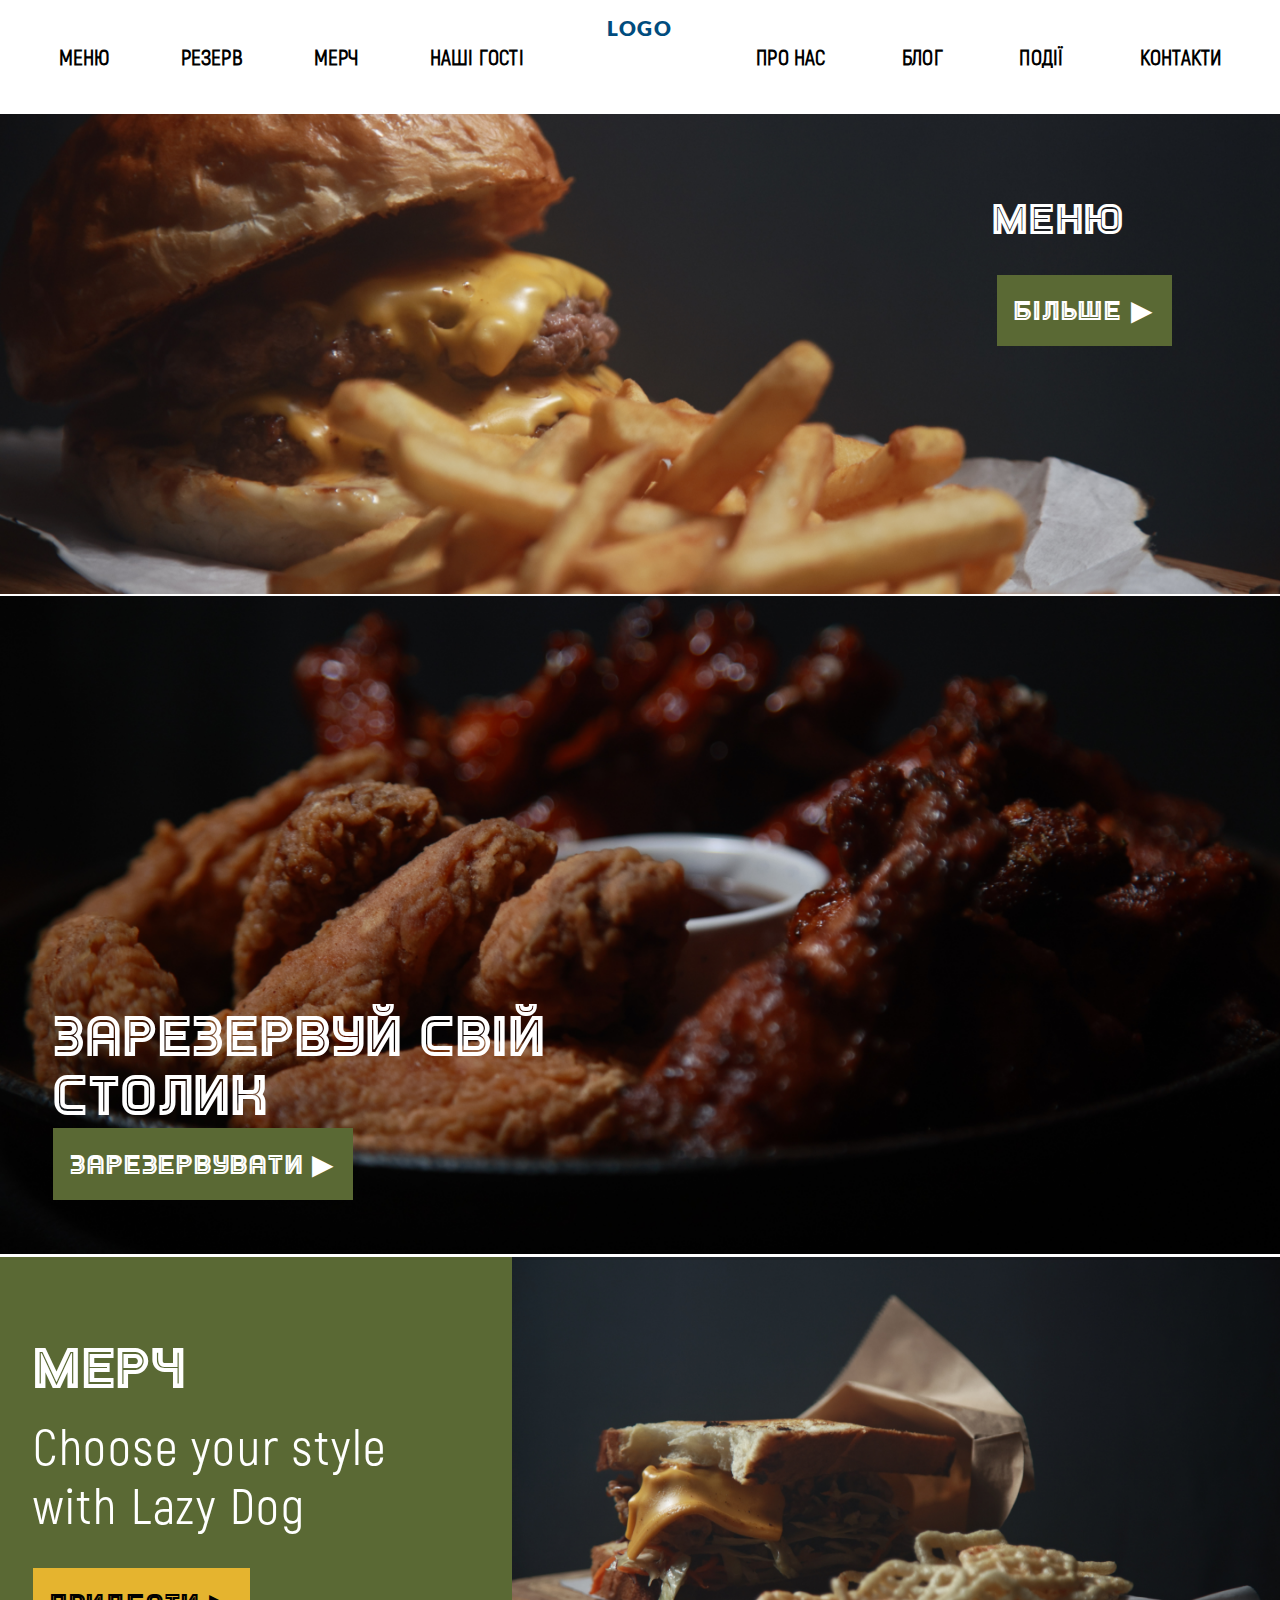
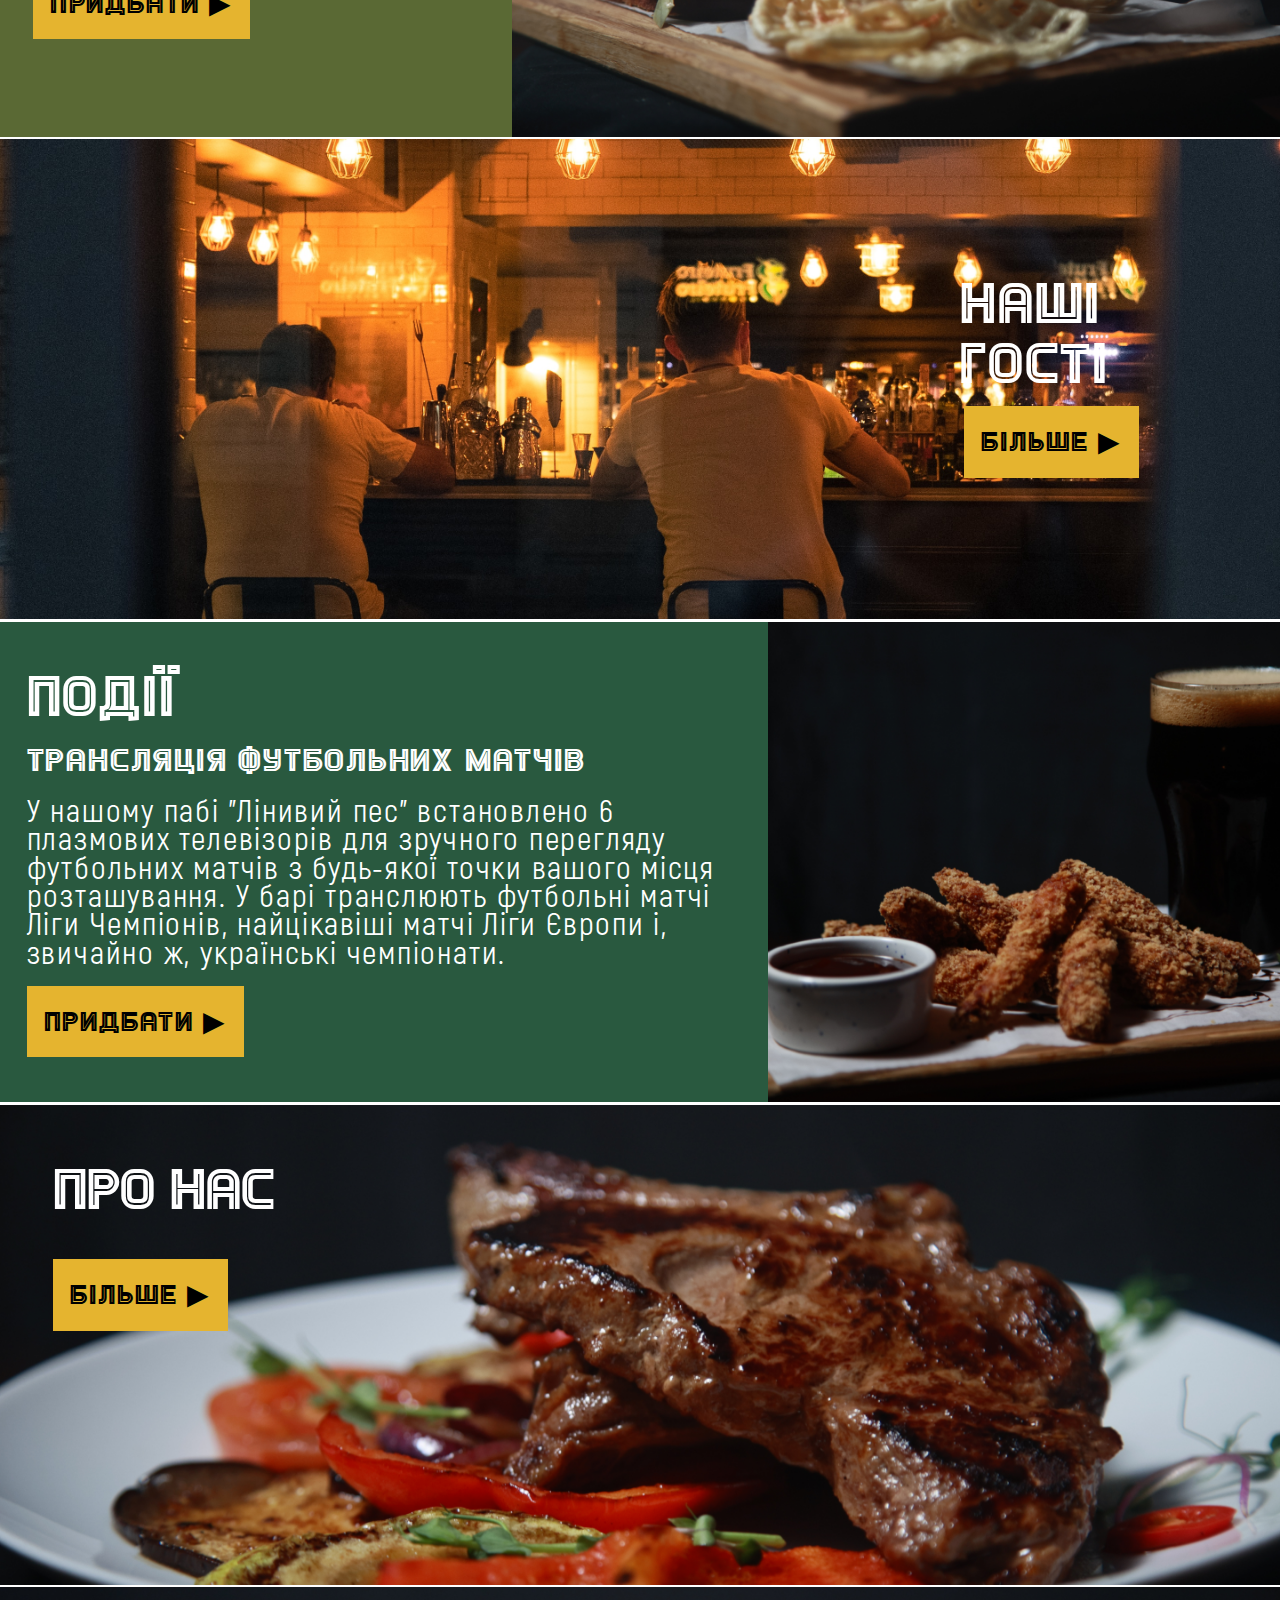
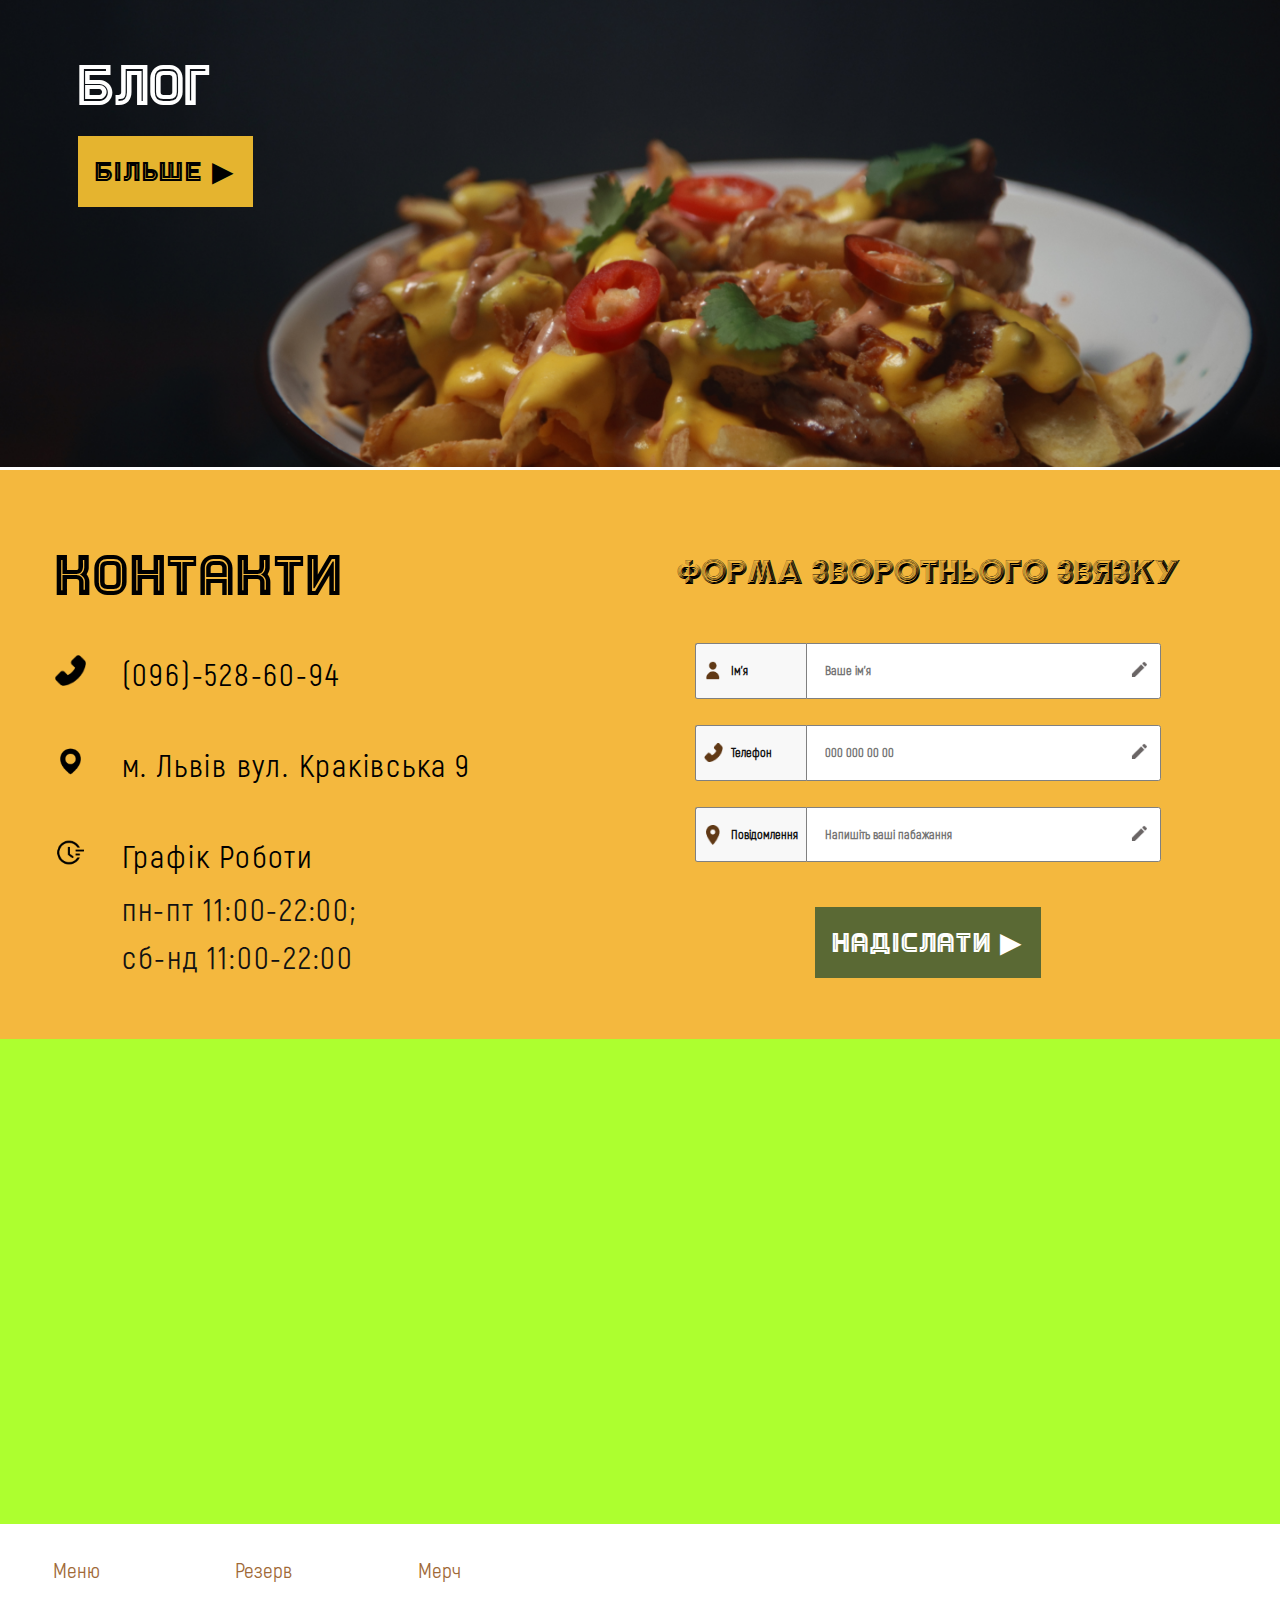
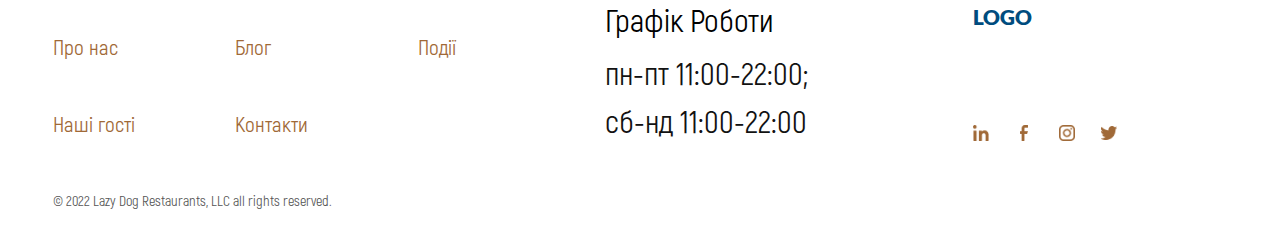
<file: index.html>
<!DOCTYPE html>
<html lang="en">

<head>
    <meta charset="UTF-8">
    <meta http-equiv="X-UA-Compatible" content="IE=edge">
    <meta name="viewport" content="width=device-width, initial-scale=1.0">
    <link rel="stylesheet" href="./css/global-styles.css">
    <link rel="stylesheet" href="./css/home-page.css">
    <title>LazyDog</title>
</head>

<body>

    <div class="container">
        <header class="header">
            <div class="logo-wrapp">
                <div class="logo">
                    <a href="./index.html">
                        LOGO
                    </a>
                </div>
                <button class="burger" id="burger">
                    <img src="./images/icons/burger-open.png" alt="#">
                </button>
            </div>
            <nav class="header-nav">
                <div class="left-part">
                    <ul>
                        <a href="./pages/chose-menu.html">
                            <li>меню</li>
                        </a>
                        <a href="./pages/reserv.html">
                            <li>резерв</li>
                        </a>
                        <a href="./pages/merch.html">
                            <li>мерч</li>
                        </a>
                        <a href="./pages/guests.html">
                            <li>наші гості</li>
                        </a>
                    </ul>
                </div>
                <div class="right-part">
                    <ul>
                        <a href="./pages/about.html">
                            <li>про нас</li>
                        </a>
                        <a href="./pages/blog.html">
                            <li>блог</li>
                        </a>
                        <a href="./pages/events.html">
                            <li>події</li>
                        </a>
                        <a href="./pages/contacts.html">
                            <li>контакти</li>
                        </a>
                    </ul>
                </div>
            </nav>
            <nav class="header-nav_mobile" id="mobileNav">
                <button class="burger__close" id="burger__close">
                    <img src="./images/icons/burger-close.png" alt="#">
                </button>
                <ul>
                    <a href="./pages/chose-menu.html">
                        <li>меню</li>
                    </a>
                    <a href="./pages/reserv.html">
                        <li>резерв</li>
                    </a>
                    <a href="./pages/merch.html">
                        <li>мерч</li>
                    </a>
                    <a href="./pages/guests.html">
                        <li>наші гості</li>
                    </a>
                    <a href="./pages/about.html">
                        <li>про нас</li>
                    </a>
                    <a href="./pages/blog.html">
                        <li>блог</li>
                    </a>
                    <a href="./pages/events.html">
                        <li>події</li>
                    </a>
                    <a href="./pages/contacts.html">
                        <li>контакти</li>
                    </a>
                </ul>
            </nav>
        </header>
        <main>
            <section class="menu-more">
                <img class="menu-more__bg" src="./images/main-1.png" alt="#">
                <div class="menu-more__title">Меню</div>
                <a href="./pages/chose-menu.html">
                    <button class="btn btn_green menu-more__btn">Більше ▶</button>
                </a>
            </section>

            <section class="reserve">
                <img class="reserve__bg" src="./images/main-2.png" alt="#">
                <div class="reserve__title">Зарезервуй свій <br> столик</div>
                <a href="./pages/reserv.html">
                    <button class="btn btn_green reserve__btn">Зарезервувати ▶</button>
                </a>
            </section>

            <section class="merch">
                <div class="merch__text-cont">
                    <div>
                        <div class="merch__title">МЕРЧ</div>
                        <div class="merch__text">Choose your style with Lazy Dog</div>
                        <a href="./pages/merch.html">
                            <button class="btn btn_yellow merch__btn">Придбати ▶</button>
                        </a>
                    </div>
                </div>
                <img class="merch__img" src="./images/main-3.png" alt="#">
            </section>

            <section class="guests">
                <img class="guests__img" src="./images/main-4.png" alt="#">
                <div class="guests__title">Наші Гості</div>
                <a href="./pages/guests.html">
                    <button class="btn btn_yellow guests__btn">Більше ▶</button>
                </a>
            </section>

            <section class="events">
                <div class="events__text-wrap">
                    <div class="events__title">Події</div>
                    <div class="events__subtitle">Трансляція футбольних матчів</div>
                    <div class="events__text">У нашому пабі "Лінивий пес" встановлено 6 плазмових телевізорів для
                        зручного перегляду футбольних матчів з будь-якої точки вашого місця розташування. У барі
                        транслюють футбольні матчі Ліги Чемпіонів, найцікавіші матчі Ліги Європи і, звичайно ж,
                        українські чемпіонати.
                    </div>
                    <a href="./pages/events.html">
                        <button class="btn btn_yellow events__btn">Придбати ▶</button>
                    </a>
                </div>
                <div class="events__img-wrapper"></div>
                <img class="events__img" src="./images/main-5.png" alt="#">
            </section>

            <section class="about">
                <img class="about__img" src="./images/main-6.png" alt="#">
                <div class="about__title">Про нас</div>
                <a href="./pages/about.html">
                    <button class="btn btn_yellow about__btn">Більше ▶</button>
                </a>
            </section>

            <section class="blog">
                <img class="blog__img" src="./images/main-7.png" alt="#">
                <div class="blog__title">Блог</div>
                <a href="./pages/blog.html">
                    <button class="btn btn_yellow blog__btn">Більше ▶</button>
                </a>
            </section>

            <section class="contacts">
                <div class="contacts__info">
                    <div class="contacts__title">Контакти</div>
                    <div class="info-item">
                        <a href="tel:(096)-528-60-94">
                            <img src="images/icons/phone.png" alt="#">
                            (096)-528-60-94
                        </a>
                    </div>
                    <div class="info-item">
                        <a target="_blank"
                            href="https://www.google.com/maps/place/%D0%9B%D1%96%D0%BD%D0%B8%D0%B2%D0%B8%D0%B9+%D0%BF%D0%B5%D1%81/@49.842903,24.030005,16z/data=!4m5!3m4!1s0x0:0xa79c42bbc922c41f!8m2!3d49.8429033!4d24.0300051?hl=uk">
                            <img src="images/icons/map_point.png" alt="#">
                            м. Львів вул. Краківська 9
                        </a>
                    </div>
                    <div class="info-item">
                        <a href="#">
                            <img src="images/icons/schedule.png" alt="#">
                            Графік Роботи <br>
                            <div class="grey_text">
                                пн-пт 11:00-22:00;
                                <br>
                                сб-нд 11:00-22:00
                            </div>
                        </a>
                    </div>
                </div>
                <div class="contacts__form">
                    <div class="contacts__form-title">ФОРМА ЗВОРОТНЬОГО ЗВЯЗКУ</div>
                    <label for="name">
                        <div class="form-item">
                            <div class="form-item__icon">
                                <img src="./images/icons/brown_user.png" alt="#">
                                <div>Ім'я</div>
                            </div>
                            <input type="text" id="name" placeholder="Ваше ім'я">
                            <img class="grey-pencil" src="./images/icons/grey_pencil.png" alt="#">
                        </div>
                    </label>
                    <label for="phone">
                        <div class="form-item">
                            <div class="form-item__icon">
                                <img src="./images/icons/brown_phone.png" alt="#">
                                <div>Телефон</div>
                            </div>
                            <input type="number" id="phone" placeholder="000 000 00 00">
                            <img class="grey-pencil" src="./images/icons/grey_pencil.png" alt="#">
                        </div>
                    </label>
                    <label for="massage">
                        <div class="form-item">
                            <div class="form-item__icon">
                                <img src="./images/icons/brown_map_point.png" alt="#">
                                <div>Повідомлення</div>
                            </div>
                            <input type="text" id="massage" placeholder="Напишіть ваші пабажання">
                            <img class="grey-pencil" src="./images/icons/grey_pencil.png" alt="#">
                        </div>
                    </label>
                    <input type="button" value="Надіслати ▶" class="btn btn_green contacts__form-btn">
                </div>
            </section>

            <section class="google-map">
                <iframe
                    src="https://www.google.com/maps/embed?pb=!1m18!1m12!1m3!1d2572.9760927512602!2d24.027430176186034!3d49.84290673092235!2m3!1f0!2f0!3f0!3m2!1i1024!2i768!4f13.1!3m3!1m2!1s0x473add6d79db8049%3A0xa79c42bbc922c41f!2z0JvRltC90LjQstC40Lkg0L_QtdGB!5e0!3m2!1suk!2sua!4v1670945607813!5m2!1suk!2sua"
                    width="100%" height="100%" style="border:0;" allowfullscreen="" loading="lazy"
                    referrerpolicy="no-referrer-when-downgrade"></iframe>
            </section>
        </main>
        <footer class="footer">
            <div class="footer__info">

                <div class="footer__nav">
                    <div class="footer__nav-item"><a href="./pages/chose-menu.html">Меню</a></div>
                    <div class="footer__nav-item"><a href="./pages/reserv.html">Резерв</a></div>
                    <div class="footer__nav-item"><a href="./pages/merch.html">Мерч</a></div>
                    <div class="footer__nav-item"><a href="./pages/about.html">Про нас</a></div>
                    <div class="footer__nav-item"><a href="./pages/blog.html">Блог</a></div>
                    <div class="footer__nav-item"><a href="./pages/events.html">Події</a></div>
                    <div class="footer__nav-item"><a href="./pages/guests.html">Наші гості</a></div>
                    <div class="footer__nav-item"><a href="./pages/contacts.html">Контакти</a></div>
                </div>

                <div class="footer__shedule">
                    <a href="#">
                        Графік Роботи <br>
                        <div class="grey_text">
                            пн-пт 11:00-22:00;
                            <br>
                            сб-нд 11:00-22:00
                        </div>
                    </a>
                </div>

                <div class="footer__logoSocials">
                    <div class="footer__logoCont">
                        <a href="./index.html">
                            LOGO
                        </a>
                    </div>
                    <div class="footer__socialsCont">
                        <a href="#"><img src="./images/icons/orange_linkedIn.png" alt="#"></a>
                        <a href="#"><img src="./images/icons/orange_facebook.png" alt="#"></a>
                        <a href="#"><img src="./images/icons/orange_instagram.png" alt="#"></a>
                        <a href="#"><img src="./images/icons/orange_twitter.png" alt="#"></a>
                    </div>
                </div>

            </div>
            <div class="footer__copyright">© 2022 Lazy Dog Restaurants, LLC all rights reserved.</div>
        </footer>
    </div>

    <script src="./js/main.js"></script>
</body>

</html>
</file>
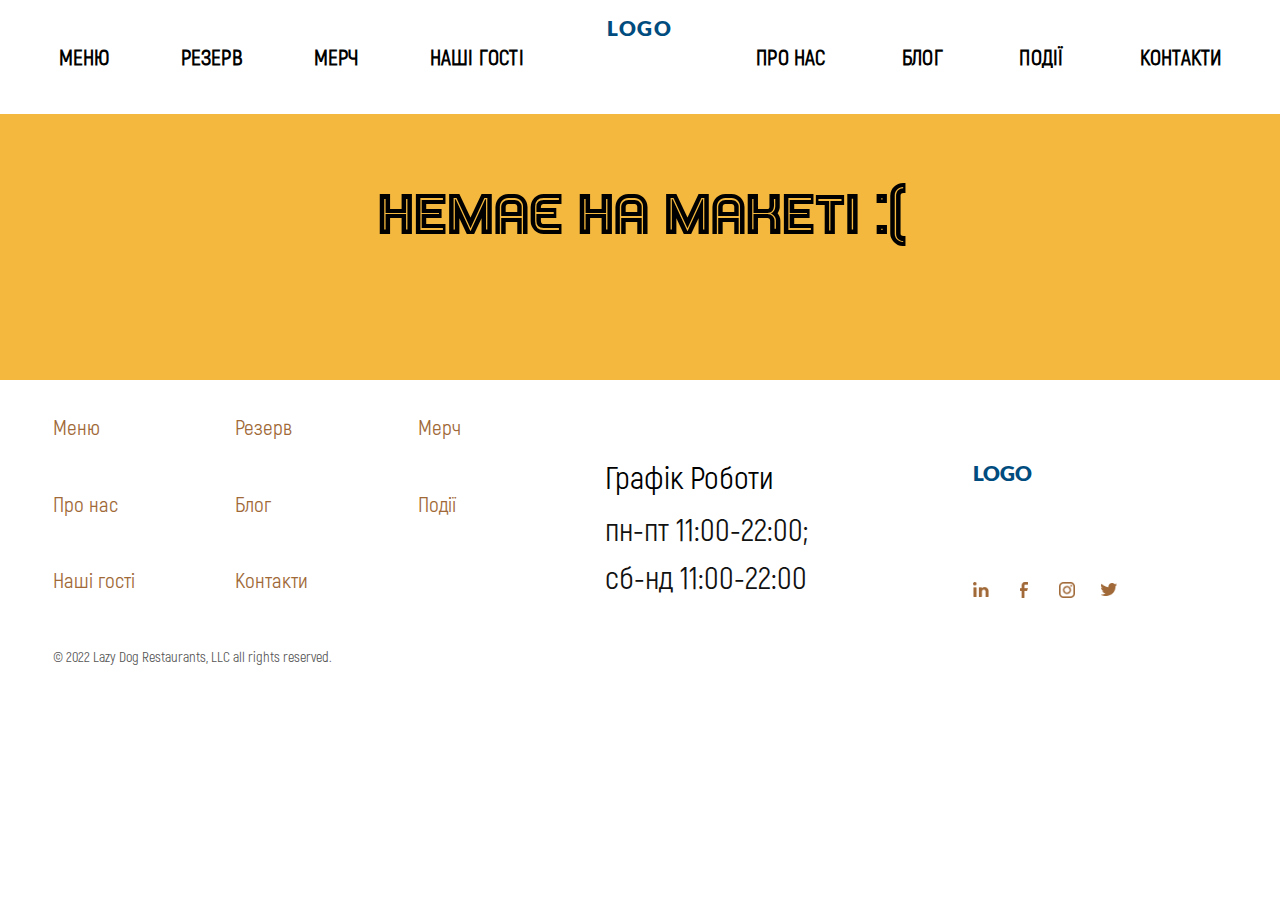
<file: pages/about.html>
<!DOCTYPE html>
<html lang="en">

<head>
    <meta charset="UTF-8">
    <meta http-equiv="X-UA-Compatible" content="IE=edge">
    <meta name="viewport" content="width=device-width, initial-scale=1.0">
    <link rel="stylesheet" href="../css/global-styles.css">
    <title>LazyDog | About</title>
</head>

<body>
    <header class="header">
        <div class="logo-wrapp">
            <div class="logo">
                <a href="../index.html">
                    LOGO
                </a>
            </div>
            <button class="burger" id="burger">
                <img src="../images/icons/burger-open.png" alt="#">
            </button>
        </div>
        <nav class="header-nav">
            <div class="left-part">
                <ul>
                    <a href="../pages/chose-menu.html">
                        <li>меню</li>
                    </a>
                    <a href="../pages/reserv.html">
                        <li>резерв</li>
                    </a>
                    <a href="../pages/merch.html">
                        <li>мерч</li>
                    </a>
                    <a href="../pages/guests.html">
                        <li>наші гості</li>
                    </a>
                </ul>
            </div>
            <div class="right-part">
                <ul>
                    <a href="../pages/about.html">
                        <li>про нас</li>
                    </a>
                    <a href="../pages/blog.html">
                        <li>блог</li>
                    </a>
                    <a href="../pages/events.html">
                        <li>події</li>
                    </a>
                    <a href="../pages/contacts.html">
                        <li>контакти</li>
                    </a>
                </ul>
            </div>
        </nav>
        <nav class="header-nav_mobile" id="mobileNav">
            <button class="burger__close" id="burger__close">
                <img src="../images/icons/burger-close.png" alt="#">
            </button>
            <ul>
                <a href="../pages/chose-menu.html">
                    <li>меню</li>
                </a>
                <a href="../pages/reserv.html">
                    <li>резерв</li>
                </a>
                <a href="../pages/merch.html">
                    <li>мерч</li>
                </a>
                <a href="../pages/guests.html">
                    <li>наші гості</li>
                </a>
                <a href="../pages/about.html">
                    <li>про нас</li>
                </a>
                <a href="../pages/blog.html">
                    <li>блог</li>
                </a>
                <a href="../pages/events.html">
                    <li>події</li>
                </a>
                <a href="../pages/contacts.html">
                    <li>контакти</li>
                </a>
            </ul>
        </nav>
    </header>
    <main>
        <div class="not_have_in_maket">
            Немає на макеті :(
        </div>
    </main>
    <footer class="footer">
        <div class="footer__info">

            <div class="footer__nav">
                <div class="footer__nav-item"><a href="../pages/chose-menu.html">Меню</a></div>
                <div class="footer__nav-item"><a href="../pages/reserv.html">Резерв</a></div>
                <div class="footer__nav-item"><a href="../pages/merch.html">Мерч</a></div>
                <div class="footer__nav-item"><a href="../pages/about.html">Про нас</a></div>
                <div class="footer__nav-item"><a href="../pages/blog.html">Блог</a></div>
                <div class="footer__nav-item"><a href="../pages/events.html">Події</a></div>
                <div class="footer__nav-item"><a href="../pages/guests.html">Наші гості</a></div>
                <div class="footer__nav-item"><a href="../pages/contacts.html">Контакти</a></div>
            </div>

            <div class="footer__shedule">
                <a href="#">
                    Графік Роботи <br>
                    <div class="grey_text">
                        пн-пт 11:00-22:00;
                        <br>
                        сб-нд 11:00-22:00
                    </div>
                </a>
            </div>

            <div class="footer__logoSocials">
                <div class="footer__logoCont">
                    <a href="../index.html">
                        LOGO
                    </a>
                </div>
                <div class="footer__socialsCont">
                    <a href="#"><img src="../images/icons/orange_linkedIn.png" alt="#"></a>
                    <a href="#"><img src="../images/icons/orange_facebook.png" alt="#"></a>
                    <a href="#"><img src="../images/icons/orange_instagram.png" alt="#"></a>
                    <a href="#"><img src="../images/icons/orange_twitter.png" alt="#"></a>
                </div>
            </div>

        </div>
        <div class="footer__copyright">© 2022 Lazy Dog Restaurants, LLC all rights reserved.</div>
    </footer>

    <script src="../js/main.js"></script>
</body>

</html>
</file>
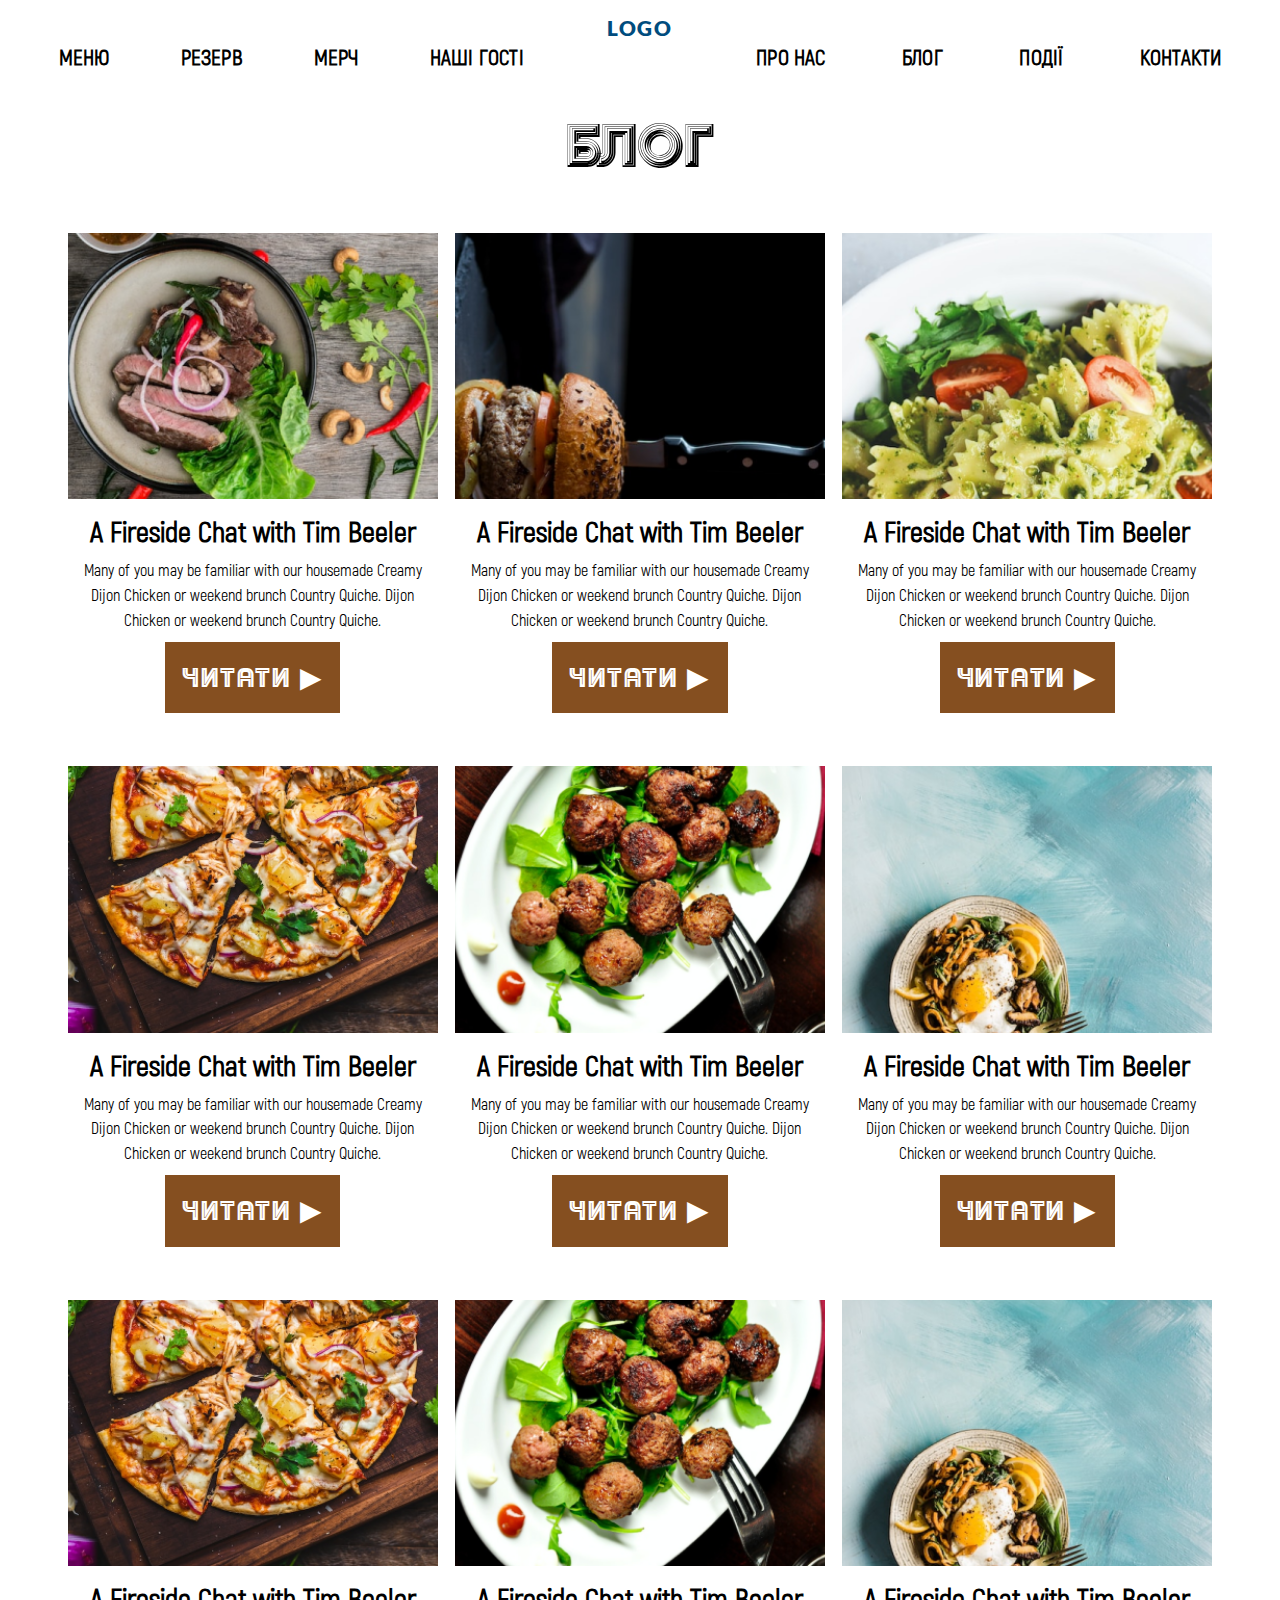
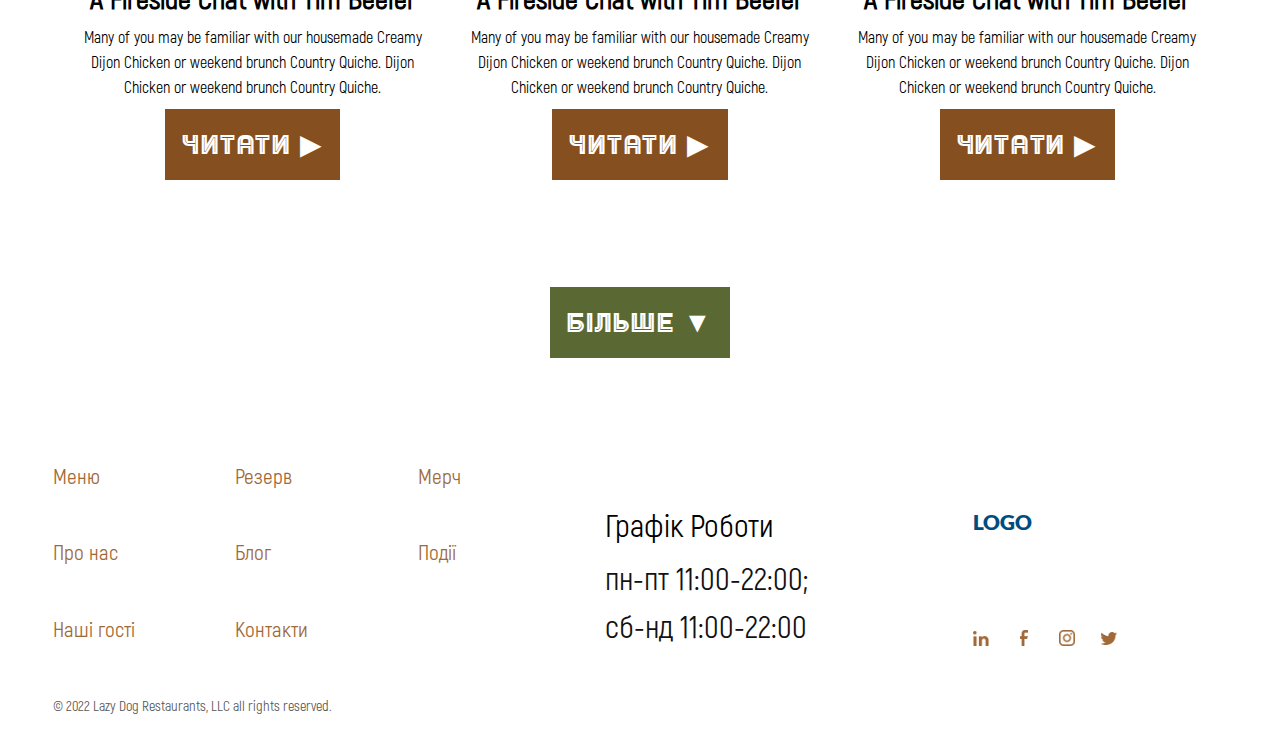
<file: pages/blog.html>
<!DOCTYPE html>
<html lang="en">
<head>
    <meta charset="UTF-8">
    <meta http-equiv="X-UA-Compatible" content="IE=edge">
    <meta name="viewport" content="width=device-width, initial-scale=1.0">
    <link rel="stylesheet" href="../css/global-styles.css">
    <link rel="stylesheet" href="../css/blog-page.css">
    <title>LazyDog | Blog</title>
</head>
<body>
    <header class="header">
        <div class="logo-wrapp">
            <div class="logo">
                <a href="../index.html">
                    LOGO
                </a>
            </div>
            <button class="burger" id="burger">
                <img src="../images/icons/burger-open.png" alt="#">
            </button>
        </div>
        <nav class="header-nav">
            <div class="left-part">
                <ul>
                    <a href="../pages/chose-menu.html">
                        <li>меню</li>
                    </a>
                    <a href="../pages/reserv.html">
                        <li>резерв</li>
                    </a>
                    <a href="../pages/merch.html">
                        <li>мерч</li>
                    </a>
                    <a href="../pages/guests.html">
                        <li>наші гості</li>
                    </a>
                </ul>
            </div>
            <div class="right-part">
                <ul>
                    <a href="../pages/about.html">
                        <li>про нас</li>
                    </a>
                    <a href="../pages/blog.html">
                        <li>блог</li>
                    </a>
                    <a href="../pages/events.html">
                        <li>події</li>
                    </a>
                    <a href="../pages/contacts.html">
                        <li>контакти</li>
                    </a>
                </ul>
            </div>
        </nav>
        <nav class="header-nav_mobile" id="mobileNav">
            <button class="burger__close" id="burger__close">
                <img src="../images/icons/burger-close.png" alt="#">
            </button>
            <ul>
                <a href="../pages/chose-menu.html">
                    <li>меню</li>
                </a>
                <a href="../pages/reserv.html">
                    <li>резерв</li>
                </a>
                <a href="../pages/merch.html">
                    <li>мерч</li>
                </a>
                <a href="../pages/guests.html">
                    <li>наші гості</li>
                </a>
                <a href="../pages/about.html">
                    <li>про нас</li>
                </a>
                <a href="../pages/blog.html">
                    <li>блог</li>
                </a>
                <a href="../pages/events.html">
                    <li>події</li>
                </a>
                <a href="../pages/contacts.html">
                    <li>контакти</li>
                </a>
            </ul>
        </nav>
    </header>
    <main>
        <section class="blog-page">
            <div class="blog-page__title">Блог</div>
            <div class="blog-page__content">
                <div class="blog-content__item">
                    <img src="../images/blog-1.png" alt="#">
                    <div class="text_wrap">
                        <div class="title">A Fireside Chat with Tim Beeler</div>
                        <div class="text">
                            Many of you may be familiar with our housemade Creamy Dijon Chicken or weekend brunch Country Quiche. Dijon Chicken or weekend brunch Country Quiche.
                        </div>
                        <div class="blog-content__btn-cont">
                            <a href="../pages/one-blog.html">
                                <button class="btn btn_brown">Читати ▶</button>
                            </a>
                        </div>
                    </div>
                </div>

                <div class="blog-content__item">
                    <img src="../images/blog-2.png" alt="#">
                    <div class="text_wrap">
                        <div class="title">A Fireside Chat with Tim Beeler</div>
                        <div class="text">
                            Many of you may be familiar with our housemade Creamy Dijon Chicken or weekend brunch Country Quiche. Dijon Chicken or weekend brunch Country Quiche.
                        </div>
                        <div class="blog-content__btn-cont">
                            <a href="../pages/one-blog.html">
                                <button class="btn btn_brown">Читати ▶</button>
                            </a>
                        </div>
                    </div>
                </div>

                <div class="blog-content__item">
                    <img src="../images/blog-3.png" alt="#">
                    <div class="text_wrap">
                        <div class="title">A Fireside Chat with Tim Beeler</div>
                        <div class="text">
                            Many of you may be familiar with our housemade Creamy Dijon Chicken or weekend brunch Country Quiche. Dijon Chicken or weekend brunch Country Quiche.
                        </div>
                        <div class="blog-content__btn-cont">
                            <a href="../pages/one-blog.html">
                                <button class="btn btn_brown">Читати ▶</button>
                            </a>
                        </div>
                    </div>
                </div>

                <div class="blog-content__item">
                    <img src="../images/blog-4.png" alt="#">
                    <div class="text_wrap">
                        <div class="title">A Fireside Chat with Tim Beeler</div>
                        <div class="text">
                            Many of you may be familiar with our housemade Creamy Dijon Chicken or weekend brunch Country Quiche. Dijon Chicken or weekend brunch Country Quiche.
                        </div>
                        <div class="blog-content__btn-cont">
                            <a href="../pages/one-blog.html">
                                <button class="btn btn_brown">Читати ▶</button>
                            </a>
                        </div>
                    </div>
                </div>

                <div class="blog-content__item">
                    <img src="../images/blog-5.png" alt="#">
                    <div class="text_wrap">
                        <div class="title">A Fireside Chat with Tim Beeler</div>
                        <div class="text">
                            Many of you may be familiar with our housemade Creamy Dijon Chicken or weekend brunch Country Quiche. Dijon Chicken or weekend brunch Country Quiche.
                        </div>
                        <div class="blog-content__btn-cont">
                            <a href="../pages/one-blog.html">
                                <button class="btn btn_brown">Читати ▶</button>
                            </a>
                        </div>
                    </div>
                </div>

                <div class="blog-content__item">
                    <img src="../images/blog-6.png" alt="#">
                    <div class="text_wrap">
                        <div class="title">A Fireside Chat with Tim Beeler</div>
                        <div class="text">
                            Many of you may be familiar with our housemade Creamy Dijon Chicken or weekend brunch Country Quiche. Dijon Chicken or weekend brunch Country Quiche.
                        </div>
                        <div class="blog-content__btn-cont">
                            <a href="../pages/one-blog.html">
                                <button class="btn btn_brown">Читати ▶</button>
                            </a>
                        </div>
                    </div>
                </div>

                <div class="blog-content__item">
                    <img src="../images/blog-4.png" alt="#">
                    <div class="text_wrap">
                        <div class="title">A Fireside Chat with Tim Beeler</div>
                        <div class="text">
                            Many of you may be familiar with our housemade Creamy Dijon Chicken or weekend brunch Country Quiche. Dijon Chicken or weekend brunch Country Quiche.
                        </div>
                        <div class="blog-content__btn-cont">
                            <a href="../pages/one-blog.html">
                                <button class="btn btn_brown">Читати ▶</button>
                            </a>
                        </div>
                    </div>
                </div>

                <div class="blog-content__item">
                    <img src="../images/blog-5.png" alt="#">
                    <div class="text_wrap">
                        <div class="title">A Fireside Chat with Tim Beeler</div>
                        <div class="text">
                            Many of you may be familiar with our housemade Creamy Dijon Chicken or weekend brunch Country Quiche. Dijon Chicken or weekend brunch Country Quiche.
                        </div>
                        <div class="blog-content__btn-cont">
                            <a href="../pages/one-blog.html">
                                <button class="btn btn_brown">Читати ▶</button>
                            </a>
                        </div>
                    </div>
                </div>

                <div class="blog-content__item">
                    <img src="../images/blog-6.png" alt="#">
                    <div class="text_wrap">
                        <div class="title">A Fireside Chat with Tim Beeler</div>
                        <div class="text">
                            Many of you may be familiar with our housemade Creamy Dijon Chicken or weekend brunch Country Quiche. Dijon Chicken or weekend brunch Country Quiche.
                        </div>
                        <div class="blog-content__btn-cont">
                            <a href="../pages/one-blog.html">
                                <button class="btn btn_brown">Читати ▶</button>
                            </a>
                        </div>
                    </div>
                </div>
            </div>
            <div class="btn-cont">
                <button class="btn btn_green">Більше ▼</button>
            </div>
        </section>
    </main>
    <footer class="footer">
        <div class="footer__info">

            <div class="footer__nav">
                <div class="footer__nav-item"><a href="../pages/chose-menu.html">Меню</a></div>
                <div class="footer__nav-item"><a href="../pages/reserv.html">Резерв</a></div>
                <div class="footer__nav-item"><a href="../pages/merch.html">Мерч</a></div>
                <div class="footer__nav-item"><a href="../pages/about.html">Про нас</a></div>
                <div class="footer__nav-item"><a href="../pages/blog.html">Блог</a></div>
                <div class="footer__nav-item"><a href="../pages/events.html">Події</a></div>
                <div class="footer__nav-item"><a href="../pages/guests.html">Наші гості</a></div>
                <div class="footer__nav-item"><a href="../pages/contacts.html">Контакти</a></div>
            </div>

            <div class="footer__shedule">
                <a href="#">
                    Графік Роботи <br>
                    <div class="grey_text">
                        пн-пт 11:00-22:00;
                        <br>
                        сб-нд 11:00-22:00
                    </div>
                </a>
            </div>

            <div class="footer__logoSocials">
                <div class="footer__logoCont">
                    <a href="../index.html">
                        LOGO
                    </a>
                </div>
                <div class="footer__socialsCont">
                    <a href="#"><img src="../images/icons/orange_linkedIn.png" alt="#"></a>
                    <a href="#"><img src="../images/icons/orange_facebook.png" alt="#"></a>
                    <a href="#"><img src="../images/icons/orange_instagram.png" alt="#"></a>
                    <a href="#"><img src="../images/icons/orange_twitter.png" alt="#"></a>
                </div>
            </div>

        </div>
        <div class="footer__copyright">© 2022 Lazy Dog Restaurants, LLC all rights reserved.</div>
    </footer>

    <script src="../js/main.js"></script>
</body>
</html>
</file>
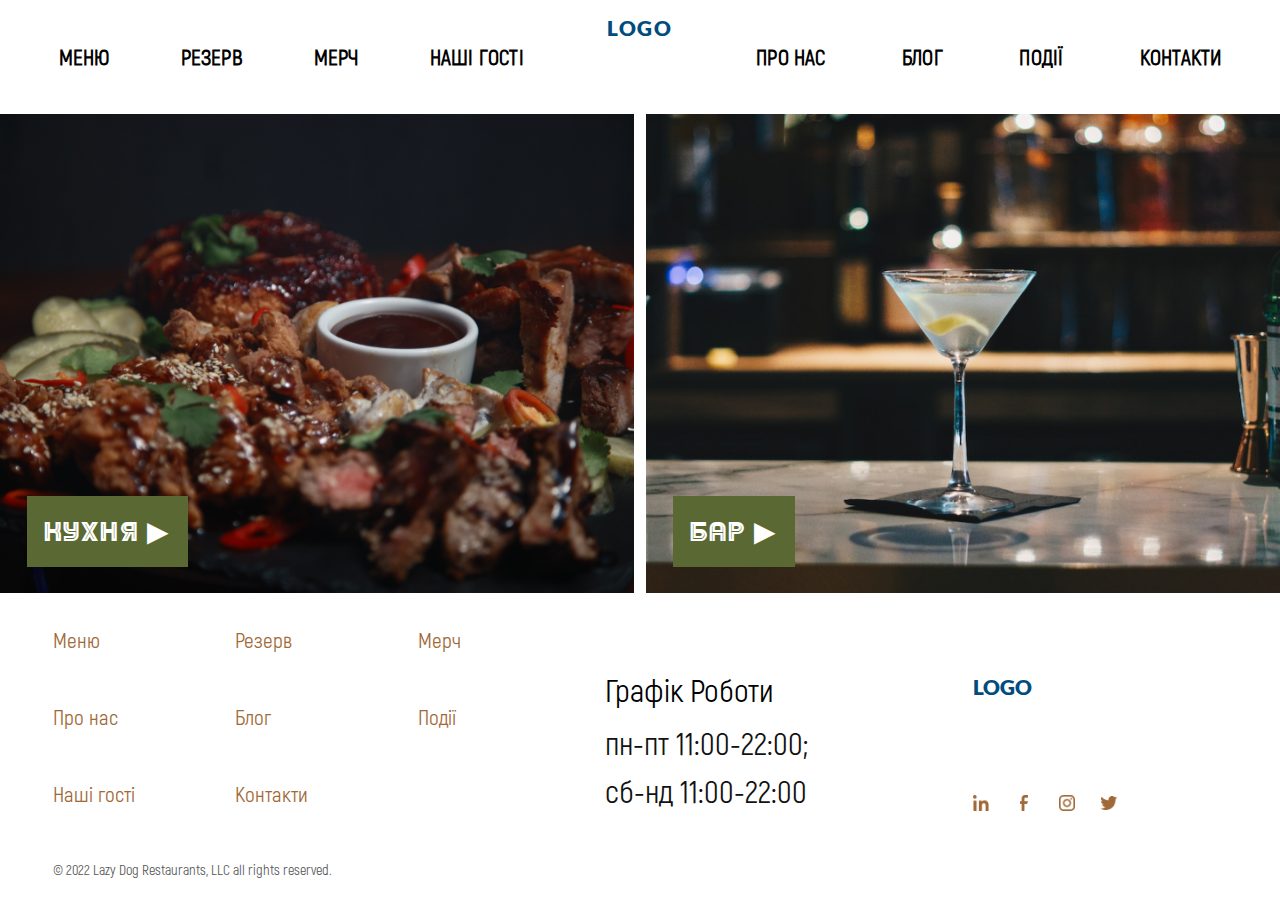
<file: pages/chose-menu.html>
<!DOCTYPE html>
<html lang="en">

<head>
    <meta charset="UTF-8">
    <meta http-equiv="X-UA-Compatible" content="IE=edge">
    <meta name="viewport" content="width=device-width, initial-scale=1.0">
    <link rel="stylesheet" href="../css/global-styles.css">
    <link rel="stylesheet" href="../css/chose-menu.css">
    <title>LazyDog | Choose menu</title>
</head>

<body>
    <header class="header">
        <div class="logo-wrapp">
            <div class="logo">
                <a href="../index.html">
                    LOGO
                </a>
            </div>
            <button class="burger" id="burger">
                <img src="../images/icons/burger-open.png" alt="#">
            </button>
        </div>
        <nav class="header-nav">
            <div class="left-part">
                <ul>
                    <a href="../pages/chose-menu.html">
                        <li>меню</li>
                    </a>
                    <a href="../pages/reserv.html">
                        <li>резерв</li>
                    </a>
                    <a href="../pages/merch.html">
                        <li>мерч</li>
                    </a>
                    <a href="../pages/guests.html">
                        <li>наші гості</li>
                    </a>
                </ul>
            </div>
            <div class="right-part">
                <ul>
                    <a href="../pages/about.html">
                        <li>про нас</li>
                    </a>
                    <a href="../pages/blog.html">
                        <li>блог</li>
                    </a>
                    <a href="../pages/events.html">
                        <li>події</li>
                    </a>
                    <a href="../pages/contacts.html">
                        <li>контакти</li>
                    </a>
                </ul>
            </div>
        </nav>
        <nav class="header-nav_mobile" id="mobileNav">
            <button class="burger__close" id="burger__close">
                <img src="../images/icons/burger-close.png" alt="#">
            </button>
            <ul>
                <a href="../pages/chose-menu.html">
                    <li>меню</li>
                </a>
                <a href="../pages/reserv.html">
                    <li>резерв</li>
                </a>
                <a href="../pages/merch.html">
                    <li>мерч</li>
                </a>
                <a href="../pages/guests.html">
                    <li>наші гості</li>
                </a>
                <a href="../pages/about.html">
                    <li>про нас</li>
                </a>
                <a href="../pages/blog.html">
                    <li>блог</li>
                </a>
                <a href="../pages/events.html">
                    <li>події</li>
                </a>
                <a href="../pages/contacts.html">
                    <li>контакти</li>
                </a>
            </ul>
        </nav>
    </header>
    <main>
        <section class="choose">
            <div class="kitchen">
                <img src="../images/menu_page-1.png" alt="#">
                <a href="../pages/menu-kitchen.html">
                    <button class="btn btn_green kitchen__btn">Кухня ▶</button>
                </a>
            </div>
            <div class="bar">
                <img src="../images/menu_page-2.png" alt="#">
                <a href="../pages/menu-bar.html">
                    <button class="btn btn_green bar__btn">Бар ▶</button>
                </a>
            </div>
        </section>
    </main>
    <footer class="footer">
        <div class="footer__info">

            <div class="footer__nav">
                <div class="footer__nav-item"><a href="../pages/chose-menu.html">Меню</a></div>
                <div class="footer__nav-item"><a href="../pages/reserv.html">Резерв</a></div>
                <div class="footer__nav-item"><a href="../pages/merch.html">Мерч</a></div>
                <div class="footer__nav-item"><a href="../pages/about.html">Про нас</a></div>
                <div class="footer__nav-item"><a href="../pages/blog.html">Блог</a></div>
                <div class="footer__nav-item"><a href="../pages/events.html">Події</a></div>
                <div class="footer__nav-item"><a href="../pages/guests.html">Наші гості</a></div>
                <div class="footer__nav-item"><a href="../pages/contacts.html">Контакти</a></div>
            </div>

            <div class="footer__shedule">
                <a href="#">
                    Графік Роботи <br>
                    <div class="grey_text">
                        пн-пт 11:00-22:00;
                        <br>
                        сб-нд 11:00-22:00
                    </div>
                </a>
            </div>

            <div class="footer__logoSocials">
                <div class="footer__logoCont">
                    <a href="../index.html">
                        LOGO
                    </a>
                </div>
                <div class="footer__socialsCont">
                    <a href="#"><img src="../images/icons/orange_linkedIn.png" alt="#"></a>
                    <a href="#"><img src="../images/icons/orange_facebook.png" alt="#"></a>
                    <a href="#"><img src="../images/icons/orange_instagram.png" alt="#"></a>
                    <a href="#"><img src="../images/icons/orange_twitter.png" alt="#"></a>
                </div>
            </div>

        </div>
        <div class="footer__copyright">© 2022 Lazy Dog Restaurants, LLC all rights reserved.</div>
    </footer>

    <script src="../js/main.js"></script>
</body>

</html>
</file>
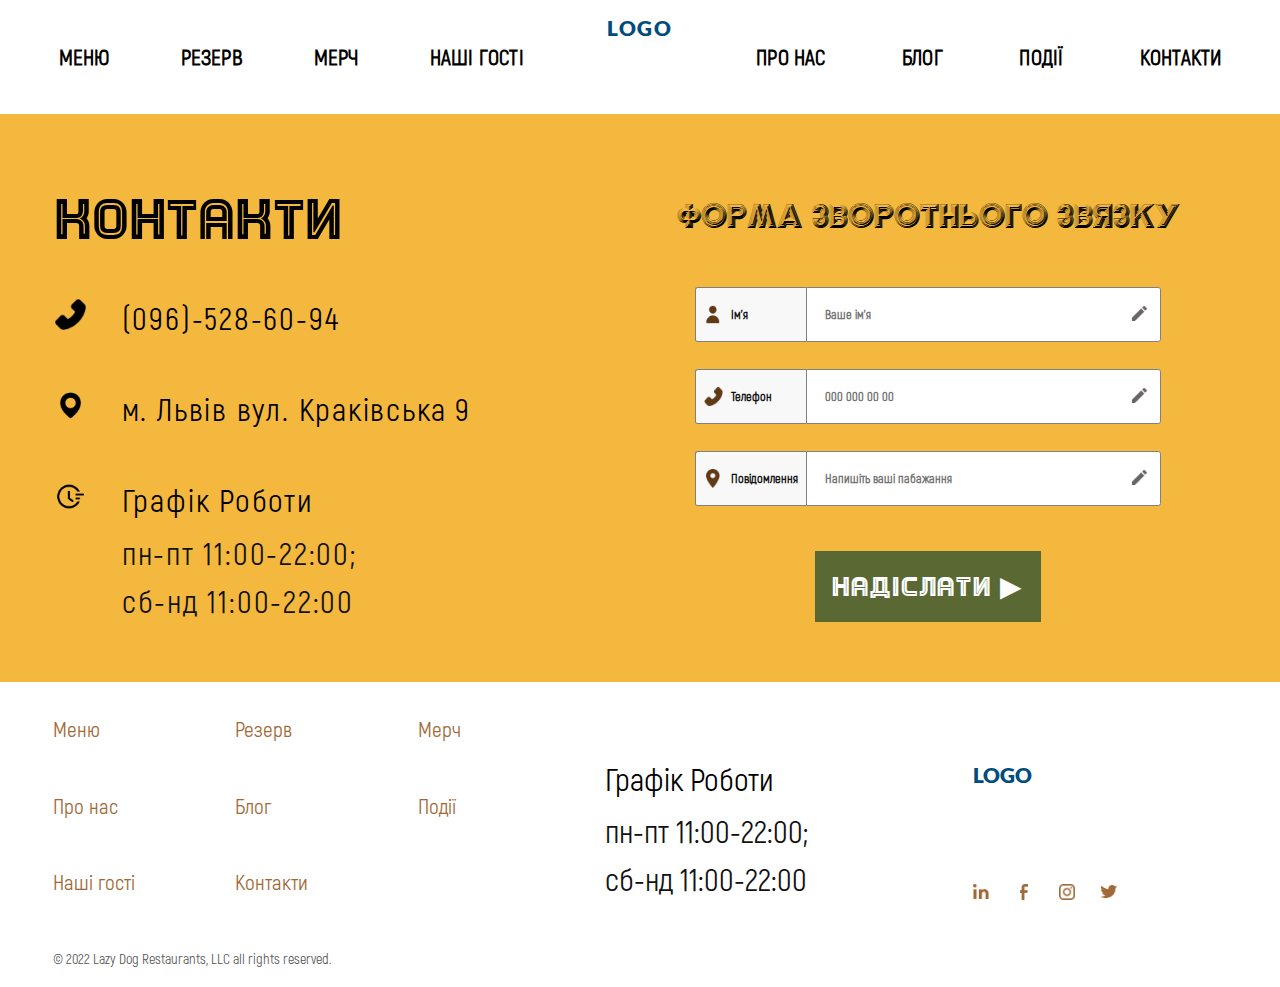
<file: pages/contacts.html>
<!DOCTYPE html>
<html lang="en">

<head>
    <meta charset="UTF-8">
    <meta http-equiv="X-UA-Compatible" content="IE=edge">
    <meta name="viewport" content="width=device-width, initial-scale=1.0">
    <link rel="stylesheet" href="../css/global-styles.css">
    <link rel="stylesheet" href="../css/contacts-page.css">
    <title>LazyDog | Contacts</title>
</head>

<body>
    <header class="header">
        <div class="logo-wrapp">
            <div class="logo">
                <a href="../index.html">
                    LOGO
                </a>
            </div>
            <button class="burger" id="burger">
                <img src="../images/icons/burger-open.png" alt="#">
            </button>
        </div>
        <nav class="header-nav">
            <div class="left-part">
                <ul>
                    <a href="../pages/chose-menu.html">
                        <li>меню</li>
                    </a>
                    <a href="../pages/reserv.html">
                        <li>резерв</li>
                    </a>
                    <a href="../pages/merch.html">
                        <li>мерч</li>
                    </a>
                    <a href="../pages/guests.html">
                        <li>наші гості</li>
                    </a>
                </ul>
            </div>
            <div class="right-part">
                <ul>
                    <a href="../pages/about.html">
                        <li>про нас</li>
                    </a>
                    <a href="../pages/blog.html">
                        <li>блог</li>
                    </a>
                    <a href="../pages/events.html">
                        <li>події</li>
                    </a>
                    <a href="../pages/contacts.html">
                        <li>контакти</li>
                    </a>
                </ul>
            </div>
        </nav>
        <nav class="header-nav_mobile" id="mobileNav">
            <button class="burger__close" id="burger__close">
                <img src="../images/icons/burger-close.png" alt="#">
            </button>
            <ul>
                <a href="../pages/chose-menu.html">
                    <li>меню</li>
                </a>
                <a href="../pages/reserv.html">
                    <li>резерв</li>
                </a>
                <a href="../pages/merch.html">
                    <li>мерч</li>
                </a>
                <a href="../pages/guests.html">
                    <li>наші гості</li>
                </a>
                <a href="../pages/about.html">
                    <li>про нас</li>
                </a>
                <a href="../pages/blog.html">
                    <li>блог</li>
                </a>
                <a href="../pages/events.html">
                    <li>події</li>
                </a>
                <a href="../pages/contacts.html">
                    <li>контакти</li>
                </a>
            </ul>
        </nav>
    </header>

    <main>
        <section class="contacts">
            <div class="contacts__info">
                <div class="contacts__title">Контакти</div>
                <div class="info-item">
                    <a href="tel:(096)-528-60-94">
                        <img src="../images/icons/phone.png" alt="#">
                        (096)-528-60-94
                    </a>
                </div>
                <div class="info-item">
                    <a href="#">
                        <img src="../images/icons/map_point.png" alt="#">
                        м. Львів вул. Краківська 9
                    </a>
                </div>
                <div class="info-item">
                    <a href="#">
                        <img src="../images/icons/schedule.png" alt="#">
                        Графік Роботи <br>
                        <div class="grey_text">
                            пн-пт 11:00-22:00;
                            <br>
                            сб-нд 11:00-22:00
                        </div>
                    </a>
                </div>
            </div>
            <div class="contacts__form">
                <div class="contacts__form-title">ФОРМА ЗВОРОТНЬОГО ЗВЯЗКУ</div>
                <label for="name">
                    <div class="form-item">
                        <div class="form-item__icon">
                            <img src="../images/icons/brown_user.png" alt="#">
                            <div>Ім'я</div>
                        </div>
                        <input type="text" id="name" placeholder="Ваше ім'я">
                        <img class="grey-pencil" src="../images/icons/grey_pencil.png" alt="#">
                    </div>
                </label>
                <label for="phone">
                    <div class="form-item">
                        <div class="form-item__icon">
                            <img src="../images/icons/brown_phone.png" alt="#">
                            <div>Телефон</div>
                        </div>
                        <input type="number" id="phone" placeholder="000 000 00 00">
                        <img class="grey-pencil" src="../images/icons/grey_pencil.png" alt="#">
                    </div>
                </label>
                <label for="massage">
                    <div class="form-item">
                        <div class="form-item__icon">
                            <img src="../images/icons/brown_map_point.png" alt="#">
                            <div>Повідомлення</div>
                        </div>
                        <input type="text" id="massage" placeholder="Напишіть ваші пабажання">
                        <img class="grey-pencil" src="../images/icons/grey_pencil.png" alt="#">
                    </div>
                </label>
                <input type="button" value="Надіслати ▶" class="btn btn_green contacts__form-btn">
            </div>
        </section>
    </main>
    <footer class="footer">
        <div class="footer__info">

            <div class="footer__nav">
                <div class="footer__nav-item"><a href="../pages/chose-menu.html">Меню</a></div>
                <div class="footer__nav-item"><a href="../pages/reserv.html">Резерв</a></div>
                <div class="footer__nav-item"><a href="../pages/merch.html">Мерч</a></div>
                <div class="footer__nav-item"><a href="../pages/about.html">Про нас</a></div>
                <div class="footer__nav-item"><a href="../pages/blog.html">Блог</a></div>
                <div class="footer__nav-item"><a href="../pages/events.html">Події</a></div>
                <div class="footer__nav-item"><a href="../pages/guests.html">Наші гості</a></div>
                <div class="footer__nav-item"><a href="../pages/contacts.html">Контакти</a></div>
            </div>

            <div class="footer__shedule">
                <a href="#">
                    Графік Роботи <br>
                    <div class="grey_text">
                        пн-пт 11:00-22:00;
                        <br>
                        сб-нд 11:00-22:00
                    </div>
                </a>
            </div>

            <div class="footer__logoSocials">
                <div class="footer__logoCont">
                    <a href="../index.html">
                        LOGO
                    </a>
                </div>
                <div class="footer__socialsCont">
                    <a href="#"><img src="../images/icons/orange_linkedIn.png" alt="#"></a>
                    <a href="#"><img src="../images/icons/orange_facebook.png" alt="#"></a>
                    <a href="#"><img src="../images/icons/orange_instagram.png" alt="#"></a>
                    <a href="#"><img src="../images/icons/orange_twitter.png" alt="#"></a>
                </div>
            </div>

        </div>
        <div class="footer__copyright">© 2022 Lazy Dog Restaurants, LLC all rights reserved.</div>
    </footer>

    <script src="../js/main.js"></script>
</body>

</html>
</file>
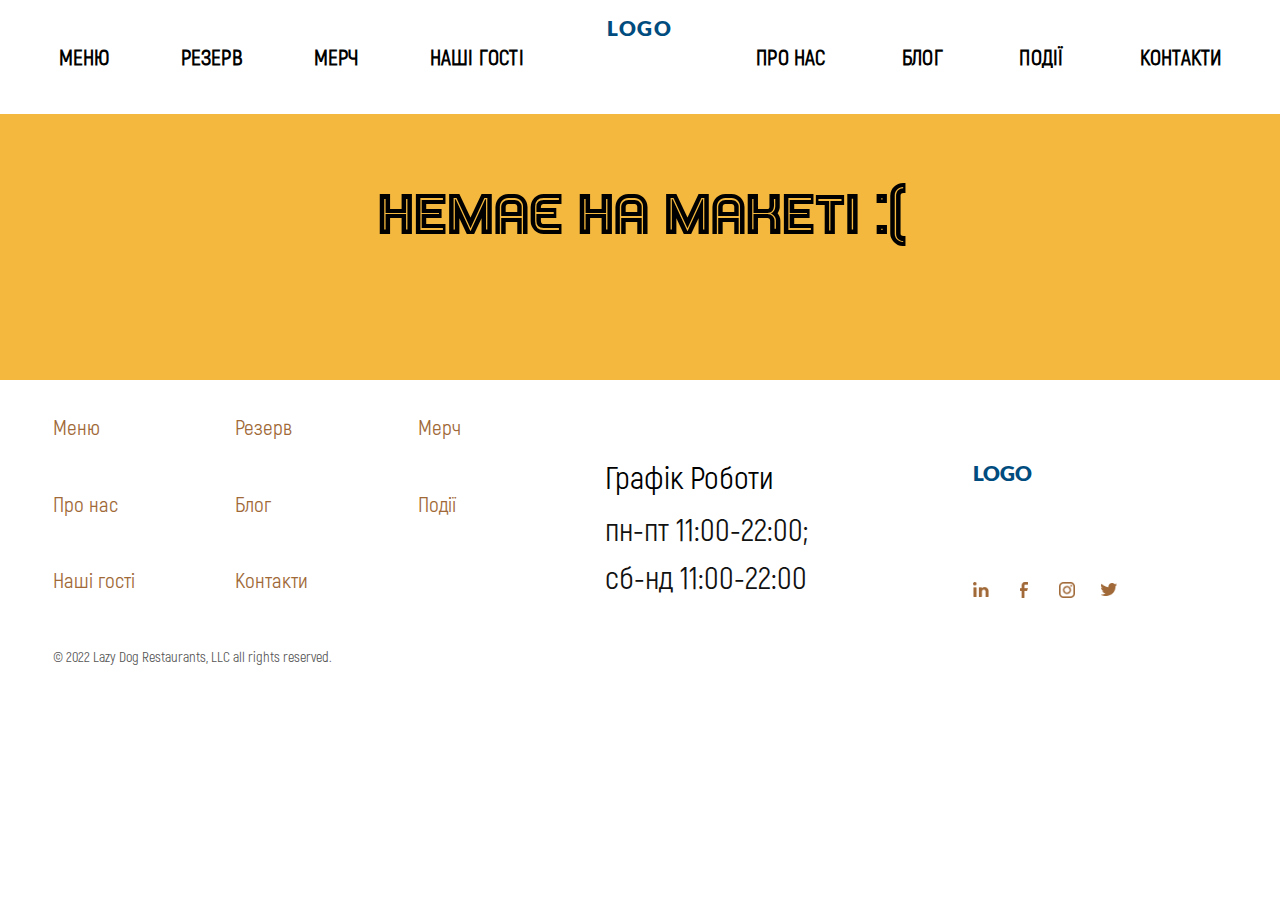
<file: pages/events.html>
<!DOCTYPE html>
<html lang="en">

<head>
    <meta charset="UTF-8">
    <meta http-equiv="X-UA-Compatible" content="IE=edge">
    <meta name="viewport" content="width=device-width, initial-scale=1.0">
    <link rel="stylesheet" href="../css/global-styles.css">
    <title>LazyDog | Events</title>
</head>

<body>
    <header class="header">
        <div class="logo-wrapp">
            <div class="logo">
                <a href="../index.html">
                    LOGO
                </a>
            </div>
            <button class="burger" id="burger">
                <img src="../images/icons/burger-open.png" alt="#">
            </button>
        </div>
        <nav class="header-nav">
            <div class="left-part">
                <ul>
                    <a href="../pages/chose-menu.html">
                        <li>меню</li>
                    </a>
                    <a href="../pages/reserv.html">
                        <li>резерв</li>
                    </a>
                    <a href="../pages/merch.html">
                        <li>мерч</li>
                    </a>
                    <a href="../pages/guests.html">
                        <li>наші гості</li>
                    </a>
                </ul>
            </div>
            <div class="right-part">
                <ul>
                    <a href="../pages/about.html">
                        <li>про нас</li>
                    </a>
                    <a href="../pages/blog.html">
                        <li>блог</li>
                    </a>
                    <a href="../pages/events.html">
                        <li>події</li>
                    </a>
                    <a href="../pages/contacts.html">
                        <li>контакти</li>
                    </a>
                </ul>
            </div>
        </nav>
        <nav class="header-nav_mobile" id="mobileNav">
            <button class="burger__close" id="burger__close">
                <img src="../images/icons/burger-close.png" alt="#">
            </button>
            <ul>
                <a href="../pages/chose-menu.html">
                    <li>меню</li>
                </a>
                <a href="../pages/reserv.html">
                    <li>резерв</li>
                </a>
                <a href="../pages/merch.html">
                    <li>мерч</li>
                </a>
                <a href="../pages/guests.html">
                    <li>наші гості</li>
                </a>
                <a href="../pages/about.html">
                    <li>про нас</li>
                </a>
                <a href="../pages/blog.html">
                    <li>блог</li>
                </a>
                <a href="../pages/events.html">
                    <li>події</li>
                </a>
                <a href="../pages/contacts.html">
                    <li>контакти</li>
                </a>
            </ul>
        </nav>
    </header>
    <main>
        <div class="not_have_in_maket">
            Немає на макеті :(
        </div>
    </main>
    <footer class="footer">
        <div class="footer__info">

            <div class="footer__nav">
                <div class="footer__nav-item"><a href="../pages/chose-menu.html">Меню</a></div>
                <div class="footer__nav-item"><a href="../pages/reserv.html">Резерв</a></div>
                <div class="footer__nav-item"><a href="../pages/merch.html">Мерч</a></div>
                <div class="footer__nav-item"><a href="../pages/about.html">Про нас</a></div>
                <div class="footer__nav-item"><a href="../pages/blog.html">Блог</a></div>
                <div class="footer__nav-item"><a href="../pages/events.html">Події</a></div>
                <div class="footer__nav-item"><a href="../pages/guests.html">Наші гості</a></div>
                <div class="footer__nav-item"><a href="../pages/contacts.html">Контакти</a></div>
            </div>

            <div class="footer__shedule">
                <a href="#">
                    Графік Роботи <br>
                    <div class="grey_text">
                        пн-пт 11:00-22:00;
                        <br>
                        сб-нд 11:00-22:00
                    </div>
                </a>
            </div>

            <div class="footer__logoSocials">
                <div class="footer__logoCont">
                    <a href="../index.html">
                        LOGO
                    </a>
                </div>
                <div class="footer__socialsCont">
                    <a href="#"><img src="../images/icons/orange_linkedIn.png" alt="#"></a>
                    <a href="#"><img src="../images/icons/orange_facebook.png" alt="#"></a>
                    <a href="#"><img src="../images/icons/orange_instagram.png" alt="#"></a>
                    <a href="#"><img src="../images/icons/orange_twitter.png" alt="#"></a>
                </div>
            </div>

        </div>
        <div class="footer__copyright">© 2022 Lazy Dog Restaurants, LLC all rights reserved.</div>
    </footer>

    <script src="../js/main.js"></script>
</body>

</html>
</file>
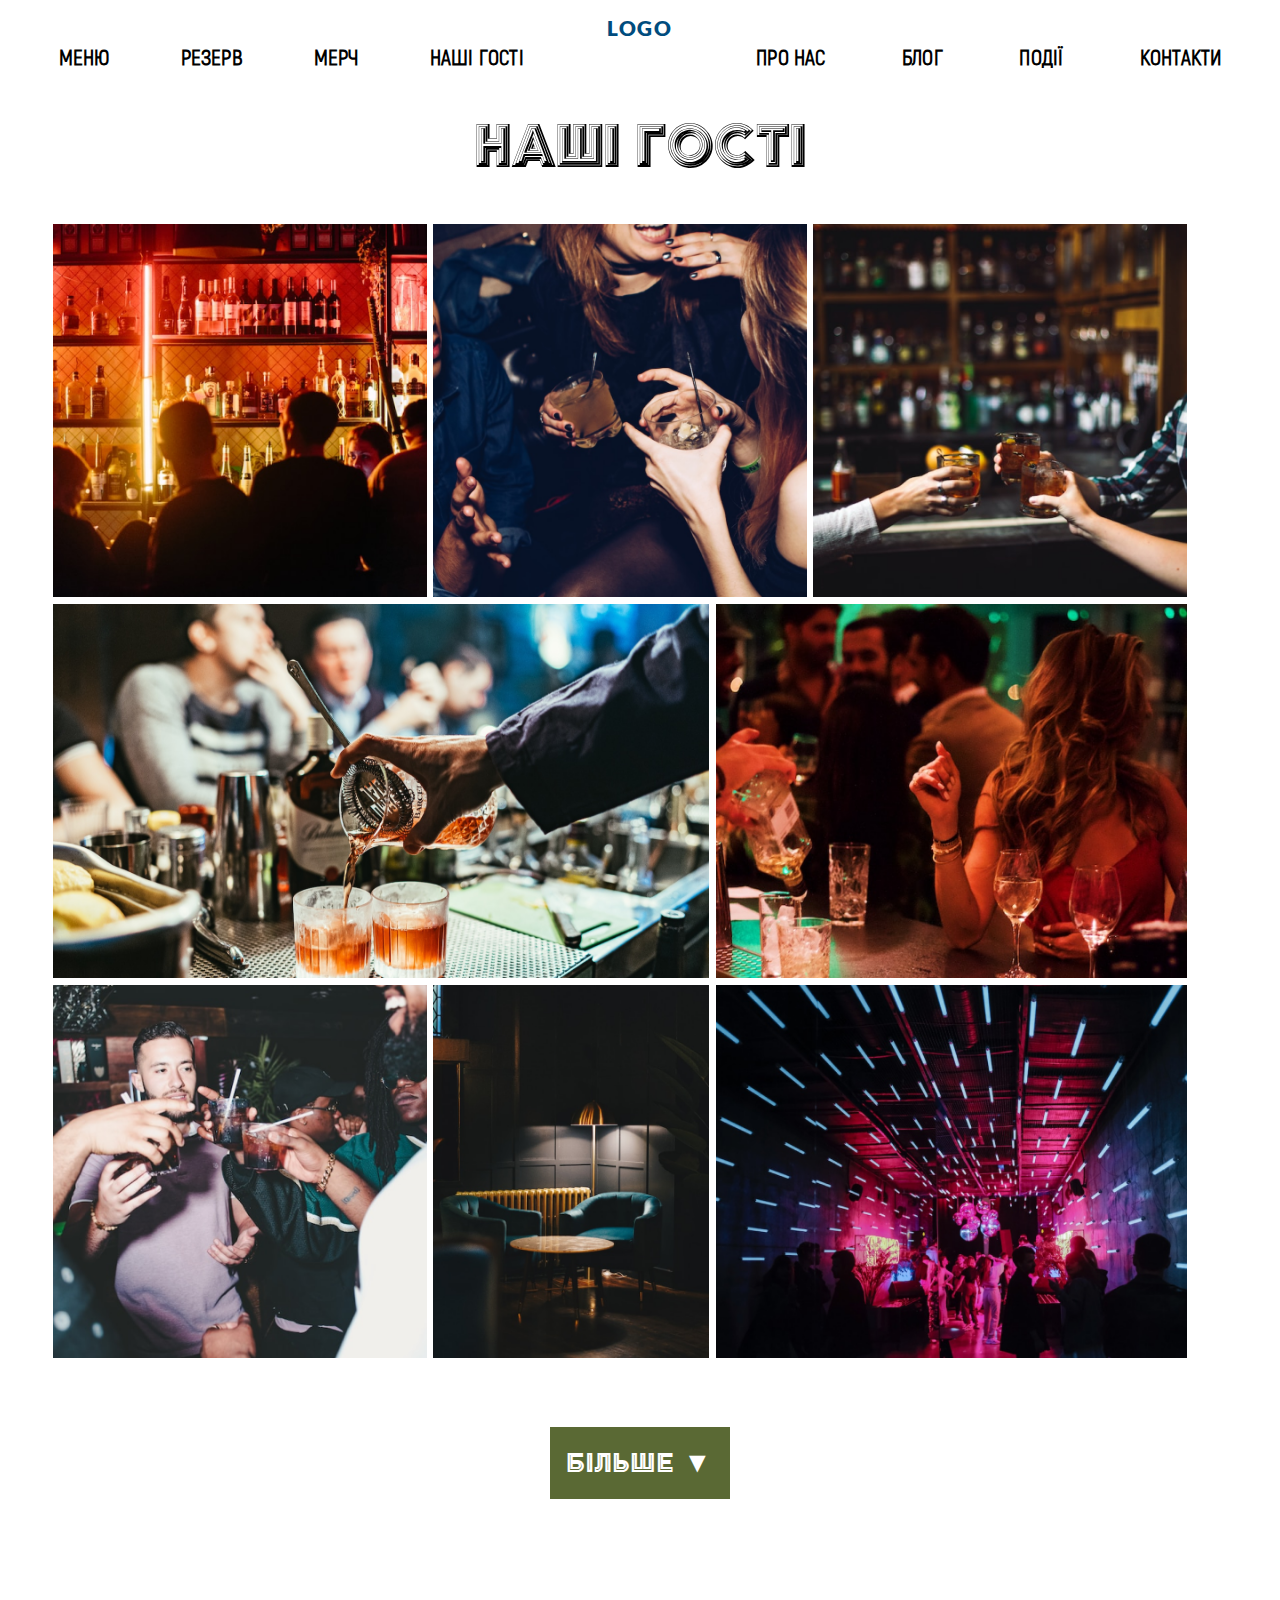
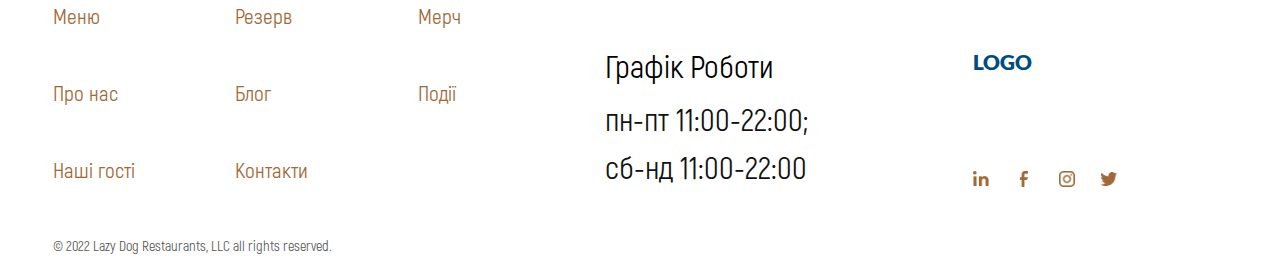
<file: pages/guests.html>
<!DOCTYPE html>
<html lang="en">

<head>
    <meta charset="UTF-8">
    <meta http-equiv="X-UA-Compatible" content="IE=edge">
    <meta name="viewport" content="width=device-width, initial-scale=1.0">
    <link rel="stylesheet" href="../css/global-styles.css">
    <link rel="stylesheet" href="../css/guest-page.css">
    <title>LazyDog | Guests</title>
</head>

<body>
    <header class="header">
        <div class="logo-wrapp">
            <div class="logo">
                <a href="../index.html">
                    LOGO
                </a>
            </div>
            <button class="burger" id="burger">
                <img src="../images/icons/burger-open.png" alt="#">
            </button>
        </div>
        <nav class="header-nav">
            <div class="left-part">
                <ul>
                    <a href="../pages/chose-menu.html">
                        <li>меню</li>
                    </a>
                    <a href="../pages/reserv.html">
                        <li>резерв</li>
                    </a>
                    <a href="../pages/merch.html">
                        <li>мерч</li>
                    </a>
                    <a href="../pages/guests.html">
                        <li>наші гості</li>
                    </a>
                </ul>
            </div>
            <div class="right-part">
                <ul>
                    <a href="../pages/about.html">
                        <li>про нас</li>
                    </a>
                    <a href="../pages/blog.html">
                        <li>блог</li>
                    </a>
                    <a href="../pages/events.html">
                        <li>події</li>
                    </a>
                    <a href="../pages/contacts.html">
                        <li>контакти</li>
                    </a>
                </ul>
            </div>
        </nav>
        <nav class="header-nav_mobile" id="mobileNav">
            <button class="burger__close" id="burger__close">
                <img src="../images/icons/burger-close.png" alt="#">
            </button>
            <ul>
                <a href="../pages/chose-menu.html">
                    <li>меню</li>
                </a>
                <a href="../pages/reserv.html">
                    <li>резерв</li>
                </a>
                <a href="../pages/merch.html">
                    <li>мерч</li>
                </a>
                <a href="../pages/guests.html">
                    <li>наші гості</li>
                </a>
                <a href="../pages/about.html">
                    <li>про нас</li>
                </a>
                <a href="../pages/blog.html">
                    <li>блог</li>
                </a>
                <a href="../pages/events.html">
                    <li>події</li>
                </a>
                <a href="../pages/contacts.html">
                    <li>контакти</li>
                </a>
            </ul>
        </nav>
    </header>
    <main>
        <section class="guests-page">
            <div class="guests-page__title">Наші гості</div>
            <div class="images">
                <img class="guest-image" src="../images/guests-1.png" alt="#">
                <img class="guest-image" src="../images/guests-2.png" alt="#">
                <img class="guest-image" src="../images/guests-3.png" alt="#">
                <img class="guest-image" src="../images/guests-4.png" alt="#">
                <img class="guest-image" src="../images/guests-5.png" alt="#">
                <img class="guest-image" src="../images/guests-6.png" alt="#">
                <img class="guest-image" src="../images/guests-7.png" alt="#">
                <img class="guest-image" src="../images/guests-8.png" alt="#">
            </div>
            <div class="btn-cont">
                <button class="btn btn_green">Більше ▼</button>
            </div>
        </section>
    </main>
    <footer class="footer">
        <div class="footer__info">

            <div class="footer__nav">
                <div class="footer__nav-item"><a href="../pages/chose-menu.html">Меню</a></div>
                <div class="footer__nav-item"><a href="../pages/reserv.html">Резерв</a></div>
                <div class="footer__nav-item"><a href="../pages/merch.html">Мерч</a></div>
                <div class="footer__nav-item"><a href="../pages/about.html">Про нас</a></div>
                <div class="footer__nav-item"><a href="../pages/blog.html">Блог</a></div>
                <div class="footer__nav-item"><a href="../pages/events.html">Події</a></div>
                <div class="footer__nav-item"><a href="../pages/guests.html">Наші гості</a></div>
                <div class="footer__nav-item"><a href="../pages/contacts.html">Контакти</a></div>
            </div>

            <div class="footer__shedule">
                <a href="#">
                    Графік Роботи <br>
                    <div class="grey_text">
                        пн-пт 11:00-22:00;
                        <br>
                        сб-нд 11:00-22:00
                    </div>
                </a>
            </div>

            <div class="footer__logoSocials">
                <div class="footer__logoCont">
                    <a href="../index.html">
                        LOGO
                    </a>
                </div>
                <div class="footer__socialsCont">
                    <a href="#"><img src="../images/icons/orange_linkedIn.png" alt="#"></a>
                    <a href="#"><img src="../images/icons/orange_facebook.png" alt="#"></a>
                    <a href="#"><img src="../images/icons/orange_instagram.png" alt="#"></a>
                    <a href="#"><img src="../images/icons/orange_twitter.png" alt="#"></a>
                </div>
            </div>

        </div>
        <div class="footer__copyright">© 2022 Lazy Dog Restaurants, LLC all rights reserved.</div>
    </footer>

    <script src="../js/main.js"></script>
</body>

</html>
</file>
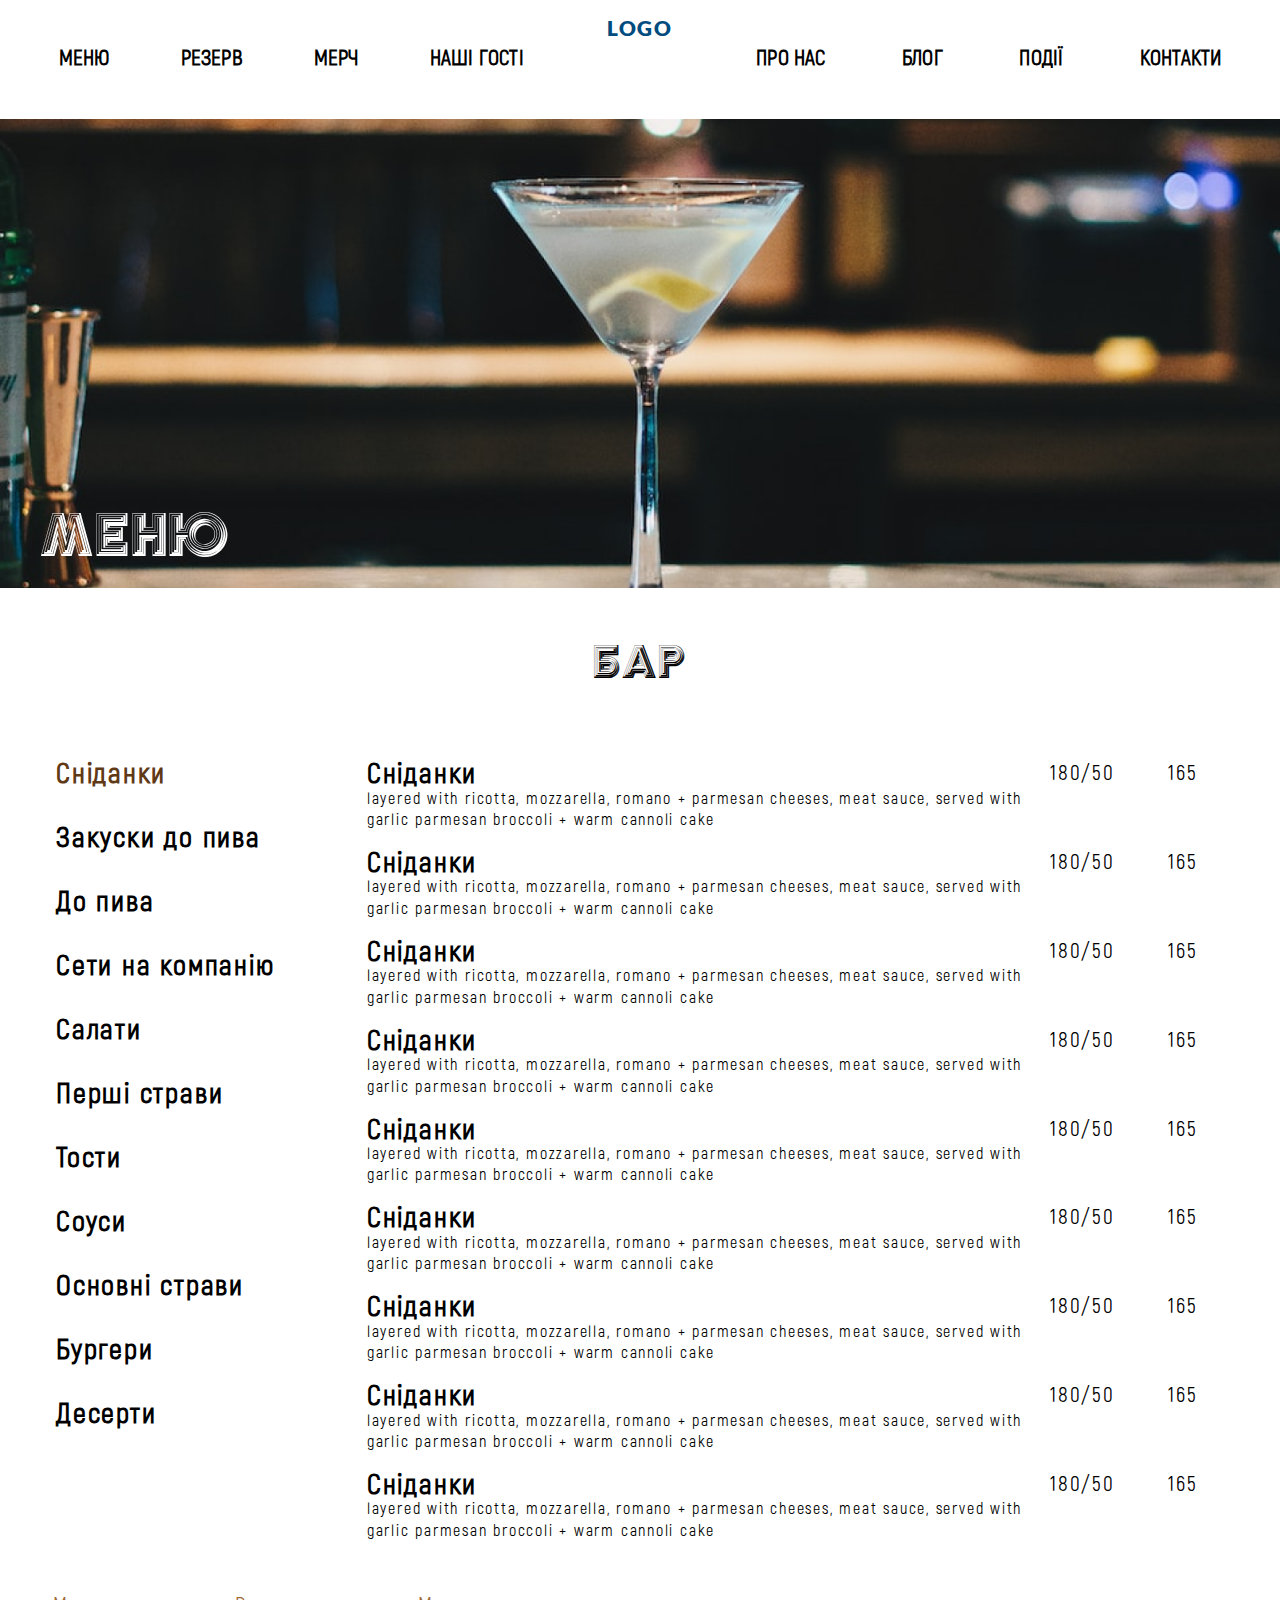
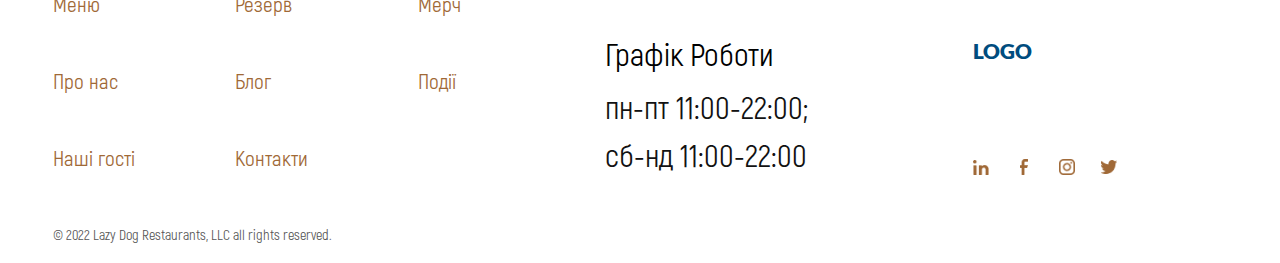
<file: pages/menu-bar.html>
<!DOCTYPE html>
<html lang="en">

<head>
    <meta charset="UTF-8">
    <meta http-equiv="X-UA-Compatible" content="IE=edge">
    <meta name="viewport" content="width=device-width, initial-scale=1.0">
    <link rel="stylesheet" href="../css/global-styles.css">
    <link rel="stylesheet" href="../css/bar-menu.css">
    <title>LazyDog | Bar menu</title>
</head>

<body>
    <header class="header">
        <div class="logo-wrapp">
            <div class="logo">
                <a href="../index.html">
                    LOGO
                </a>
            </div>
            <button class="burger" id="burger">
                <img src="../images/icons/burger-open.png" alt="#">
            </button>
        </div>
        <nav class="header-nav">
            <div class="left-part">
                <ul>
                    <a href="../pages/chose-menu.html">
                        <li>меню</li>
                    </a>
                    <a href="../pages/reserv.html">
                        <li>резерв</li>
                    </a>
                    <a href="../pages/merch.html">
                        <li>мерч</li>
                    </a>
                    <a href="../pages/guests.html">
                        <li>наші гості</li>
                    </a>
                </ul>
            </div>
            <div class="right-part">
                <ul>
                    <a href="../pages/about.html">
                        <li>про нас</li>
                    </a>
                    <a href="../pages/blog.html">
                        <li>блог</li>
                    </a>
                    <a href="../pages/events.html">
                        <li>події</li>
                    </a>
                    <a href="../pages/contacts.html">
                        <li>контакти</li>
                    </a>
                </ul>
            </div>
        </nav>
        <nav class="header-nav_mobile" id="mobileNav">
            <button class="burger__close" id="burger__close">
                <img src="../images/icons/burger-close.png" alt="#">
            </button>
            <ul>
                <a href="../pages/chose-menu.html">
                    <li>меню</li>
                </a>
                <a href="../pages/reserv.html">
                    <li>резерв</li>
                </a>
                <a href="../pages/merch.html">
                    <li>мерч</li>
                </a>
                <a href="../pages/guests.html">
                    <li>наші гості</li>
                </a>
                <a href="../pages/about.html">
                    <li>про нас</li>
                </a>
                <a href="../pages/blog.html">
                    <li>блог</li>
                </a>
                <a href="../pages/events.html">
                    <li>події</li>
                </a>
                <a href="../pages/contacts.html">
                    <li>контакти</li>
                </a>
            </ul>
        </nav>
    </header>
    <main>
        <section class="bar-menu">
            <div class="bar-menu__bg">
                <div class="bg-title">Меню</div>
                <img src="../images/menu_bar-1.png" alt="">
            </div>
            <div class="menu__title">Бар</div>
            <div class="menu__content">

                <div class="chose-category">
                    <div class="category-item category-item_active">Сніданки</div>
                    <div class="category-item">Закуски до пива</div>
                    <div class="category-item">До пива</div>
                    <div class="category-item">Сети на компанію</div>
                    <div class="category-item">Салати</div>
                    <div class="category-item">Перші страви</div>
                    <div class="category-item">Тости</div>
                    <div class="category-item">Соуси</div>
                    <div class="category-item">Основні страви</div>
                    <div class="category-item">Бургери</div>
                    <div class="category-item">Десерти</div>
                </div>
                <div class="current-dishes">
                    <div class="dish">
                        <div class="dish-text">
                            <div class="dish-title">Сніданки</div>
                            <div class="dish-description">
                                layered with ricotta, mozzarella, romano + parmesan cheeses, meat sauce, served with
                                garlic
                                parmesan broccoli + warm cannoli cake
                            </div>
                        </div>
                        <div class="dish-weight">180/50</div>
                        <div class="dish-price">165</div>
                    </div>
                    <div class="dish">
                        <div class="dish-text">
                            <div class="dish-title">Сніданки</div>
                            <div class="dish-description">
                                layered with ricotta, mozzarella, romano + parmesan cheeses, meat sauce, served with
                                garlic
                                parmesan broccoli + warm cannoli cake
                            </div>
                        </div>
                        <div class="dish-weight">180/50</div>
                        <div class="dish-price">165</div>
                    </div>
                    <div class="dish">
                        <div class="dish-text">
                            <div class="dish-title">Сніданки</div>
                            <div class="dish-description">
                                layered with ricotta, mozzarella, romano + parmesan cheeses, meat sauce, served with
                                garlic
                                parmesan broccoli + warm cannoli cake
                            </div>
                        </div>
                        <div class="dish-weight">180/50</div>
                        <div class="dish-price">165</div>
                    </div>
                    <div class="dish">
                        <div class="dish-text">
                            <div class="dish-title">Сніданки</div>
                            <div class="dish-description">
                                layered with ricotta, mozzarella, romano + parmesan cheeses, meat sauce, served with
                                garlic
                                parmesan broccoli + warm cannoli cake
                            </div>
                        </div>
                        <div class="dish-weight">180/50</div>
                        <div class="dish-price">165</div>
                    </div>
                    <div class="dish">
                        <div class="dish-text">
                            <div class="dish-title">Сніданки</div>
                            <div class="dish-description">
                                layered with ricotta, mozzarella, romano + parmesan cheeses, meat sauce, served with
                                garlic
                                parmesan broccoli + warm cannoli cake
                            </div>
                        </div>
                        <div class="dish-weight">180/50</div>
                        <div class="dish-price">165</div>
                    </div>
                    <div class="dish">
                        <div class="dish-text">
                            <div class="dish-title">Сніданки</div>
                            <div class="dish-description">
                                layered with ricotta, mozzarella, romano + parmesan cheeses, meat sauce, served with
                                garlic
                                parmesan broccoli + warm cannoli cake
                            </div>
                        </div>
                        <div class="dish-weight">180/50</div>
                        <div class="dish-price">165</div>
                    </div>
                    <div class="dish">
                        <div class="dish-text">
                            <div class="dish-title">Сніданки</div>
                            <div class="dish-description">
                                layered with ricotta, mozzarella, romano + parmesan cheeses, meat sauce, served with
                                garlic
                                parmesan broccoli + warm cannoli cake
                            </div>
                        </div>
                        <div class="dish-weight">180/50</div>
                        <div class="dish-price">165</div>
                    </div>
                    <div class="dish">
                        <div class="dish-text">
                            <div class="dish-title">Сніданки</div>
                            <div class="dish-description">
                                layered with ricotta, mozzarella, romano + parmesan cheeses, meat sauce, served with
                                garlic
                                parmesan broccoli + warm cannoli cake
                            </div>
                        </div>
                        <div class="dish-weight">180/50</div>
                        <div class="dish-price">165</div>
                    </div>
                    <div class="dish">
                        <div class="dish-text">
                            <div class="dish-title">Сніданки</div>
                            <div class="dish-description">
                                layered with ricotta, mozzarella, romano + parmesan cheeses, meat sauce, served with
                                garlic
                                parmesan broccoli + warm cannoli cake
                            </div>
                        </div>
                        <div class="dish-weight">180/50</div>
                        <div class="dish-price">165</div>
                    </div>
                </div>
            </div>
        </section>
    </main>
    <footer class="footer">
        <div class="footer__info">

            <div class="footer__nav">
                <div class="footer__nav-item"><a href="../pages/chose-menu.html">Меню</a></div>
                <div class="footer__nav-item"><a href="../pages/reserv.html">Резерв</a></div>
                <div class="footer__nav-item"><a href="../pages/merch.html">Мерч</a></div>
                <div class="footer__nav-item"><a href="../pages/about.html">Про нас</a></div>
                <div class="footer__nav-item"><a href="../pages/blog.html">Блог</a></div>
                <div class="footer__nav-item"><a href="../pages/events.html">Події</a></div>
                <div class="footer__nav-item"><a href="../pages/guests.html">Наші гості</a></div>
                <div class="footer__nav-item"><a href="../pages/contacts.html">Контакти</a></div>
            </div>

            <div class="footer__shedule">
                <a href="#">
                    Графік Роботи <br>
                    <div class="grey_text">
                        пн-пт 11:00-22:00;
                        <br>
                        сб-нд 11:00-22:00
                    </div>
                </a>
            </div>

            <div class="footer__logoSocials">
                <div class="footer__logoCont">
                    <a href="../index.html">
                        LOGO
                    </a>
                </div>
                <div class="footer__socialsCont">
                    <a href="#"><img src="../images/icons/orange_linkedIn.png" alt="#"></a>
                    <a href="#"><img src="../images/icons/orange_facebook.png" alt="#"></a>
                    <a href="#"><img src="../images/icons/orange_instagram.png" alt="#"></a>
                    <a href="#"><img src="../images/icons/orange_twitter.png" alt="#"></a>
                </div>
            </div>

        </div>
        <div class="footer__copyright">© 2022 Lazy Dog Restaurants, LLC all rights reserved.</div>
    </footer>

    <script src="../js/main.js"></script>
</body>

</html>
</file>
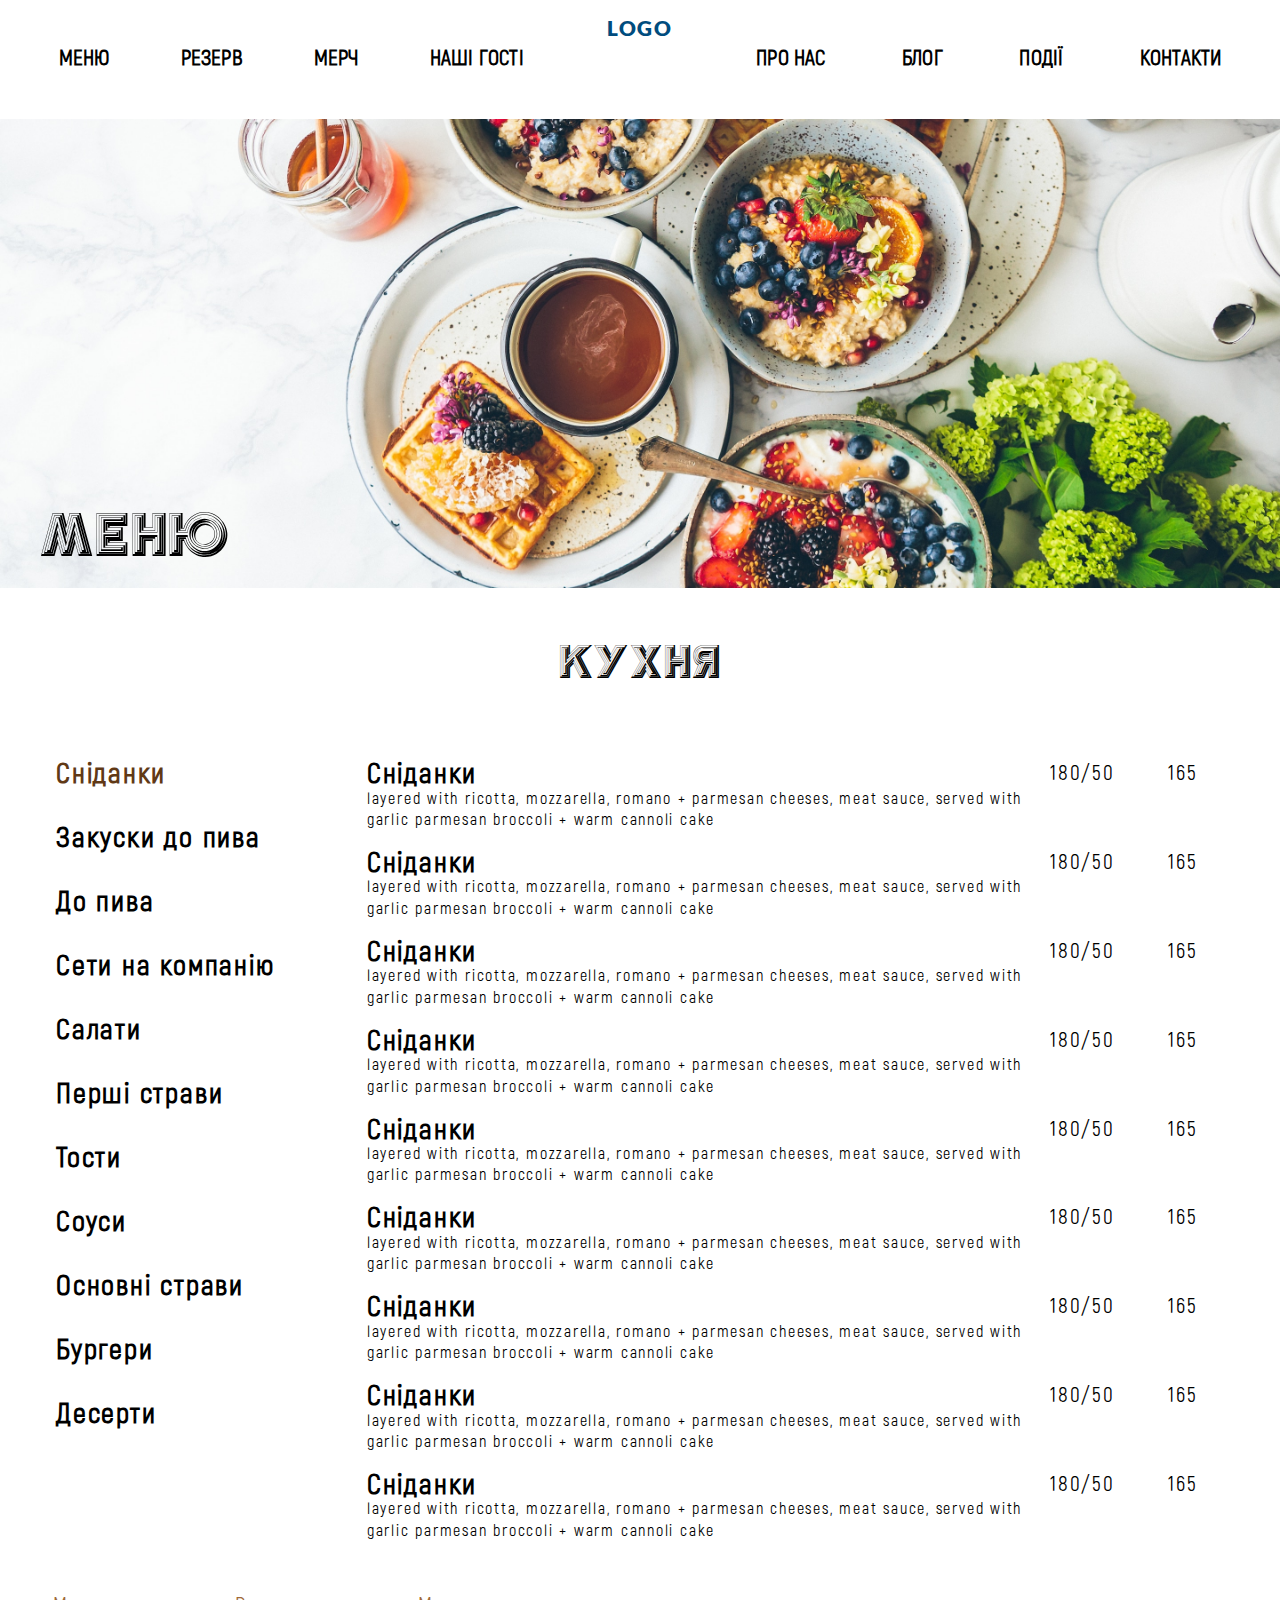
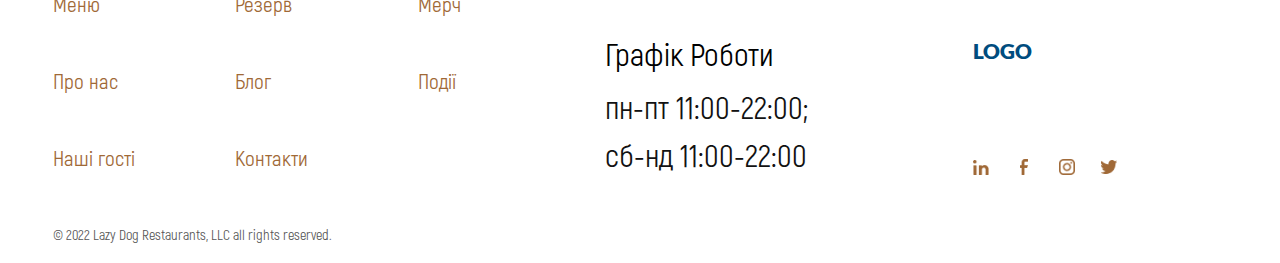
<file: pages/menu-kitchen.html>
<!DOCTYPE html>
<html lang="en">
<head>
    <meta charset="UTF-8">
    <meta http-equiv="X-UA-Compatible" content="IE=edge">
    <meta name="viewport" content="width=device-width, initial-scale=1.0">
    <link rel="stylesheet" href="../css/global-styles.css">
    <link rel="stylesheet" href="../css/kitchen-menu.css">
    <title>LazyDog | Kitchen menu</title>
</head>
<body>
    <header class="header">
        <div class="logo-wrapp">
            <div class="logo">
                <a href="../index.html">
                    LOGO
                </a>
            </div>
            <button class="burger" id="burger">
                <img src="../images/icons/burger-open.png" alt="#">
            </button>
        </div>
        <nav class="header-nav">
            <div class="left-part">
                <ul>
                    <a href="../pages/chose-menu.html">
                        <li>меню</li>
                    </a>
                    <a href="../pages/reserv.html">
                        <li>резерв</li>
                    </a>
                    <a href="../pages/merch.html">
                        <li>мерч</li>
                    </a>
                    <a href="../pages/guests.html">
                        <li>наші гості</li>
                    </a>
                </ul>
            </div>
            <div class="right-part">
                <ul>
                    <a href="../pages/about.html">
                        <li>про нас</li>
                    </a>
                    <a href="../pages/blog.html">
                        <li>блог</li>
                    </a>
                    <a href="../pages/events.html">
                        <li>події</li>
                    </a>
                    <a href="../pages/contacts.html">
                        <li>контакти</li>
                    </a>
                </ul>
            </div>
        </nav>
        <nav class="header-nav_mobile" id="mobileNav">
            <button class="burger__close" id="burger__close">
                <img src="../images/icons/burger-close.png" alt="#">
            </button>
            <ul>
                <a href="../pages/chose-menu.html">
                    <li>меню</li>
                </a>
                <a href="../pages/reserv.html">
                    <li>резерв</li>
                </a>
                <a href="../pages/merch.html">
                    <li>мерч</li>
                </a>
                <a href="../pages/guests.html">
                    <li>наші гості</li>
                </a>
                <a href="../pages/about.html">
                    <li>про нас</li>
                </a>
                <a href="../pages/blog.html">
                    <li>блог</li>
                </a>
                <a href="../pages/events.html">
                    <li>події</li>
                </a>
                <a href="../pages/contacts.html">
                    <li>контакти</li>
                </a>
            </ul>
        </nav>
    </header>
    <main>
        <section class="kitchen-menu">
            <div class="kitchen-menu__bg">
                <div class="bg-title">Меню</div>
                <img src="../images/menu_kitchen-1.png" alt="">
            </div>
            <div class="menu__title">Кухня</div>
            <div class="menu__content">

                <div class="chose-category">
                    <div class="category-item category-item_active">Сніданки</div>
                    <div class="category-item">Закуски до пива</div>
                    <div class="category-item">До пива</div>
                    <div class="category-item">Сети на компанію</div>
                    <div class="category-item">Салати</div>
                    <div class="category-item">Перші страви</div>
                    <div class="category-item">Тости</div>
                    <div class="category-item">Соуси</div>
                    <div class="category-item">Основні страви</div>
                    <div class="category-item">Бургери</div>
                    <div class="category-item">Десерти</div>
                </div>
                <div class="current-dishes">
                    <div class="dish">
                        <div class="dish-text">
                            <div class="dish-title">Сніданки</div>
                            <div class="dish-description">
                                layered with ricotta, mozzarella, romano + parmesan cheeses, meat sauce, served with
                                garlic
                                parmesan broccoli + warm cannoli cake
                            </div>
                        </div>
                        <div class="dish-weight">180/50</div>
                        <div class="dish-price">165</div>
                    </div>
                    <div class="dish">
                        <div class="dish-text">
                            <div class="dish-title">Сніданки</div>
                            <div class="dish-description">
                                layered with ricotta, mozzarella, romano + parmesan cheeses, meat sauce, served with
                                garlic
                                parmesan broccoli + warm cannoli cake
                            </div>
                        </div>
                        <div class="dish-weight">180/50</div>
                        <div class="dish-price">165</div>
                    </div>
                    <div class="dish">
                        <div class="dish-text">
                            <div class="dish-title">Сніданки</div>
                            <div class="dish-description">
                                layered with ricotta, mozzarella, romano + parmesan cheeses, meat sauce, served with
                                garlic
                                parmesan broccoli + warm cannoli cake
                            </div>
                        </div>
                        <div class="dish-weight">180/50</div>
                        <div class="dish-price">165</div>
                    </div>
                    <div class="dish">
                        <div class="dish-text">
                            <div class="dish-title">Сніданки</div>
                            <div class="dish-description">
                                layered with ricotta, mozzarella, romano + parmesan cheeses, meat sauce, served with
                                garlic
                                parmesan broccoli + warm cannoli cake
                            </div>
                        </div>
                        <div class="dish-weight">180/50</div>
                        <div class="dish-price">165</div>
                    </div>
                    <div class="dish">
                        <div class="dish-text">
                            <div class="dish-title">Сніданки</div>
                            <div class="dish-description">
                                layered with ricotta, mozzarella, romano + parmesan cheeses, meat sauce, served with
                                garlic
                                parmesan broccoli + warm cannoli cake
                            </div>
                        </div>
                        <div class="dish-weight">180/50</div>
                        <div class="dish-price">165</div>
                    </div>
                    <div class="dish">
                        <div class="dish-text">
                            <div class="dish-title">Сніданки</div>
                            <div class="dish-description">
                                layered with ricotta, mozzarella, romano + parmesan cheeses, meat sauce, served with
                                garlic
                                parmesan broccoli + warm cannoli cake
                            </div>
                        </div>
                        <div class="dish-weight">180/50</div>
                        <div class="dish-price">165</div>
                    </div>
                    <div class="dish">
                        <div class="dish-text">
                            <div class="dish-title">Сніданки</div>
                            <div class="dish-description">
                                layered with ricotta, mozzarella, romano + parmesan cheeses, meat sauce, served with
                                garlic
                                parmesan broccoli + warm cannoli cake
                            </div>
                        </div>
                        <div class="dish-weight">180/50</div>
                        <div class="dish-price">165</div>
                    </div>
                    <div class="dish">
                        <div class="dish-text">
                            <div class="dish-title">Сніданки</div>
                            <div class="dish-description">
                                layered with ricotta, mozzarella, romano + parmesan cheeses, meat sauce, served with
                                garlic
                                parmesan broccoli + warm cannoli cake
                            </div>
                        </div>
                        <div class="dish-weight">180/50</div>
                        <div class="dish-price">165</div>
                    </div>
                    <div class="dish">
                        <div class="dish-text">
                            <div class="dish-title">Сніданки</div>
                            <div class="dish-description">
                                layered with ricotta, mozzarella, romano + parmesan cheeses, meat sauce, served with
                                garlic
                                parmesan broccoli + warm cannoli cake
                            </div>
                        </div>
                        <div class="dish-weight">180/50</div>
                        <div class="dish-price">165</div>
                    </div>
                </div>
            </div>
        </section>
    </main>
    <footer class="footer">
        <div class="footer__info">

            <div class="footer__nav">
                <div class="footer__nav-item"><a href="../pages/chose-menu.html">Меню</a></div>
                <div class="footer__nav-item"><a href="../pages/reserv.html">Резерв</a></div>
                <div class="footer__nav-item"><a href="../pages/merch.html">Мерч</a></div>
                <div class="footer__nav-item"><a href="../pages/about.html">Про нас</a></div>
                <div class="footer__nav-item"><a href="../pages/blog.html">Блог</a></div>
                <div class="footer__nav-item"><a href="../pages/events.html">Події</a></div>
                <div class="footer__nav-item"><a href="../pages/guests.html">Наші гості</a></div>
                <div class="footer__nav-item"><a href="../pages/contacts.html">Контакти</a></div>
            </div>

            <div class="footer__shedule">
                <a href="#">
                    Графік Роботи <br>
                    <div class="grey_text">
                        пн-пт 11:00-22:00;
                        <br>
                        сб-нд 11:00-22:00
                    </div>
                </a>
            </div>

            <div class="footer__logoSocials">
                <div class="footer__logoCont">
                    <a href="../index.html">
                        LOGO
                    </a>
                </div>
                <div class="footer__socialsCont">
                    <a href="#"><img src="../images/icons/orange_linkedIn.png" alt="#"></a>
                    <a href="#"><img src="../images/icons/orange_facebook.png" alt="#"></a>
                    <a href="#"><img src="../images/icons/orange_instagram.png" alt="#"></a>
                    <a href="#"><img src="../images/icons/orange_twitter.png" alt="#"></a>
                </div>
            </div>

        </div>
        <div class="footer__copyright">© 2022 Lazy Dog Restaurants, LLC all rights reserved.</div>
    </footer>

    <script src="../js/main.js"></script>
</body>
</html>
</file>
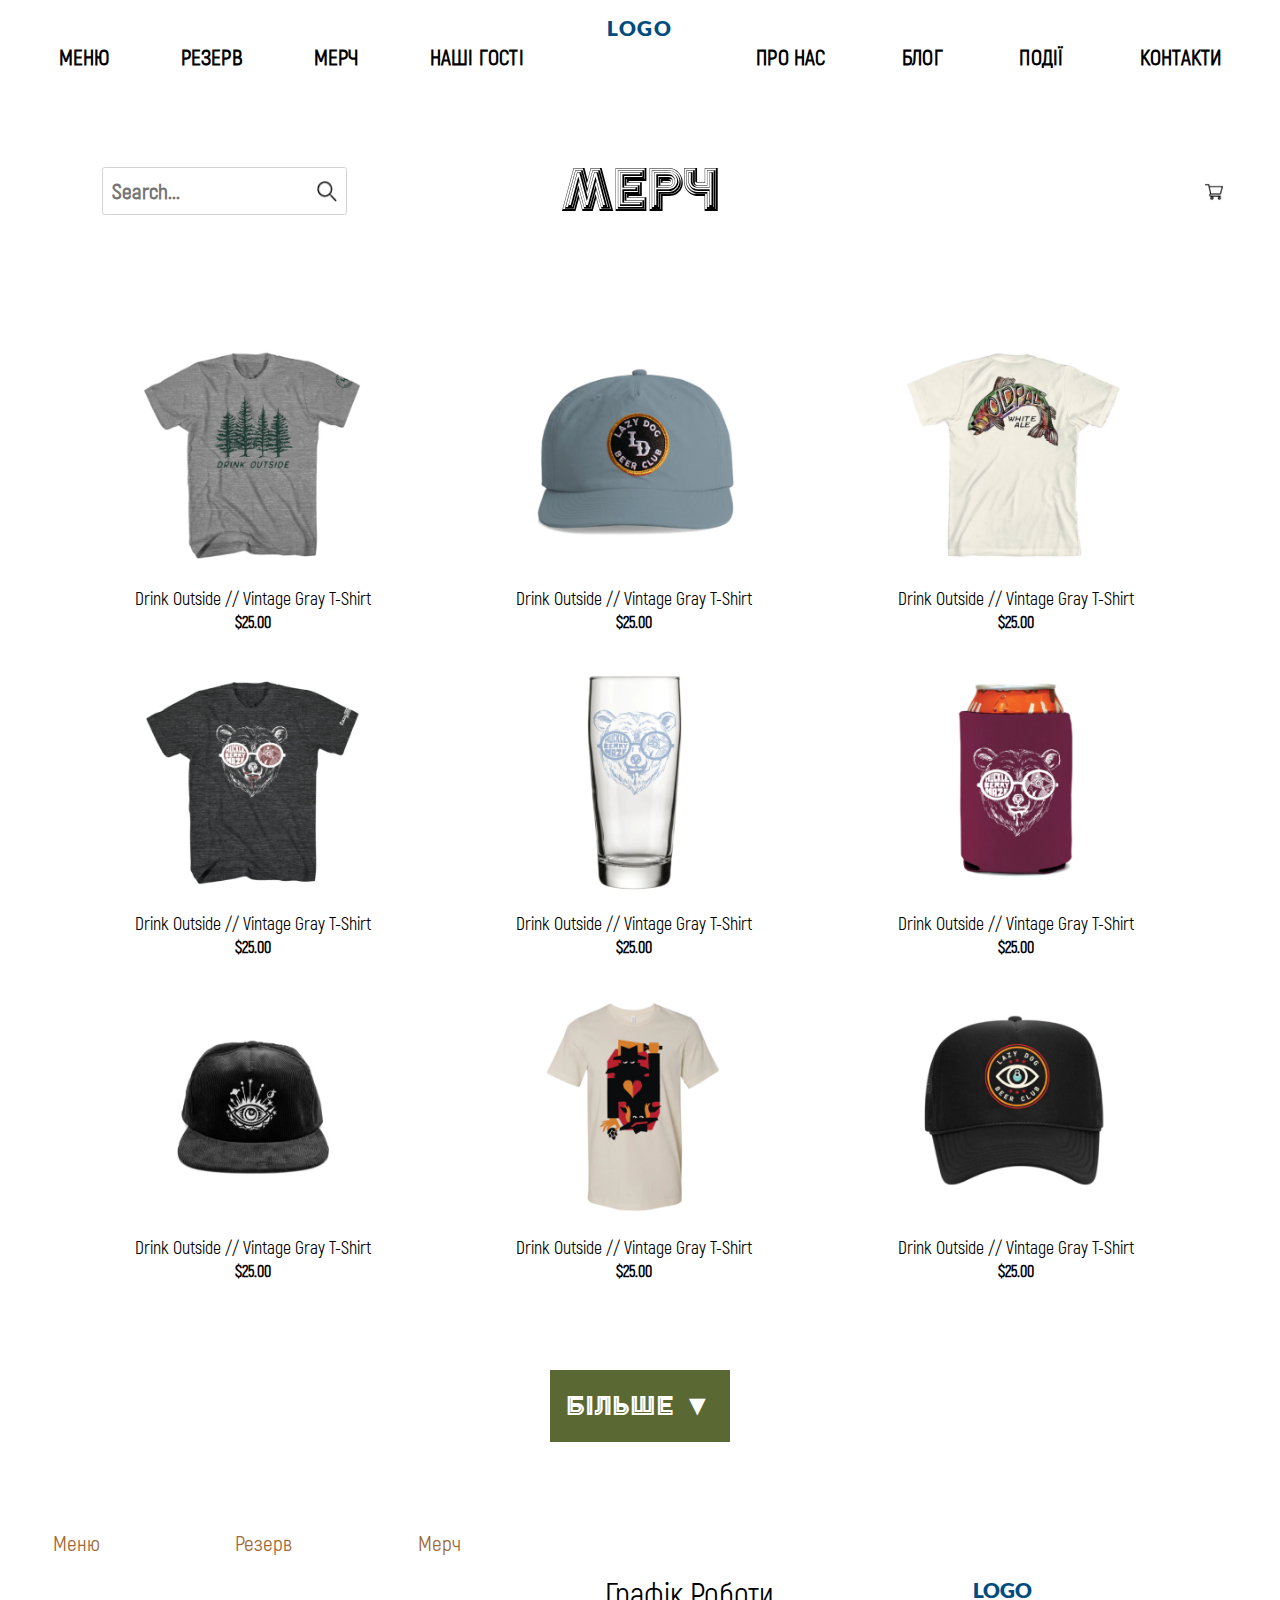
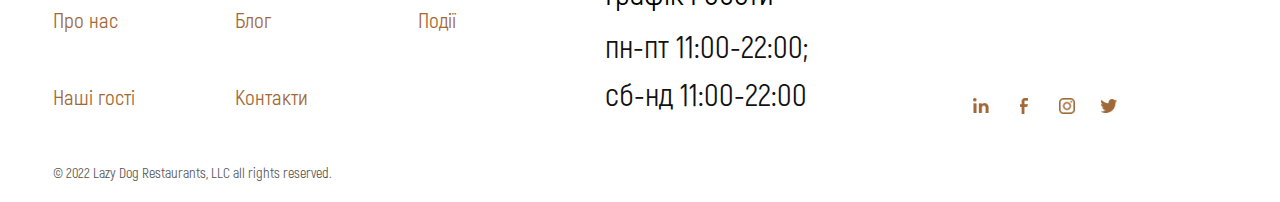
<file: pages/merch.html>
<!DOCTYPE html>
<html lang="en">

<head>
    <meta charset="UTF-8">
    <meta http-equiv="X-UA-Compatible" content="IE=edge">
    <meta name="viewport" content="width=device-width, initial-scale=1.0">
    <link rel="stylesheet" href="../css/global-styles.css">
    <link rel="stylesheet" href="../css/merch.css">
    <title>LazyDog | Merch</title>
</head>

<body>
    <header class="header">
        <div class="logo-wrapp">
            <div class="logo">
                <a href="../index.html">
                    LOGO
                </a>
            </div>
            <button class="burger" id="burger">
                <img src="../images/icons/burger-open.png" alt="#">
            </button>
        </div>
        <nav class="header-nav">
            <div class="left-part">
                <ul>
                    <a href="../pages/chose-menu.html">
                        <li>меню</li>
                    </a>
                    <a href="../pages/reserv.html">
                        <li>резерв</li>
                    </a>
                    <a href="../pages/merch.html">
                        <li>мерч</li>
                    </a>
                    <a href="../pages/guests.html">
                        <li>наші гості</li>
                    </a>
                </ul>
            </div>
            <div class="right-part">
                <ul>
                    <a href="../pages/about.html">
                        <li>про нас</li>
                    </a>
                    <a href="../pages/blog.html">
                        <li>блог</li>
                    </a>
                    <a href="../pages/events.html">
                        <li>події</li>
                    </a>
                    <a href="../pages/contacts.html">
                        <li>контакти</li>
                    </a>
                </ul>
            </div>
        </nav>
        <nav class="header-nav_mobile" id="mobileNav">
            <button class="burger__close" id="burger__close">
                <img src="../images/icons/burger-close.png" alt="#">
            </button>
            <ul>
                <a href="../pages/chose-menu.html">
                    <li>меню</li>
                </a>
                <a href="../pages/reserv.html">
                    <li>резерв</li>
                </a>
                <a href="../pages/merch.html">
                    <li>мерч</li>
                </a>
                <a href="../pages/guests.html">
                    <li>наші гості</li>
                </a>
                <a href="../pages/about.html">
                    <li>про нас</li>
                </a>
                <a href="../pages/blog.html">
                    <li>блог</li>
                </a>
                <a href="../pages/events.html">
                    <li>події</li>
                </a>
                <a href="../pages/contacts.html">
                    <li>контакти</li>
                </a>
            </ul>
        </nav>
    </header>
    <main>
        <section class="merch-page">
            <div class="merch-page_title">
                <div class="search-input_cont">
                    <input class="search-input" id="searchInput" type="text" placeholder="Search...">
                    <label for="searchInput"><img class="search-icon" src="../images/icons/search.png" alt="#"></label>
                </div>
                <div class="title">Мерч</div>
                <a href="../pages/product-page.html">
                    <div class="cart">
                        <img src="../images/icons/cart.png" alt="#">
                    </div>
                </a>
            </div>
            </div>
            <div class="goods">
                <div class="product">
                    <a href="../pages/product-page.html">
                        <img src="../images/merch-1.png" alt="#">
                        <div class="title">Drink Outside // Vintage Gray T-Shirt</div>
                        <div class="price">$25.00</div>
                    </a>
                </div>
                <div class="product">
                    <a href="../pages/product-page.html">
                        <img src="../images/merch-2.png" alt="#">
                        <div class="title">Drink Outside // Vintage Gray T-Shirt</div>
                        <div class="price">$25.00</div>
                    </a>
                </div>
                <div class="product">
                    <a href="../pages/product-page.html">
                        <img src="../images/merch-3.png" alt="#">
                        <div class="title">Drink Outside // Vintage Gray T-Shirt</div>
                        <div class="price">$25.00</div>
                    </a>
                </div>
                <div class="product">
                    <a href="../pages/product-page.html">
                        <img src="../images/merch-4.png" alt="#">
                        <div class="title">Drink Outside // Vintage Gray T-Shirt</div>
                        <div class="price">$25.00</div>
                    </a>
                </div>
                <div class="product">
                    <a href="../pages/product-page.html">
                        <img src="../images/merch-5.png" alt="#">
                        <div class="title">Drink Outside // Vintage Gray T-Shirt</div>
                        <div class="price">$25.00</div>
                    </a>
                </div>
                <div class="product">
                    <a href="../pages/product-page.html">
                        <img src="../images/merch-6.png" alt="#">
                        <div class="title">Drink Outside // Vintage Gray T-Shirt</div>
                        <div class="price">$25.00</div>
                    </a>
                </div>
                <div class="product">
                    <a href="../pages/product-page.html">
                        <img src="../images/merch-7.png" alt="#">
                        <div class="title">Drink Outside // Vintage Gray T-Shirt</div>
                        <div class="price">$25.00</div>
                    </a>
                </div>
                <div class="product">
                    <a href="../pages/product-page.html">
                        <img src="../images/merch-8.png" alt="#">
                        <div class="title">Drink Outside // Vintage Gray T-Shirt</div>
                        <div class="price">$25.00</div>
                    </a>
                </div>
                <div class="product">
                    <a href="../pages/product-page.html">
                        <img src="../images/merch-9.png" alt="#">
                        <div class="title">Drink Outside // Vintage Gray T-Shirt</div>
                        <div class="price">$25.00</div>
                    </a>
                </div>
            </div>
            <div class="btn-cont">
                <button class="btn btn_green">Більше ▼</button>
            </div>

        </section>
    </main>
    <footer class="footer">
        <div class="footer__info">

            <div class="footer__nav">
                <div class="footer__nav-item"><a href="../pages/chose-menu.html">Меню</a></div>
                <div class="footer__nav-item"><a href="../pages/reserv.html">Резерв</a></div>
                <div class="footer__nav-item"><a href="../pages/merch.html">Мерч</a></div>
                <div class="footer__nav-item"><a href="../pages/about.html">Про нас</a></div>
                <div class="footer__nav-item"><a href="../pages/blog.html">Блог</a></div>
                <div class="footer__nav-item"><a href="../pages/events.html">Події</a></div>
                <div class="footer__nav-item"><a href="../pages/guests.html">Наші гості</a></div>
                <div class="footer__nav-item"><a href="../pages/contacts.html">Контакти</a></div>
            </div>

            <div class="footer__shedule">
                <a href="#">
                    Графік Роботи <br>
                    <div class="grey_text">
                        пн-пт 11:00-22:00;
                        <br>
                        сб-нд 11:00-22:00
                    </div>
                </a>
            </div>

            <div class="footer__logoSocials">
                <div class="footer__logoCont">
                    <a href="../index.html">
                        LOGO
                    </a>
                </div>
                <div class="footer__socialsCont">
                    <a href="#"><img src="../images/icons/orange_linkedIn.png" alt="#"></a>
                    <a href="#"><img src="../images/icons/orange_facebook.png" alt="#"></a>
                    <a href="#"><img src="../images/icons/orange_instagram.png" alt="#"></a>
                    <a href="#"><img src="../images/icons/orange_twitter.png" alt="#"></a>
                </div>
            </div>

        </div>
        <div class="footer__copyright">© 2022 Lazy Dog Restaurants, LLC all rights reserved.</div>
    </footer>

    <script src="../js/main.js"></script>
</body>

</html>
</file>
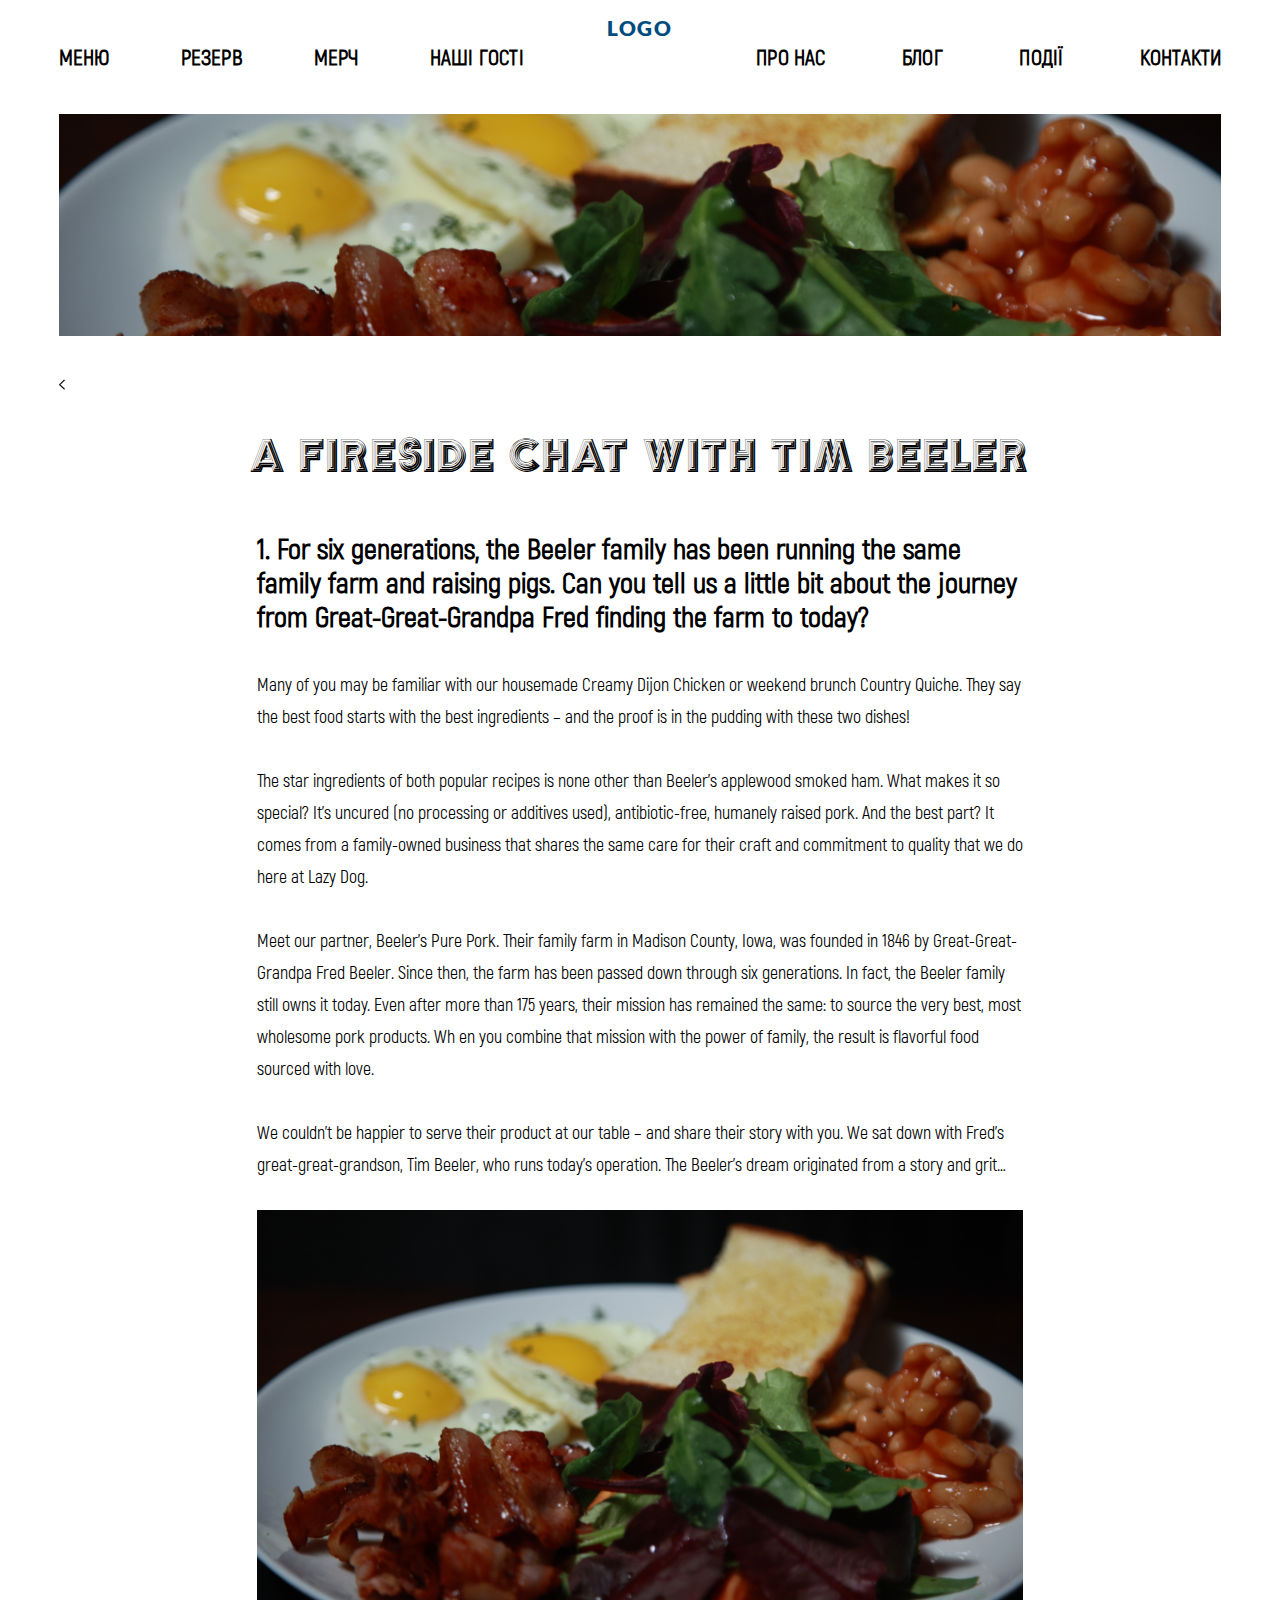
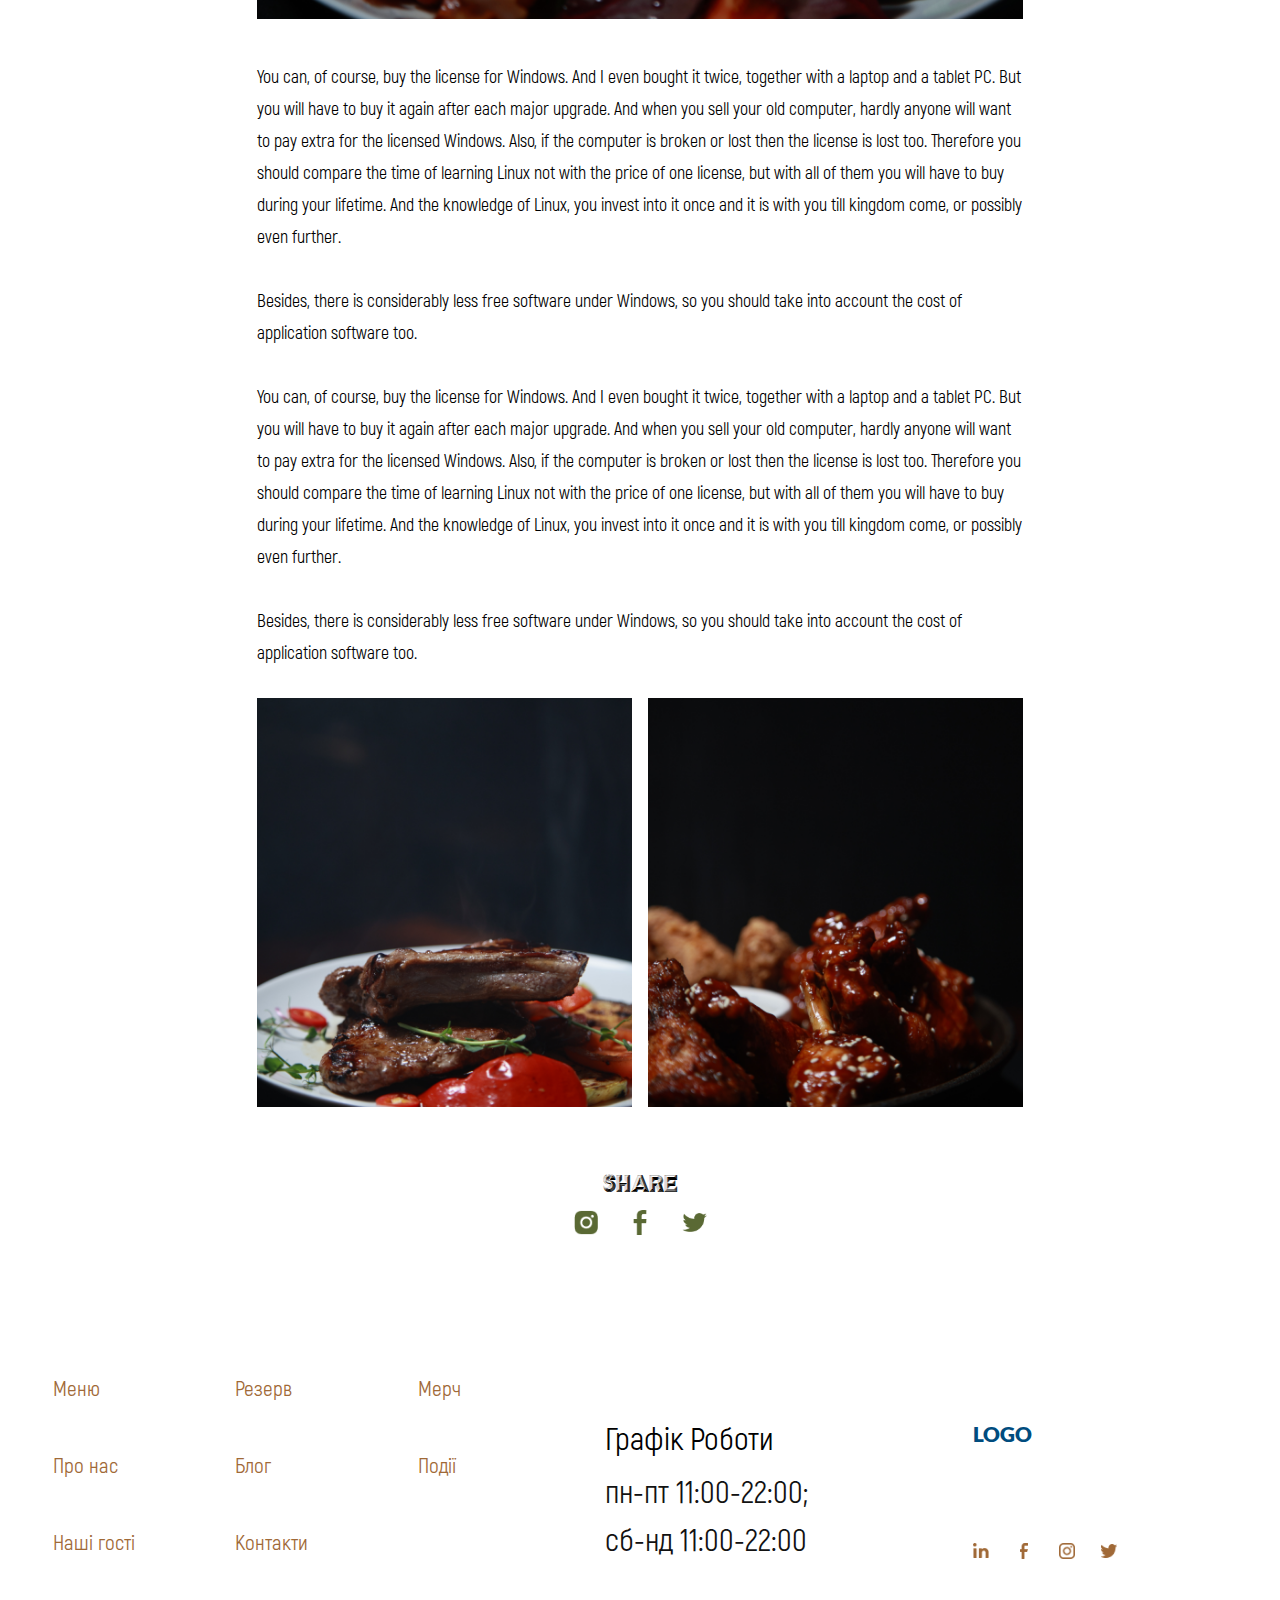
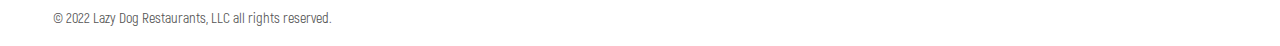
<file: pages/one-blog.html>
<!DOCTYPE html>
<html lang="en">

<head>
    <meta charset="UTF-8">
    <meta http-equiv="X-UA-Compatible" content="IE=edge">
    <meta name="viewport" content="width=device-width, initial-scale=1.0">
    <link rel="stylesheet" href="../css/global-styles.css">
    <link rel="stylesheet" href="../css/one-blog.css">
    <title>LazyDog | One blog</title>
</head>

<body>
    <header class="header">
        <div class="logo-wrapp">
            <div class="logo">
                <a href="../index.html">
                    LOGO
                </a>
            </div>
            <button class="burger" id="burger">
                <img src="../images/icons/burger-open.png" alt="#">
            </button>
        </div>
        <nav class="header-nav">
            <div class="left-part">
                <ul>
                    <a href="../pages/chose-menu.html">
                        <li>меню</li>
                    </a>
                    <a href="../pages/reserv.html">
                        <li>резерв</li>
                    </a>
                    <a href="../pages/merch.html">
                        <li>мерч</li>
                    </a>
                    <a href="../pages/guests.html">
                        <li>наші гості</li>
                    </a>
                </ul>
            </div>
            <div class="right-part">
                <ul>
                    <a href="../pages/about.html">
                        <li>про нас</li>
                    </a>
                    <a href="../pages/blog.html">
                        <li>блог</li>
                    </a>
                    <a href="../pages/events.html">
                        <li>події</li>
                    </a>
                    <a href="../pages/contacts.html">
                        <li>контакти</li>
                    </a>
                </ul>
            </div>
        </nav>
        <nav class="header-nav_mobile" id="mobileNav">
            <button class="burger__close" id="burger__close">
                <img src="../images/icons/burger-close.png" alt="#">
            </button>
            <ul>
                <a href="../pages/chose-menu.html">
                    <li>меню</li>
                </a>
                <a href="../pages/reserv.html">
                    <li>резерв</li>
                </a>
                <a href="../pages/merch.html">
                    <li>мерч</li>
                </a>
                <a href="../pages/guests.html">
                    <li>наші гості</li>
                </a>
                <a href="../pages/about.html">
                    <li>про нас</li>
                </a>
                <a href="../pages/blog.html">
                    <li>блог</li>
                </a>
                <a href="../pages/events.html">
                    <li>події</li>
                </a>
                <a href="../pages/contacts.html">
                    <li>контакти</li>
                </a>
            </ul>
        </nav>
    </header>
    <main>
        <section class="oneBlog-page">
            <img class="oneBlog-page__img" src="../images/blog_page-1.png" alt="#">
            <img class="back-img" src="../images/icons/back.png" alt="#">
            <div class="oneBlog-page__title">A Fireside Chat with Tim Beeler</div>

            <div class="oneBlog-page__content">
                <span class="firstParagraph">1. For six generations, the Beeler family has been running the same family
                    farm and raising pigs. Can you tell us a little bit about the journey from Great-Great-Grandpa Fred
                    finding the farm to today?</span>
                <br>
                <br>
                <span class="text">
                    Many of you may be familiar with our housemade Creamy Dijon Chicken or weekend brunch Country
                    Quiche. They say the best food starts with the best ingredients – and the proof is in the pudding
                    with these two dishes!
                    <br>
                    <br>
                    The star ingredients of both popular recipes is none other than Beeler’s applewood smoked ham. What
                    makes it so special? It’s uncured (no processing or additives used), antibiotic-free, humanely
                    raised pork. And the best part? It comes from a family-owned business that shares the same care for
                    their craft and commitment to quality that we do here at Lazy Dog.
                    <br>
                    <br>
                    Meet our partner, Beeler’s Pure Pork. Their family farm in Madison County, Iowa, was founded in 1846
                    by Great-Great-Grandpa Fred Beeler. Since then, the farm has been passed down through six
                    generations. In fact, the Beeler family still owns it today. Even after more than 175 years, their
                    mission has remained the same: to source the very best, most wholesome pork products. Wh en you
                    combine that mission with the power of family, the result is flavorful food sourced with love.
                    <br>
                    <br>
                    We couldn’t be happier to serve their product at our table – and share their story with you. We sat
                    down with Fred’s great-great-grandson, Tim Beeler, who runs today’s operation. The Beeler's dream
                    originated from a story and grit…
                    <br>
                    <br>
                    <img src="../images/blog_page-2.png" alt="">
                    <br>
                    <br>
                    You can, of course, buy the license for Windows. And I even bought it twice, together with a laptop
                    and a tablet PC. But you will have to buy it again after each major upgrade. And when you sell your
                    old computer, hardly anyone will want to pay extra for the licensed Windows. Also, if the computer
                    is broken or lost then the license is lost too. Therefore you should compare the time of learning
                    Linux not with the price of one license, but with all of them you will have to buy during your
                    lifetime. And the knowledge of Linux, you invest into it once and it is with you till kingdom come,
                    or possibly even further.
                    <br>
                    <br>
                    Besides, there is considerably less free software under Windows, so you should take into account the
                    cost of application software too.
                    <br>
                    <br>
                    You can, of course, buy the license for Windows. And I even bought it twice, together with a laptop
                    and a tablet PC. But you will have to buy it again after each major upgrade. And when you sell your
                    old computer, hardly anyone will want to pay extra for the licensed Windows. Also, if the computer
                    is broken or lost then the license is lost too. Therefore you should compare the time of learning
                    Linux not with the price of one license, but with all of them you will have to buy during your
                    lifetime. And the knowledge of Linux, you invest into it once and it is with you till kingdom come,
                    or possibly even further.
                    <br>
                    <br>
                    Besides, there is considerably less free software under Windows, so you should take into account the
                    cost of application software too.
                    <br>
                    <br>
                </span>
                <div class="two-img">
                    <img src="../images/blog_page-3.png" alt="#">
                    <img src="../images/blog_page-4.png" alt="#">
                </div>
                <div class="share-cont">
                    share
                    <div>
                        <img src="../images/icons/green_instagram.png" alt="#">
                        <img src="../images/icons/green_facebookpng.png" alt="#">
                        <img src="../images/icons/green_twitter.png" alt="#">
                    </div>
                </div>
            </div>

        </section>
    </main>
    <footer class="footer">
        <div class="footer__info">

            <div class="footer__nav">
                <div class="footer__nav-item"><a href="../pages/chose-menu.html">Меню</a></div>
                <div class="footer__nav-item"><a href="../pages/reserv.html">Резерв</a></div>
                <div class="footer__nav-item"><a href="../pages/merch.html">Мерч</a></div>
                <div class="footer__nav-item"><a href="../pages/about.html">Про нас</a></div>
                <div class="footer__nav-item"><a href="../pages/blog.html">Блог</a></div>
                <div class="footer__nav-item"><a href="../pages/events.html">Події</a></div>
                <div class="footer__nav-item"><a href="../pages/guests.html">Наші гості</a></div>
                <div class="footer__nav-item"><a href="../pages/contacts.html">Контакти</a></div>
            </div>

            <div class="footer__shedule">
                <a href="#">
                    Графік Роботи <br>
                    <div class="grey_text">
                        пн-пт 11:00-22:00;
                        <br>
                        сб-нд 11:00-22:00
                    </div>
                </a>
            </div>

            <div class="footer__logoSocials">
                <div class="footer__logoCont">
                    <a href="../index.html">
                        LOGO
                    </a>
                </div>
                <div class="footer__socialsCont">
                    <a href="#"><img src="../images/icons/orange_linkedIn.png" alt="#"></a>
                    <a href="#"><img src="../images/icons/orange_facebook.png" alt="#"></a>
                    <a href="#"><img src="../images/icons/orange_instagram.png" alt="#"></a>
                    <a href="#"><img src="../images/icons/orange_twitter.png" alt="#"></a>
                </div>
            </div>

        </div>
        <div class="footer__copyright">© 2022 Lazy Dog Restaurants, LLC all rights reserved.</div>
    </footer>

    <script src="../js/main.js"></script>
</body>

</html>
</file>
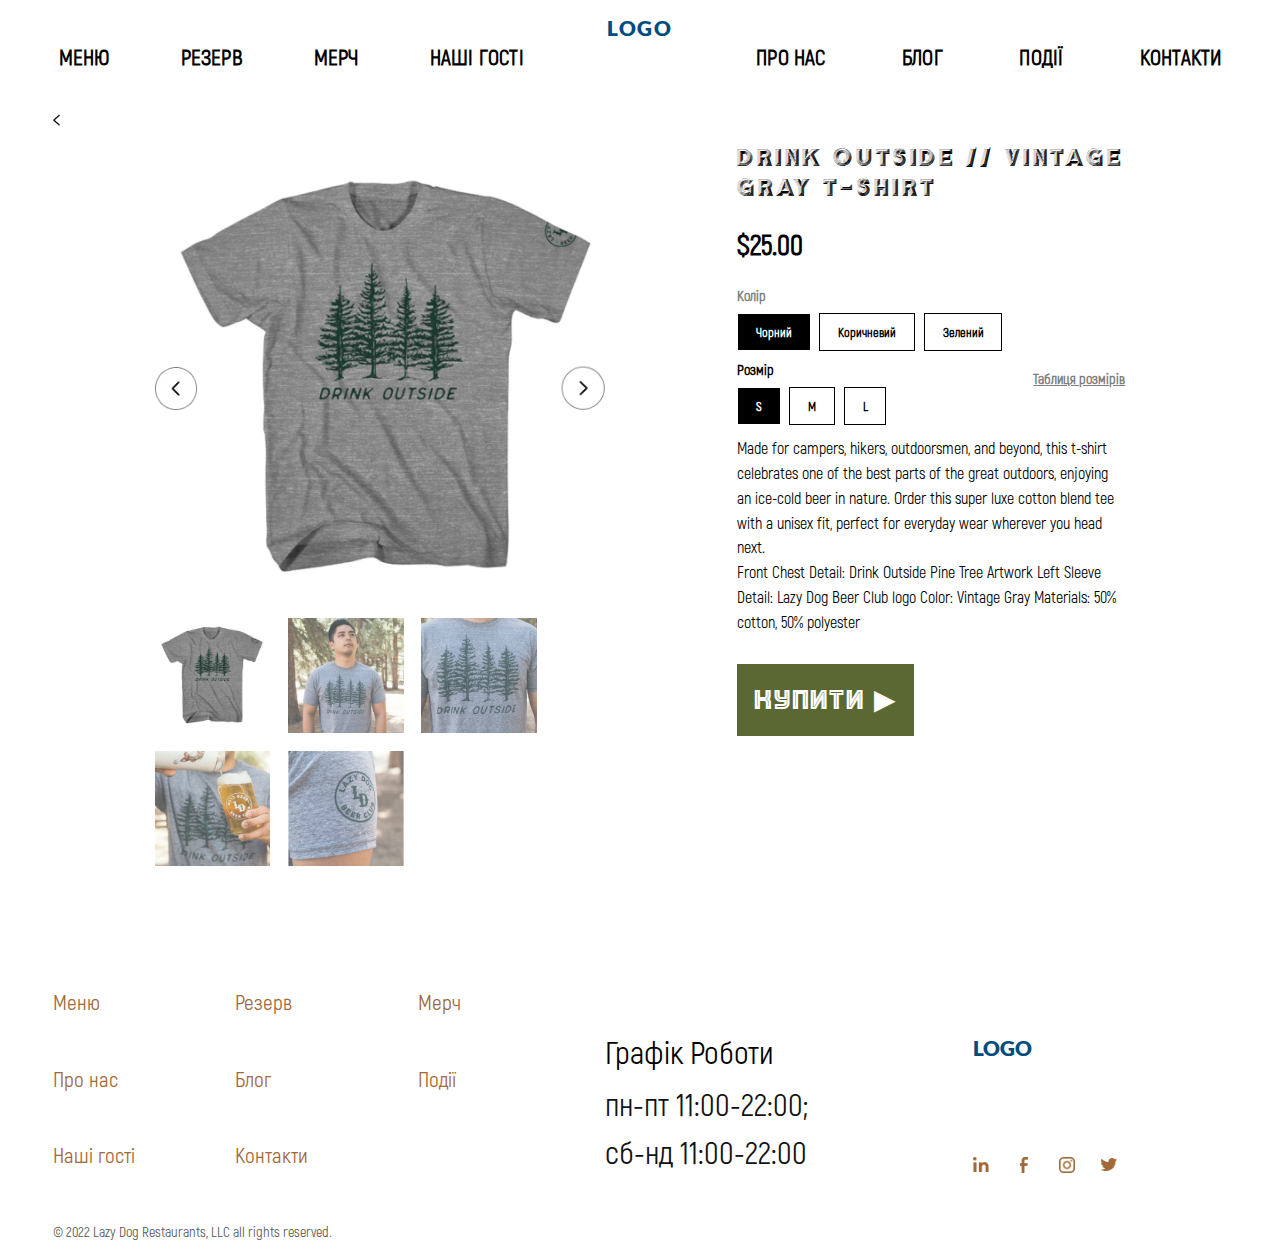
<file: pages/product-page.html>
<!DOCTYPE html>
<html lang="en">

<head>
    <meta charset="UTF-8">
    <meta http-equiv="X-UA-Compatible" content="IE=edge">
    <meta name="viewport" content="width=device-width, initial-scale=1.0">
    <link rel="stylesheet" href="../css/global-styles.css">
    <link rel="stylesheet" href="../css/product-page.css">
    <title>LazyDog | Product page</title>
</head>

<body>
    <header class="header">
        <div class="logo-wrapp">
            <div class="logo">
                <a href="../index.html">
                    LOGO
                </a>
            </div>
            <button class="burger" id="burger">
                <img src="../images/icons/burger-open.png" alt="#">
            </button>
        </div>
        <nav class="header-nav">
            <div class="left-part">
                <ul>
                    <a href="../pages/chose-menu.html">
                        <li>меню</li>
                    </a>
                    <a href="../pages/reserv.html">
                        <li>резерв</li>
                    </a>
                    <a href="../pages/merch.html">
                        <li>мерч</li>
                    </a>
                    <a href="../pages/guests.html">
                        <li>наші гості</li>
                    </a>
                </ul>
            </div>
            <div class="right-part">
                <ul>
                    <a href="../pages/about.html">
                        <li>про нас</li>
                    </a>
                    <a href="../pages/blog.html">
                        <li>блог</li>
                    </a>
                    <a href="../pages/events.html">
                        <li>події</li>
                    </a>
                    <a href="../pages/contacts.html">
                        <li>контакти</li>
                    </a>
                </ul>
            </div>
        </nav>
        <nav class="header-nav_mobile" id="mobileNav">
            <button class="burger__close" id="burger__close">
                <img src="../images/icons/burger-close.png" alt="#">
            </button>
            <ul>
                <a href="../pages/chose-menu.html">
                    <li>меню</li>
                </a>
                <a href="../pages/reserv.html">
                    <li>резерв</li>
                </a>
                <a href="../pages/merch.html">
                    <li>мерч</li>
                </a>
                <a href="../pages/guests.html">
                    <li>наші гості</li>
                </a>
                <a href="../pages/about.html">
                    <li>про нас</li>
                </a>
                <a href="../pages/blog.html">
                    <li>блог</li>
                </a>
                <a href="../pages/events.html">
                    <li>події</li>
                </a>
                <a href="../pages/contacts.html">
                    <li>контакти</li>
                </a>
            </ul>
        </nav>
    </header>
    <main>
        <section class="product-page">
            <div class="back-cont">
                <img src="../images/icons/back.png" alt="#">
            </div>
            <div class="product-content">

                <div class="product__images">
                    <div class="main-img_cont">
                        <img src="../images/merch_page-1.png" alt="#" class="main__img">
                        <img src="../images/icons/arrow_in_circle.png" alt="#" class="arrow arrow-back">
                        <img src="../images/icons/arrow_in_circle.png" alt="#" class="arrow arrow-forward">
                    </div>
                    <div class="more-img">
                        <img src="../images/merch_page-2.png" alt="#" class="item">
                        <img src="../images/merch_page-3.png" alt="#" class="item">
                        <img src="../images/merch_page-4.png" alt="#" class="item">
                        <img src="../images/merch_page-5.png" alt="#" class="item">
                        <img src="../images/merch_page-6.png" alt="#" class="item">
                    </div>
                </div>
                <div class="product__info">
                    <div class="product-title">
                        Drink Outside // Vintage Gray T-Shirt
                    </div>
                    <div class="product-price">
                        $25.00
                    </div>
                    <div class="product-chooses">
                        <div class="title-color">Колір</div>
                        <div class="buttons">
                            <div for="black" class="btn active-btn">Чорний</div>
                            <div for="brown" class="btn">Коричневий</div>
                            <div for="green" class="btn">Зелений</div>
                        </div>
                        <div class="title-size">Розмір <span>Таблиця розмірів</span></div>
                        <div class="buttons">
                            <div for="s" class="btn active-btn">S</div>
                            <div for="m" class="btn">M</div>
                            <div for="l" class="btn">L</div>
                        </div>
                    </div>
                    <div class="product-text">
                        Made for campers, hikers, outdoorsmen, and beyond, this t-shirt celebrates one of the best parts
                        of
                        the great outdoors, enjoying an ice-cold beer in nature. Order this super luxe cotton blend tee
                        with
                        a unisex fit, perfect for everyday wear wherever you head next.
                        <br>
                        Front Chest Detail: Drink Outside Pine Tree Artwork
                        Left Sleeve Detail: Lazy Dog Beer Club logo
                        Color: Vintage Gray
                        Materials: 50% cotton, 50% polyester
                    </div>
                    <div class="btn-cont">
                        <button class="btn btn_green">Купити ▶</button>
                    </div>
                </div>
            </div>

        </section>
    </main>
    <footer class="footer">
        <div class="footer__info">

            <div class="footer__nav">
                <div class="footer__nav-item"><a href="../pages/chose-menu.html">Меню</a></div>
                <div class="footer__nav-item"><a href="../pages/reserv.html">Резерв</a></div>
                <div class="footer__nav-item"><a href="../pages/merch.html">Мерч</a></div>
                <div class="footer__nav-item"><a href="../pages/about.html">Про нас</a></div>
                <div class="footer__nav-item"><a href="../pages/blog.html">Блог</a></div>
                <div class="footer__nav-item"><a href="../pages/events.html">Події</a></div>
                <div class="footer__nav-item"><a href="../pages/guests.html">Наші гості</a></div>
                <div class="footer__nav-item"><a href="../pages/contacts.html">Контакти</a></div>
            </div>

            <div class="footer__shedule">
                <a href="#">
                    Графік Роботи <br>
                    <div class="grey_text">
                        пн-пт 11:00-22:00;
                        <br>
                        сб-нд 11:00-22:00
                    </div>
                </a>
            </div>

            <div class="footer__logoSocials">
                <div class="footer__logoCont">
                    <a href="../index.html">
                        LOGO
                    </a>
                </div>
                <div class="footer__socialsCont">
                    <a href="#"><img src="../images/icons/orange_linkedIn.png" alt="#"></a>
                    <a href="#"><img src="../images/icons/orange_facebook.png" alt="#"></a>
                    <a href="#"><img src="../images/icons/orange_instagram.png" alt="#"></a>
                    <a href="#"><img src="../images/icons/orange_twitter.png" alt="#"></a>
                </div>
            </div>

        </div>
        <div class="footer__copyright">© 2022 Lazy Dog Restaurants, LLC all rights reserved.</div>
    </footer>

    <script src="../js/main.js"></script>
</body>

</html>
</file>
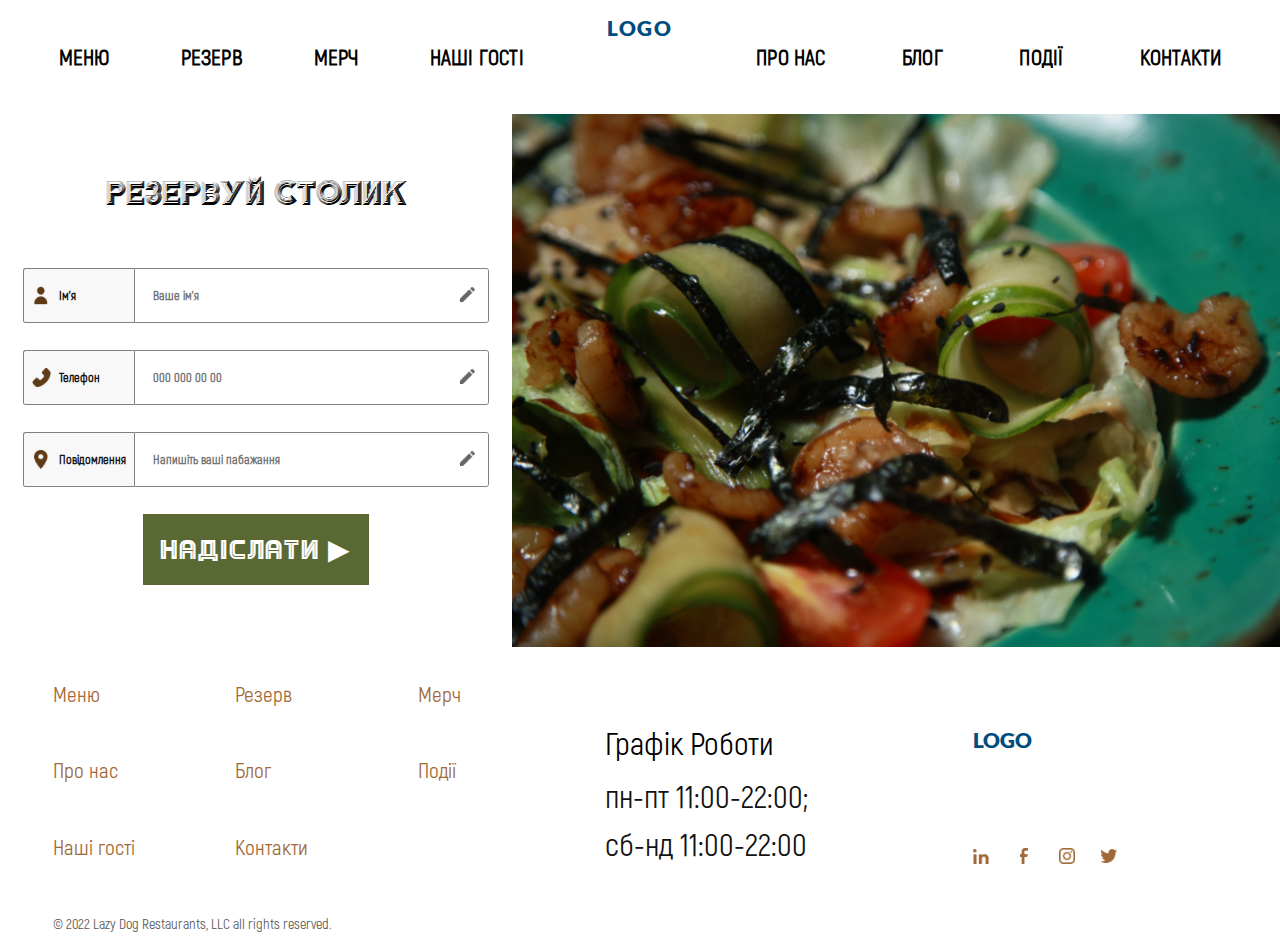
<file: pages/reserv.html>
<!DOCTYPE html>
<html lang="en">

<head>
    <meta charset="UTF-8">
    <meta http-equiv="X-UA-Compatible" content="IE=edge">
    <meta name="viewport" content="width=device-width, initial-scale=1.0">
    <link rel="stylesheet" href="../css/global-styles.css">
    <link rel="stylesheet" href="../css/reserv.css">
    <title>LazyDog | Reserv</title>
</head>

<body>
    <header class="header">
        <div class="logo-wrapp">
            <div class="logo">
                <a href="../index.html">
                    LOGO
                </a>
            </div>
            <button class="burger" id="burger">
                <img src="../images/icons/burger-open.png" alt="#">
            </button>
        </div>
        <nav class="header-nav">
            <div class="left-part">
                <ul>
                    <a href="../pages/chose-menu.html">
                        <li>меню</li>
                    </a>
                    <a href="../pages/reserv.html">
                        <li>резерв</li>
                    </a>
                    <a href="../pages/merch.html">
                        <li>мерч</li>
                    </a>
                    <a href="../pages/guests.html">
                        <li>наші гості</li>
                    </a>
                </ul>
            </div>
            <div class="right-part">
                <ul>
                    <a href="../pages/about.html">
                        <li>про нас</li>
                    </a>
                    <a href="../pages/blog.html">
                        <li>блог</li>
                    </a>
                    <a href="../pages/events.html">
                        <li>події</li>
                    </a>
                    <a href="../pages/contacts.html">
                        <li>контакти</li>
                    </a>
                </ul>
            </div>
        </nav>
        <nav class="header-nav_mobile" id="mobileNav">
            <button class="burger__close" id="burger__close">
                <img src="../images/icons/burger-close.png" alt="#">
            </button>
            <ul>
                <a href="../pages/chose-menu.html">
                    <li>меню</li>
                </a>
                <a href="../pages/reserv.html">
                    <li>резерв</li>
                </a>
                <a href="../pages/merch.html">
                    <li>мерч</li>
                </a>
                <a href="../pages/guests.html">
                    <li>наші гості</li>
                </a>
                <a href="../pages/about.html">
                    <li>про нас</li>
                </a>
                <a href="../pages/blog.html">
                    <li>блог</li>
                </a>
                <a href="../pages/events.html">
                    <li>події</li>
                </a>
                <a href="../pages/contacts.html">
                    <li>контакти</li>
                </a>
            </ul>
        </nav>
    </header>
    <main>
        <section class="page-reserv">
            <div class="reserv-form">
                <div class="reserv__form-title">Резервуй столик</div>
                <label for="name">
                    <div class="form-item">
                        <div class="form-item__icon">
                            <img src="../images/icons/brown_user.png" alt="#">
                            <div>Ім'я</div>
                        </div>
                        <input type="text" id="name" placeholder="Ваше ім'я">
                        <img class="grey-pencil" src="../images/icons/grey_pencil.png" alt="#">
                    </div>
                </label>
                <label for="phone">
                    <div class="form-item">
                        <div class="form-item__icon">
                            <img src="../images/icons/brown_phone.png" alt="#">
                            <div>Телефон</div>
                        </div>
                        <input type="number" id="phone" placeholder="000 000 00 00">
                        <img class="grey-pencil" src="../images/icons/grey_pencil.png" alt="#">
                    </div>
                </label>
                <label for="massage">
                    <div class="form-item">
                        <div class="form-item__icon">
                            <img src="../images/icons/brown_map_point.png" alt="#">
                            <div>Повідомлення</div>
                        </div>
                        <input type="text" id="massage" placeholder="Напишіть ваші пабажання">
                        <img class="grey-pencil" src="../images/icons/grey_pencil.png" alt="#">
                    </div>
                </label>
                <input type="button" value="Надіслати ▶" class="btn btn_green contacts__form-btn">
            </div>
            <div class="page-reserv_img">
                <img src="../images/reserv-1.png" alt="#">
            </div>
        </section>
    </main>
    <footer class="footer">
        <div class="footer__info">

            <div class="footer__nav">
                <div class="footer__nav-item"><a href="../pages/chose-menu.html">Меню</a></div>
                <div class="footer__nav-item"><a href="../pages/reserv.html">Резерв</a></div>
                <div class="footer__nav-item"><a href="../pages/merch.html">Мерч</a></div>
                <div class="footer__nav-item"><a href="../pages/about.html">Про нас</a></div>
                <div class="footer__nav-item"><a href="../pages/blog.html">Блог</a></div>
                <div class="footer__nav-item"><a href="../pages/events.html">Події</a></div>
                <div class="footer__nav-item"><a href="../pages/guests.html">Наші гості</a></div>
                <div class="footer__nav-item"><a href="../pages/contacts.html">Контакти</a></div>
            </div>

            <div class="footer__shedule">
                <a href="#">
                    Графік Роботи <br>
                    <div class="grey_text">
                        пн-пт 11:00-22:00;
                        <br>
                        сб-нд 11:00-22:00
                    </div>
                </a>
            </div>

            <div class="footer__logoSocials">
                <div class="footer__logoCont">
                    <a href="../index.html">
                        LOGO
                    </a>
                </div>
                <div class="footer__socialsCont">
                    <a href="#"><img src="../images/icons/orange_linkedIn.png" alt="#"></a>
                    <a href="#"><img src="../images/icons/orange_facebook.png" alt="#"></a>
                    <a href="#"><img src="../images/icons/orange_instagram.png" alt="#"></a>
                    <a href="#"><img src="../images/icons/orange_twitter.png" alt="#"></a>
                </div>
            </div>

        </div>
        <div class="footer__copyright">© 2022 Lazy Dog Restaurants, LLC all rights reserved.</div>
    </footer>

    <script src="../js/main.js"></script>
</body>

</html>
</file>
<file: css/global-styles.css>
@charset "UTF-8";
/* normalization of styles */
*,
*::before,
*::after {
  box-sizing: border-box;
}

body {
  font-style: normal;
  font-weight: normal;
  text-rendering: auto;
  line-height: 1.2;
  margin: 0;
  padding: 0;
  background-color: #FFFFFF;
}

input,
textarea {
  line-height: inherit;
  margin: 0;
  padding: 0;
}

a {
  color: unset;
}

a,
a:hover {
  text-decoration: none;
}

button,
input,
a,
textarea {
  outline: none;
  border: none;
  cursor: pointer;
  font: inherit;
}

button:focus,
input:focus,
a:focus,
textarea:focus {
  outline: none;
}

button:active,
input:active,
a:active,
textarea:active {
  outline: none;
}

h1,
h2,
h3,
h4,
h5,
h6 {
  font: inherit;
  margin: 0;
  padding: 0;
}

p {
  margin-top: 0;
  margin-bottom: 0;
}

img {
  width: 100%;
  height: 100%;
  object-fit: contain;
}

button {
  color: inherit;
  text-rendering: auto;
  background-color: inherit;
}

ul {
  padding: 0;
  margin: 0;
}

ul li {
  margin: 0;
  padding: 0;
  list-style: none;
}

@font-face {
  font-family: "Lato";
  font-style: normal;
  font-weight: 700;
  src: url("../fonts/Lato/Lato-Black.ttf");
}
@font-face {
  font-family: "Inter";
  font-style: normal;
  font-weight: 500;
  src: url("../fonts/Inter/Inter-VariableFont_slnt,wght.ttf");
}
@font-face {
  font-family: "Akrobat";
  font-style: normal;
  font-weight: 400, 500, 600, 700, 800;
  src: url("../fonts/Acrobat/Akrobat-Regular.otf");
}
@font-face {
  font-family: "GamesDaymariusv2";
  font-style: normal;
  font-weight: 400;
  src: url("../fonts/GamesDaymariusv2/gamesdaymariusv2-regular.ttf");
}
@font-face {
  font-family: "CAT Stack";
  font-style: normal;
  font-weight: 400;
  src: url("../fonts/CAT-Stack/catstack.ttf");
}
.btn {
  font-family: GamesDaymariusv2;
  font-size: 3.2rem;
  font-weight: 400;
  line-height: 4.2rem;
  padding: 0.6em;
}

@media (max-width: 375px) {
  .btn {
    font-family: GamesDaymariusv2;
    font-size: 8.4rem;
    font-weight: 400;
    line-height: 10rem;
    padding: 0.4em;
  }
}
.btn_green {
  background-color: #5A6934;
  color: white;
  letter-spacing: 0.2rem;
  transition: 0.3s;
}

.btn_green:hover {
  background-color: #6e872d;
  transition: 0.3s;
  border-radius: 0.5rem;
}

.btn_yellow {
  background-color: #E5B42F;
  color: black;
  letter-spacing: 0.2rem;
  transition: 0.3s;
}

.btn_yellow:hover {
  background-color: #f4c647;
  transition: 0.3s;
  border-radius: 0.5rem;
}

.btn_brown {
  background-color: #854f20;
  color: white;
  letter-spacing: 0.2rem;
  transition: 0.3s;
}

.btn_brown:hover {
  background-color: #975822;
  transition: 0.3s;
  border-radius: 0.5rem;
}

.not_have_in_maket {
  font-family: GamesDaymariusv2;
  font-size: 6.4rem;
  font-weight: 400;
  line-height: 6.8rem;
  padding-bottom: 7.3rem;
  height: 30rem;
  background-color: #f4b83e;
  display: flex;
  align-items: center;
  justify-content: center;
}

html {
  /* 10 / ( ширина макету 1440 / 100 ) = 0,69445  */
  font-size: 0.6944vw;
  font-style: normal;
  font-weight: 300;
  text-rendering: auto;
  line-height: 1.2;
  margin: 0;
  padding: 0;
}

body {
  font-size: 3rem;
}

.header {
  background-color: white;
  height: 12.8rem;
  width: 100%;
  z-index: 2;
  position: relative;
  letter-spacing: 0.2rem;
  padding: 0 6.6rem;
}
.header .logo-wrapp {
  width: 100%;
  display: flex;
  align-items: center;
  justify-content: center;
  padding-top: 1.6rem;
}
.header .burger,
.header .header-nav_mobile {
  display: none;
}
.header .logo {
  font-family: Lato;
  font-size: 2.4rem;
  font-weight: 700;
  letter-spacing: 0.2rem;
  line-height: 3.2rem;
  text-transform: uppercase;
  color: #004C7E;
}
.header .header-nav {
  display: flex;
  justify-content: space-between;
  padding-bottom: 3.2rem;
}
.header .header-nav .left-part,
.header .header-nav .right-part {
  width: 40%;
  display: flex;
}
.header .header-nav .left-part ul,
.header .header-nav .right-part ul {
  width: 100%;
  display: flex;
  justify-content: space-between;
  font-family: Akrobat;
  font-size: 2.4rem;
  font-weight: 700;
  line-height: 3.2rem;
  letter-spacing: 0.2px;
  text-transform: uppercase;
}
.header .header-nav .left-part ul li,
.header .header-nav .right-part ul li {
  transition: 0.5s;
}
.header .header-nav .left-part ul li:hover,
.header .header-nav .right-part ul li:hover {
  transition: 0.5s;
  border-bottom: 0.2rem solid black;
}

.footer {
  height: 25.9rem;
  padding: 4rem 0 0 6rem;
}
.footer .footer__info {
  display: flex;
}
.footer .footer__info .footer__nav {
  width: 45%;
  height: 25.9rem;
  display: flex;
  flex-wrap: wrap;
}
.footer .footer__info .footer__nav .footer__nav-item {
  width: 33%;
  font-family: Akrobat;
  font-size: 2.4rem;
  font-weight: 500;
  line-height: 2.4rem;
  color: #A06937;
  text-align: left;
}
.footer .footer__info .footer__shedule {
  width: 30%;
  font-family: Akrobat;
  font-size: 3.6rem;
  font-weight: 500;
  line-height: 3.2rem;
  display: flex;
  align-items: center;
}
.footer .footer__info .footer__shedule a .grey_text {
  font-family: Akrobat;
  font-size: 3.6rem;
  font-weight: 400;
  line-height: 5.4rem;
  color: #121212;
  padding-top: 1.6rem;
}
.footer .footer__logoSocials {
  width: 25%;
}
.footer .footer__logoSocials .footer__logoCont {
  height: 50%;
  display: flex;
  align-items: center;
  font-family: Lato;
  font-size: 2.4rem;
  font-weight: 700;
  line-height: 3.2rem;
  color: #004C7E;
}
.footer .footer__logoSocials .footer__socialsCont {
  height: 50%;
  display: flex;
  align-items: center;
}
.footer .footer__logoSocials .footer__socialsCont img {
  width: 1.8rem;
  height: 1.8rem;
  margin-right: 3rem;
}
.footer .footer__copyright {
  font-family: Akrobat;
  font-size: 1.6rem;
  font-weight: 400;
  line-height: 2.4rem;
  color: #555555;
  padding-bottom: 2rem;
}

@media (max-width: 375px) {
  .header {
    height: 15rem;
    width: 100%;
    display: flex;
    align-items: center;
  }
  .header .burger {
    display: block;
    position: absolute;
    right: 2rem;
    padding: 4rem;
  }
  .header .burger img {
    object-fit: cover;
    width: 5rem;
    height: 5rem;
  }
  .header .logo {
    font-family: Lato;
    font-size: 6.4rem;
    font-weight: 700;
    line-height: 6.4rem;
    text-transform: uppercase;
    color: #004C7E;
  }
  .header .header-nav {
    display: none;
  }
  .header .header-nav_mobile {
    display: block;
    transform: translateX(85rem);
    position: fixed;
    right: 0;
    top: 0;
    min-height: 180rem;
    width: 80rem;
    padding-top: 14rem;
    background-color: white;
    font-family: Akrobat;
    font-size: 8rem;
    font-weight: 700;
    line-height: 20rem;
    text-transform: uppercase;
  }
  .header .header-nav_mobile ul {
    width: 100%;
    display: flex;
    flex-direction: column;
    text-align: center;
  }
  .header .header-nav_mobile ul a:not(:last-child) {
    border-bottom: 0.1rem solid black;
  }
  .header .header-nav_mobile .burger__close {
    width: 14rem;
    height: 14rem;
    position: absolute;
    right: 2rem;
    top: 2rem;
    display: flex;
    align-items: center;
    justify-content: center;
  }
  .header .header-nav_mobile .burger__close img {
    object-fit: cover;
    width: 14rem;
    height: 14rem;
  }
  .footer {
    height: 96rem;
    padding-left: 0;
  }
  .footer .footer__info {
    display: flex;
    flex-direction: column-reverse;
    justify-content: center;
    align-items: center;
  }
  .footer .footer__info .footer__nav {
    width: 100%;
    height: 80rem;
    display: flex;
    flex-wrap: wrap;
    align-items: center;
    padding: 10rem 6.2rem;
  }
  .footer .footer__info .footer__nav .footer__nav-item {
    width: 33%;
    font-family: Akrobat;
    font-size: 8rem;
    font-weight: 500;
    line-height: 10rem;
    color: #A06937;
    text-align: center;
  }
  .footer .footer__info .footer__shedule {
    width: 100%;
    font-family: Akrobat;
    font-size: 11rem;
    font-weight: 500;
    line-height: 15rem;
    display: flex;
    align-items: center;
    justify-content: center;
    text-align: center;
    padding-top: 8rem;
  }
  .footer .footer__info .footer__shedule a .grey_text {
    font-family: Akrobat;
    font-size: 12rem;
    font-weight: 400;
    line-height: 15rem;
    color: #121212;
    padding-top: 1.6rem;
    text-align: center;
  }
  .footer .footer__logoSocials {
    width: 100%;
  }
  .footer .footer__logoSocials .footer__logoCont {
    height: auto;
    display: flex;
    align-items: center;
    justify-content: center;
    font-family: Lato;
    font-size: 8rem;
    font-weight: 700;
    line-height: 12rem;
    color: #004C7E;
    padding: 8rem 0;
  }
  .footer .footer__logoSocials .footer__socialsCont {
    height: auto;
    display: flex;
    align-items: center;
    justify-content: center;
    align-items: center;
  }
  .footer .footer__logoSocials .footer__socialsCont img {
    width: 7rem;
    height: 7rem;
    margin: 0 6rem;
  }
  .footer .footer__copyright {
    font-family: Akrobat;
    font-size: 5.6rem;
    font-weight: 400;
    line-height: 8rem;
    color: #555555;
    padding: 0 6.2rem 10rem 6.2rem;
  }
}
</file>
<file: css/home-page.css>
.menu-more {
  height: 54rem;
  width: 100%;
  position: relative;
  background-color: white;
  z-index: 1;
  margin-bottom: 0.3rem;
}
.menu-more .menu-more__bg {
  height: 100%;
  width: 100%;
  object-fit: cover;
  position: relative;
}
.menu-more .menu-more__title {
  position: absolute;
  top: 10.3rem;
  right: 17.2rem;
  color: white;
  font-family: GamesDaymariusv2;
  font-size: 4.8rem;
  font-weight: 400;
  line-height: 3.2rem;
  letter-spacing: 0.2rem;
}
.menu-more .menu-more__btn {
  position: absolute;
  top: 18.1rem;
  right: 12.2rem;
}

.reserve {
  height: 74rem;
  position: relative;
  background-color: white;
  margin-bottom: 0.3rem;
}
.reserve .reserve__bg {
  height: 100%;
  width: 100%;
  object-fit: cover;
}
.reserve .reserve__title {
  position: absolute;
  bottom: 14.6rem;
  left: 6rem;
  color: white;
  font-family: GamesDaymariusv2;
  font-size: 6.4rem;
  font-weight: 400;
  line-height: 6.6rem;
  letter-spacing: 0.2rem;
}
.reserve .reserve__btn {
  position: absolute;
  bottom: 6.1rem;
  left: 6rem;
}

.merch {
  display: flex;
  height: 54rem;
  margin-bottom: 0.3rem;
}
.merch .merch__text-cont {
  height: 100%;
  width: 40%;
  display: flex;
  align-items: center;
  justify-content: center;
  flex-direction: column;
  background-color: #5a6934;
  padding: 0 3.7rem;
}
.merch .merch__title {
  color: white;
  font-family: GamesDaymariusv2;
  font-size: 6.4rem;
  font-weight: 400;
  line-height: 3.2rem;
  letter-spacing: 0.2rem;
}
.merch .merch__text {
  color: white;
  font-family: Akrobat;
  font-size: 5.6rem;
  font-weight: 500;
  line-height: 6.7rem;
  letter-spacing: 0.2rem;
  padding: 3.7rem 0 3.7rem 0;
}
.merch .merch__img {
  width: 60%;
  height: 100%;
  object-fit: cover;
}

.guests {
  height: 54rem;
  position: relative;
  margin-bottom: 0.3rem;
}
.guests .guests__img {
  position: absolute;
  width: 100%;
  height: 100%;
  object-fit: cover;
  z-index: -1;
}
.guests .guests__title {
  color: white;
  font-family: GamesDaymariusv2;
  font-size: 6.4rem;
  font-weight: 400;
  line-height: 6.8rem;
  position: absolute;
  top: 15rem;
  right: 16rem;
  letter-spacing: 0.2rem;
  width: 20rem;
}
.guests .guests__btn {
  position: absolute;
  top: 30rem;
  right: 15.9rem;
}

.events {
  height: 54rem;
  position: relative;
  margin-bottom: 0.3rem;
  display: flex;
}
.events .events__text-wrap {
  width: 60%;
  height: 100%;
  background-color: #29593f;
  padding: 0 3rem;
  display: flex;
  align-items: flex-start;
  justify-content: center;
  flex-direction: column;
  letter-spacing: 0.2rem;
}
.events .events__title {
  color: white;
  font-family: GamesDaymariusv2;
  font-size: 6.4rem;
  font-weight: 400;
  line-height: 6.6rem;
}
.events .events__subtitle {
  color: white;
  font-family: GamesDaymariusv2;
  font-size: 3.6rem;
  font-weight: 400;
  line-height: 3.2rem;
  padding: 2.3rem 0;
}
.events .events__text {
  color: white;
  font-family: Akrobat;
  font-size: 3.6rem;
  font-weight: 500;
  line-height: 3.2rem;
}
.events .events__btn {
  margin-top: 2.3rem;
}
.events .events__img {
  width: 40%;
  height: 100%;
  object-fit: cover;
}

.about {
  height: 54rem;
  position: relative;
  margin-bottom: 0.3rem;
}
.about .about__img {
  position: absolute;
  width: 100%;
  height: 100%;
  object-fit: cover;
  z-index: -1;
}
.about .about__title {
  color: white;
  font-family: GamesDaymariusv2;
  font-size: 6.4rem;
  font-weight: 400;
  line-height: 3.2rem;
  position: absolute;
  top: 7.9rem;
  left: 6rem;
}
.about .about__btn {
  position: absolute;
  top: 17.4rem;
  left: 6rem;
}

.blog {
  height: 54rem;
  position: relative;
  margin-bottom: 0.3rem;
}
.blog .blog__img {
  position: absolute;
  width: 100%;
  height: 100%;
  object-fit: cover;
  z-index: -1;
}
.blog .blog__title {
  color: white;
  font-family: GamesDaymariusv2;
  font-size: 6.4rem;
  font-weight: 400;
  line-height: 3.2rem;
  position: absolute;
  top: 9.4rem;
  left: 8.8rem;
}
.blog .blog__btn {
  position: absolute;
  top: 16.7rem;
  left: 8.8rem;
}

.contacts {
  min-height: 60.6rem;
  background-color: #f4b83e;
  padding-top: 10.3rem;
  display: flex;
}
.contacts .contacts__info {
  width: 45%;
  height: 100%;
  padding-left: 6.2rem;
  letter-spacing: 0.2rem;
}
.contacts .contacts__title {
  font-family: GamesDaymariusv2;
  font-size: 6.4rem;
  font-weight: 400;
  line-height: 3.2rem;
  padding-bottom: 7.3rem;
}
.contacts .info-item {
  font-family: Akrobat;
  font-size: 3.6rem;
  font-weight: 500;
  line-height: 3.2rem;
}
.contacts .info-item a img {
  width: 3.5rem;
  height: 3.5rem;
  margin-right: 3rem;
}
.contacts .info-item a .grey_text {
  font-family: Akrobat;
  font-size: 3.6rem;
  font-weight: 400;
  color: #121212;
  line-height: 5.4rem;
  padding-top: 1.6rem;
  padding-left: 7.5rem;
}
.contacts .info-item {
  padding-bottom: 6.6rem;
}
.contacts .contacts__form {
  width: 55%;
  display: flex;
  align-items: center;
  flex-direction: column;
}
.contacts .contacts__form-title {
  font-family: CAT Stack;
  font-size: 3.6rem;
  font-weight: 400;
  line-height: 3.2rem;
  padding-bottom: 6rem;
}
.contacts label .form-item {
  display: flex;
  font-family: Akrobat;
  font-size: 1.4rem;
  font-weight: 700;
  color: #121212;
  line-height: 2rem;
  position: relative;
  cursor: pointer;
  padding-bottom: 3rem;
}
.contacts label .form-item .form-item__icon {
  border-top: 1px solid gray;
  border-left: 1px solid gray;
  border-bottom: 1px solid gray;
  border-radius: 0.3rem 0 0 0.3rem;
  background-color: #F8F8F8;
  width: 12.5rem;
  height: 5rem;
  padding: 3rem;
  display: flex;
  align-items: center;
  justify-content: center;
}
.contacts label .form-item .form-item__icon div {
  padding-left: 1rem;
  width: 100%;
}
.contacts label .form-item .form-item__icon img {
  height: 2.2rem;
  width: 2.2rem;
  position: absolute;
  left: 1rem;
}
.contacts label .form-item input {
  width: 40rem;
  padding: 2rem;
  border: 1px solid gray;
  border-radius: 0 0.3rem 0.3rem 0;
}
.contacts label .form-item .grey-pencil {
  width: 1.8rem;
  height: 1.8rem;
  position: absolute;
  top: 2rem;
  right: 1.6rem;
}
.contacts .contacts__form-btn {
  margin-top: 2rem;
}

.google-map {
  height: 54.6rem;
  background-color: greenyellow;
}

@media (max-width: 375px) {
  .menu-more {
    height: 80rem;
    width: 100%;
    margin-bottom: 0.6rem;
  }
  .menu-more .menu-more__title {
    position: absolute;
    top: 10.6rem;
    right: 4.4rem;
    font-family: GamesDaymariusv2;
    font-size: 9.6rem;
    font-weight: 400;
    line-height: 6.4rem;
  }
  .menu-more .menu-more__btn {
    position: absolute;
    top: auto;
    right: auto;
    bottom: 3.8rem;
    left: 3.4rem;
  }
  .reserve {
    height: 80rem;
    width: 100%;
    position: relative;
    background-color: white;
    margin-bottom: 0.6rem;
  }
  .reserve .reserve__title {
    bottom: auto;
    left: auto;
    top: 5.4rem;
    right: 2.8rem;
    font-family: GamesDaymariusv2;
    font-size: 12.8rem;
    font-weight: 400;
    line-height: 13.2rem;
    width: 80rem;
    text-align: right;
  }
  .reserve .reserve__btn {
    position: absolute;
    bottom: 6.1rem;
    left: 6rem;
  }
  .merch {
    height: 160rem;
    display: flex;
    flex-direction: column-reverse;
    margin-bottom: 0.6rem;
  }
  .merch .merch__text-cont {
    height: 86rem;
    width: 100%;
    display: flex;
    align-items: center;
    justify-content: center;
    flex-direction: column;
    background-color: #5a6934;
    padding: 7.2rem;
  }
  .merch .merch__title {
    color: white;
    font-family: GamesDaymariusv2;
    font-size: 12.8rem;
    font-weight: 400;
    line-height: 12.8rem;
    letter-spacing: 0.4rem;
  }
  .merch .merch__text {
    color: white;
    font-family: Akrobat;
    font-size: 13.2rem;
    font-weight: 500;
    line-height: 13.4rem;
    letter-spacing: 0.2rem;
    padding: 7.4rem 0 7.4rem 0;
  }
  .merch .merch__img {
    width: 100%;
    height: 75rem;
    object-fit: cover;
  }
  .guests {
    height: 80rem;
    margin-bottom: 0.6rem;
  }
  .guests .guests__title {
    color: white;
    font-family: GamesDaymariusv2;
    font-size: 9.6rem;
    font-weight: 400;
    line-height: 13.6rem;
    position: absolute;
    top: 11.4rem;
    right: 4.8rem;
    width: 60rem;
  }
  .guests .guests__btn {
    position: absolute;
    top: auto;
    right: auto;
    bottom: 3.8rem;
    left: 3.4rem;
  }
  .events {
    height: 265.6rem;
    margin-bottom: 0.6rem;
    display: flex;
    flex-direction: column-reverse;
  }
  .events .events__text-wrap {
    width: 100%;
    height: 176.6rem;
    background-color: #29593f;
    padding: 0 6rem;
  }
  .events .events__title {
    color: white;
    font-family: GamesDaymariusv2;
    font-size: 16.8rem;
    font-weight: 400;
    line-height: 17.2rem;
  }
  .events .events__subtitle {
    color: white;
    font-family: GamesDaymariusv2;
    font-size: 11.2rem;
    font-weight: 400;
    line-height: 10.4rem;
    padding: 4.6rem 0;
  }
  .events .events__text {
    color: white;
    font-family: Akrobat;
    font-size: 9.2rem;
    font-weight: 500;
    line-height: 10.4rem;
  }
  .events .events__btn {
    margin-top: 4.6rem;
  }
  .events .events__img {
    width: 100%;
    height: 88.8rem;
    object-fit: cover;
  }
  .about {
    height: 80rem;
    position: relative;
    margin-bottom: 0.6rem;
  }
  .about .about__title {
    color: white;
    font-family: GamesDaymariusv2;
    font-size: 12.8rem;
    font-weight: 400;
    line-height: 6.4rem;
    position: absolute;
    top: 15.8rem;
    left: auto;
    right: 4.6rem;
  }
  .about .about__btn {
    position: absolute;
    top: auto;
    left: 3.4rem;
    bottom: 3.8rem;
  }
  .blog {
    height: 80rem;
    margin-bottom: 0.6rem;
  }
  .blog .blog__title {
    color: white;
    font-family: GamesDaymariusv2;
    font-size: 12.8rem;
    font-weight: 400;
    line-height: 6.4rem;
    position: absolute;
    top: 11.4rem;
    right: 8.4rem;
    left: auto;
  }
  .blog .blog__btn {
    position: absolute;
    top: auto;
    left: 3.4rem;
    bottom: 3.8rem;
  }
  .contacts {
    min-height: 260rem;
    background-color: #f4b83e;
    padding-top: 10.3rem;
    display: flex;
    flex-direction: column;
  }
  .contacts .contacts__info {
    width: 100%;
    height: 100%;
    letter-spacing: 0.2rem;
    padding-bottom: 8rem;
  }
  .contacts .contacts__title {
    font-family: GamesDaymariusv2;
    font-size: 20.8rem;
    font-weight: 400;
    line-height: 12.4rem;
    padding-bottom: 16rem;
    text-align: center;
  }
  .contacts .info-item {
    font-family: Akrobat;
    font-size: 10.4rem;
    font-weight: 500;
    line-height: 12.8rem;
    padding-left: 6rem;
  }
  .contacts .info-item a img {
    width: 10rem;
    height: 10rem;
    margin-right: 5rem;
  }
  .contacts .info-item a .grey_text {
    font-family: Akrobat;
    font-size: 9.2rem;
    font-weight: 400;
    color: #121212;
    line-height: 10.8rem;
    padding-top: 3.2rem;
    padding-left: 18rem;
  }
  .contacts .info-item {
    padding-bottom: 6.6rem;
  }
  .contacts .contacts__form {
    width: 100%;
    display: flex;
    align-items: center;
    flex-direction: column;
  }
  .contacts .contacts__form-title {
    font-family: CAT Stack;
    font-size: 10.4rem;
    font-weight: 400;
    line-height: 12.8rem;
    padding-bottom: 6rem;
    text-align: center;
  }
  .contacts label .form-item {
    display: flex;
    font-family: Akrobat;
    font-size: 5.4rem;
    font-weight: 700;
    color: #121212;
    line-height: 4rem;
    position: relative;
    cursor: pointer;
    padding-bottom: 6rem;
  }
  .contacts label .form-item .form-item__icon {
    border-top: 1px solid lightgray;
    border-left: 1px solid lightgray;
    border-bottom: 1px solid lightgray;
    border-radius: 0.6rem 0 0 0.6rem;
    background-color: #F8F8F8;
    width: 16rem;
    height: 16rem;
    padding: 6rem;
    display: flex;
    align-items: center;
    justify-content: center;
  }
  .contacts label .form-item .form-item__icon div {
    padding-left: 1rem;
    width: 100%;
    display: none;
  }
  .contacts label .form-item .form-item__icon img {
    height: 5rem;
    width: 5rem;
    position: relative;
    left: auto;
  }
  .contacts label .form-item input {
    width: 110rem;
    padding: 4rem;
    border: 0.1rem solid lightgray;
    border-radius: 0 0.6rem 0.6rem 0;
  }
  .contacts label .form-item .grey-pencil {
    width: 6rem;
    height: 6rem;
    position: absolute;
    top: 4rem;
    right: 4rem;
  }
  .contacts .contacts__form-btn {
    margin-top: 4rem;
  }
  .google-map {
    height: 109.2rem;
    background-color: greenyellow;
  }
}
</file>
<file: css/blog-page.css>
.blog-page .blog-page__title {
  text-align: center;
  font-family: CAT Stack;
  font-size: 6.4rem;
  font-weight: 400;
  line-height: 8.4rem;
  padding-bottom: 4rem;
}
.blog-page .blog-page__content {
  display: flex;
  align-items: center;
  justify-content: center;
  flex-wrap: wrap;
  padding: 0 6rem;
}
.blog-page .blog-content__item {
  width: 33%;
  padding: 1rem 1rem 5rem 1rem;
}
.blog-page .blog-content__item img {
  height: 30rem;
  width: 100%;
  object-fit: cover;
}
.blog-page .blog-content__item .text_wrap {
  padding: 0 1.6rem;
  display: flex;
  justify-content: center;
  flex-direction: column;
  text-align: center;
}
.blog-page .blog-content__item .text_wrap .title {
  font-family: Akrobat;
  font-size: 3.2rem;
  font-weight: 600;
  line-height: 3.8rem;
  padding: 1rem 0;
}
.blog-page .blog-content__item .text_wrap .text {
  font-family: Akrobat;
  font-size: 1.8rem;
  font-weight: 500;
  line-height: 2.8rem;
}
.blog-page .blog-content__item .text_wrap .blog-content__btn-cont {
  display: flex;
  justify-content: center;
  padding: 1rem 0 0 0;
}
.blog-page .btn-cont {
  display: flex;
  justify-content: center;
  padding: 7rem 0 8rem 0;
}

@media (max-width: 375px) {
  .blog-page .blog-page__title {
    text-align: center;
    font-family: CAT Stack;
    font-size: 12rem;
    font-weight: 400;
    line-height: 14rem;
    padding: 10rem 0 5rem 0;
  }
  .blog-page .blog-page__content {
    display: flex;
    align-items: center;
    justify-content: center;
    flex-wrap: wrap;
    padding: 0 3.2rem;
  }
  .blog-page .blog-content__item {
    width: 100%;
    padding: 1rem 1rem 25rem 1rem;
  }
  .blog-page .blog-content__item img {
    height: 80rem;
    width: 100%;
  }
  .blog-page .blog-content__item .text_wrap {
    padding: 0 1.6rem;
    display: flex;
    justify-content: center;
    flex-direction: column;
    text-align: center;
  }
  .blog-page .blog-content__item .text_wrap .title {
    font-family: Akrobat;
    font-size: 9rem;
    font-weight: 600;
    line-height: 11rem;
    padding: 1rem 0;
  }
  .blog-page .blog-content__item .text_wrap .text {
    font-family: Akrobat;
    font-size: 6rem;
    font-weight: 500;
    line-height: 8rem;
  }
  .blog-page .blog-content__item .text_wrap .blog-content__btn-cont {
    display: flex;
    justify-content: center;
    padding: 4rem 0 0 0;
  }
  .blog-page .btn-cont {
    display: flex;
    justify-content: center;
    padding: 0 0 15rem 0;
  }
}
</file>
<file: css/chose-menu.css>
.choose {
  display: flex;
  justify-content: space-between;
}

.kitchen {
  width: 49.5%;
  height: 54rem;
  position: relative;
}
.kitchen .kitchen__btn {
  position: absolute;
  bottom: 3rem;
  left: 3rem;
}

.bar {
  width: 49.5%;
  height: 54rem;
  position: relative;
}
.bar .bar__btn {
  position: absolute;
  bottom: 3rem;
  left: 3rem;
}

@media (max-width: 375px) {
  .choose {
    display: flex;
    flex-direction: column;
  }
  .kitchen {
    width: 100%;
    height: 108rem;
    position: relative;
    padding-bottom: 2rem;
  }
  .kitchen img {
    object-fit: cover;
  }
  .kitchen .kitchen__btn {
    position: absolute;
    bottom: 6rem;
    left: 6rem;
  }
  .bar {
    width: 100%;
    height: 108rem;
    position: relative;
  }
  .bar img {
    object-fit: cover;
  }
  .bar .bar__btn {
    position: absolute;
    bottom: 6rem;
    left: 6rem;
  }
}
</file>
<file: css/contacts-page.css>
.contacts {
  min-height: 60.6rem;
  background-color: #f4b83e;
  padding-top: 10.3rem;
  display: flex;
}
.contacts .contacts__info {
  width: 45%;
  height: 100%;
  padding-left: 6.2rem;
  letter-spacing: 0.2rem;
}
.contacts .contacts__title {
  font-family: GamesDaymariusv2;
  font-size: 6.4rem;
  font-weight: 400;
  line-height: 3.2rem;
  padding-bottom: 7.3rem;
}
.contacts .info-item {
  font-family: Akrobat;
  font-size: 3.6rem;
  font-weight: 500;
  line-height: 3.2rem;
}
.contacts .info-item a img {
  width: 3.5rem;
  height: 3.5rem;
  margin-right: 3rem;
}
.contacts .info-item a .grey_text {
  font-family: Akrobat;
  font-size: 3.6rem;
  font-weight: 400;
  color: #121212;
  line-height: 5.4rem;
  padding-top: 1.6rem;
  padding-left: 7.5rem;
}
.contacts .info-item {
  padding-bottom: 6.6rem;
}
.contacts .contacts__form {
  width: 55%;
  display: flex;
  align-items: center;
  flex-direction: column;
}
.contacts .contacts__form-title {
  font-family: CAT Stack;
  font-size: 3.6rem;
  font-weight: 400;
  line-height: 3.2rem;
  padding-bottom: 6rem;
}
.contacts label .form-item {
  display: flex;
  font-family: Akrobat;
  font-size: 1.4rem;
  font-weight: 700;
  color: #121212;
  line-height: 2rem;
  position: relative;
  cursor: pointer;
  padding-bottom: 3rem;
}
.contacts label .form-item .form-item__icon {
  border-top: 1px solid gray;
  border-left: 1px solid gray;
  border-bottom: 1px solid gray;
  border-radius: 0.3rem 0 0 0.3rem;
  background-color: #F8F8F8;
  width: 12.5rem;
  height: 5rem;
  padding: 3rem;
  display: flex;
  align-items: center;
  justify-content: center;
}
.contacts label .form-item .form-item__icon div {
  padding-left: 1rem;
  width: 100%;
}
.contacts label .form-item .form-item__icon img {
  height: 2.2rem;
  width: 2.2rem;
  position: absolute;
  left: 1rem;
}
.contacts label .form-item input {
  width: 40rem;
  padding: 2rem;
  border: 1px solid gray;
  border-radius: 0 0.3rem 0.3rem 0;
}
.contacts label .form-item .grey-pencil {
  width: 1.8rem;
  height: 1.8rem;
  position: absolute;
  top: 2rem;
  right: 1.6rem;
}
.contacts .contacts__form-btn {
  margin-top: 2rem;
}

@media (max-width: 375px) {
  .contacts {
    min-height: 260rem;
    background-color: #f4b83e;
    padding-top: 10.3rem;
    display: flex;
    flex-direction: column;
  }
  .contacts .contacts__info {
    width: 100%;
    height: 100%;
    letter-spacing: 0.2rem;
    padding-bottom: 8rem;
  }
  .contacts .contacts__title {
    font-family: GamesDaymariusv2;
    font-size: 20.8rem;
    font-weight: 400;
    line-height: 12.4rem;
    padding-bottom: 16rem;
    text-align: center;
  }
  .contacts .info-item {
    font-family: Akrobat;
    font-size: 10.4rem;
    font-weight: 500;
    line-height: 12.8rem;
    padding-left: 6rem;
  }
  .contacts .info-item a img {
    width: 10rem;
    height: 10rem;
    margin-right: 5rem;
  }
  .contacts .info-item a .grey_text {
    font-family: Akrobat;
    font-size: 9.2rem;
    font-weight: 400;
    color: #121212;
    line-height: 10.8rem;
    padding-top: 3.2rem;
    padding-left: 18rem;
  }
  .contacts .info-item {
    padding-bottom: 6.6rem;
  }
  .contacts .contacts__form {
    width: 100%;
    display: flex;
    align-items: center;
    flex-direction: column;
  }
  .contacts .contacts__form-title {
    font-family: CAT Stack;
    font-size: 10.4rem;
    font-weight: 400;
    line-height: 12.8rem;
    padding-bottom: 6rem;
    text-align: center;
  }
  .contacts label .form-item {
    display: flex;
    font-family: Akrobat;
    font-size: 5.4rem;
    font-weight: 700;
    color: #121212;
    line-height: 4rem;
    position: relative;
    cursor: pointer;
    padding-bottom: 6rem;
  }
  .contacts label .form-item .form-item__icon {
    border-top: 1px solid lightgray;
    border-left: 1px solid lightgray;
    border-bottom: 1px solid lightgray;
    border-radius: 0.6rem 0 0 0.6rem;
    background-color: #F8F8F8;
    width: 16rem;
    height: 16rem;
    padding: 6rem;
    display: flex;
    align-items: center;
    justify-content: center;
  }
  .contacts label .form-item .form-item__icon div {
    padding-left: 1rem;
    width: 100%;
    display: none;
  }
  .contacts label .form-item .form-item__icon img {
    height: 5rem;
    width: 5rem;
    position: relative;
    left: auto;
  }
  .contacts label .form-item input {
    width: 110rem;
    padding: 4rem;
    border: 0.1rem solid lightgray;
    border-radius: 0 0.6rem 0.6rem 0;
  }
  .contacts label .form-item .grey-pencil {
    width: 6rem;
    height: 6rem;
    position: absolute;
    top: 4rem;
    right: 4rem;
  }
  .contacts .contacts__form-btn {
    margin-top: 4rem;
  }
}
</file>
<file: css/guest-page.css>
.guests-page .guests-page__title {
  text-align: center;
  font-family: CAT Stack;
  font-size: 6.4rem;
  font-weight: 400;
  line-height: 8.4rem;
  padding-bottom: 4rem;
}
.guests-page .images {
  padding: 0 6rem;
}
.guests-page .images .guest-image {
  object-fit: cover;
}
.guests-page .images .guest-image:is(:nth-child(1), :nth-child(2), :nth-child(3), :nth-child(6)) {
  width: 42rem;
  height: 42rem;
}
.guests-page .images .guest-image:is(:nth-child(4)) {
  width: 73.8rem;
  height: 42rem;
}
.guests-page .images .guest-image:is(:nth-child(5), :nth-child(8)) {
  width: 53rem;
  height: 42rem;
}
.guests-page .images .guest-image:nth-child(7) {
  width: 31rem;
  height: 42rem;
}
.guests-page .btn-cont {
  display: flex;
  align-items: center;
  justify-content: center;
  padding: 7rem 0 8rem 0;
}

@media (max-width: 375px) {
  .guests-page .guests-page__title {
    text-align: center;
    font-family: CAT Stack;
    font-size: 14rem;
    font-weight: 400;
    line-height: 16rem;
    padding: 8rem 0;
  }
  .guests-page .images {
    padding: 0;
  }
  .guests-page .images .guest-image {
    object-fit: cover;
  }
  .guests-page .images .guest-image:is(:nth-child(1), :nth-child(2), :nth-child(8)) {
    width: 100%;
    height: 200rem;
  }
  .guests-page .images .guest-image:is(:nth-child(4)) {
    width: 100%;
    height: 80rem;
  }
  .guests-page .images .guest-image:is(:nth-child(6)) {
    width: 100%;
    height: 160rem;
  }
  .guests-page .images .guest-image:is(:nth-child(7)) {
    width: 100%;
    height: 250rem;
  }
  .guests-page .images .guest-image:is(:nth-child(5), :nth-child(3)) {
    display: none;
  }
  .guests-page .btn-cont {
    display: flex;
    align-items: center;
    justify-content: center;
    padding: 14rem 0 16rem 0;
  }
}
</file>
<file: css/bar-menu.css>
.bar-menu {
  letter-spacing: 0.2rem;
}

.bar-menu__bg {
  height: 54rem;
  position: relative;
}

.bg-title {
  position: absolute;
  bottom: 1.8rem;
  left: 4.5rem;
  font-family: CAT Stack;
  font-size: 6.4rem;
  font-weight: 400;
  line-height: 8.4rem;
  color: white;
}

.menu__title {
  padding: 5rem 0 7.2rem 0;
  text-align: center;
  font-family: CAT Stack;
  font-size: 4.8rem;
  font-weight: 400;
  line-height: 6.3rem;
}

.menu__content {
  display: flex;
  padding: 0 6.3rem;
}

.chose-category {
  width: 20%;
}
.chose-category .category-item {
  font-family: Akrobat;
  font-size: 3.2rem;
  font-weight: 700;
  line-height: 3.2rem;
}
.chose-category .category-item:not(:last-child) {
  margin-bottom: 4rem;
}
.chose-category .category-item_active {
  color: #603916;
}

.current-dishes {
  width: 80%;
  padding-left: 8.7rem;
}
.current-dishes .dish {
  padding-bottom: 2rem;
  display: flex;
  width: 100%;
}
.current-dishes .dish-title {
  font-family: Akrobat;
  font-size: 3.2rem;
  font-weight: 600;
  line-height: 3.2rem;
  letter-spacing: 0.2rem;
}
.current-dishes .dish-description {
  font-family: Akrobat;
  font-size: 1.8rem;
  font-weight: 500;
  line-height: 2.4rem;
}
.current-dishes .dish-weight {
  padding: 0 3rem;
  font-family: Akrobat;
  font-size: 2.4rem;
  font-weight: 400;
  line-height: 3.2rem;
  letter-spacing: 0.2rem;
}
.current-dishes .dish-price {
  padding: 0 3rem;
  font-family: Akrobat;
  font-size: 2.4rem;
  font-weight: 500;
  line-height: 3.2rem;
  letter-spacing: 0.2rem;
}

@media (max-width: 375px) {
  .bar-menu {
    letter-spacing: 0.4rem;
  }
  .bar-menu__bg {
    height: 108rem;
    position: relative;
  }
  .bar-menu__bg img {
    object-fit: cover;
    transform: matrix(-1, 0, 0, 1, 0, 0);
  }
  .bg-title {
    position: absolute;
    bottom: 1.8rem;
    left: 4.5rem;
    font-family: CAT Stack;
    font-size: 25.4rem;
    font-weight: 400;
    line-height: 25.4rem;
    z-index: 1;
  }
  .menu__title {
    padding: 10rem 0 14rem 0;
    text-align: center;
    font-family: CAT Stack;
    font-size: 15rem;
    font-weight: 400;
    line-height: 15rem;
  }
  .menu__content {
    display: flex;
    flex-direction: column;
    padding: 0 6.3rem;
  }
  .chose-category {
    width: 100%;
  }
  .chose-category .category-item {
    font-family: Akrobat;
    font-size: 9rem;
    font-weight: 700;
    line-height: 10rem;
  }
  .chose-category .category-item:not(:last-child) {
    margin-bottom: 4rem;
  }
  .chose-category .category-item_active {
    color: #603916;
  }
  .current-dishes {
    width: 100%;
    padding: 10rem 0 0 0;
  }
  .current-dishes .dish {
    padding-bottom: 4rem;
    display: flex;
    width: 100%;
  }
  .current-dishes .dish-title {
    font-family: Akrobat;
    font-size: 9rem;
    font-weight: 600;
    line-height: 10rem;
    letter-spacing: 0.2rem;
  }
  .current-dishes .dish-description {
    font-family: Akrobat;
    font-size: 7rem;
    font-weight: 500;
    line-height: 8rem;
  }
  .current-dishes .dish-weight {
    padding: 0 3rem;
    font-family: Akrobat;
    font-size: 4rem;
    font-weight: 400;
    line-height: 5rem;
    letter-spacing: 0.2rem;
  }
  .current-dishes .dish-price {
    padding: 0 3rem;
    font-family: Akrobat;
    font-size: 4rem;
    font-weight: 500;
    line-height: 5rem;
    letter-spacing: 0.2rem;
  }
}
</file>
<file: css/kitchen-menu.css>
.kitchen-menu {
  letter-spacing: 0.2rem;
}

.kitchen-menu__bg {
  height: 54rem;
  position: relative;
}

.bg-title {
  position: absolute;
  bottom: 1.8rem;
  left: 4.5rem;
  font-family: CAT Stack;
  font-size: 6.4rem;
  font-weight: 400;
  line-height: 8.4rem;
}

.menu__title {
  padding: 5rem 0 7.2rem 0;
  text-align: center;
  font-family: CAT Stack;
  font-size: 4.8rem;
  font-weight: 400;
  line-height: 6.3rem;
}

.menu__content {
  display: flex;
  padding: 0 6.3rem;
}

.chose-category {
  width: 20%;
}
.chose-category .category-item {
  font-family: Akrobat;
  font-size: 3.2rem;
  font-weight: 700;
  line-height: 3.2rem;
}
.chose-category .category-item:not(:last-child) {
  margin-bottom: 4rem;
}
.chose-category .category-item_active {
  color: #603916;
}

.current-dishes {
  width: 80%;
  padding-left: 8.7rem;
}
.current-dishes .dish {
  padding-bottom: 2rem;
  display: flex;
  width: 100%;
}
.current-dishes .dish-title {
  font-family: Akrobat;
  font-size: 3.2rem;
  font-weight: 600;
  line-height: 3.2rem;
  letter-spacing: 0.2rem;
}
.current-dishes .dish-description {
  font-family: Akrobat;
  font-size: 1.8rem;
  font-weight: 500;
  line-height: 2.4rem;
}
.current-dishes .dish-weight {
  padding: 0 3rem;
  font-family: Akrobat;
  font-size: 2.4rem;
  font-weight: 400;
  line-height: 3.2rem;
  letter-spacing: 0.2rem;
}
.current-dishes .dish-price {
  padding: 0 3rem;
  font-family: Akrobat;
  font-size: 2.4rem;
  font-weight: 500;
  line-height: 3.2rem;
  letter-spacing: 0.2rem;
}

@media (max-width: 375px) {
  .kitchen-menu {
    letter-spacing: 0.4rem;
  }
  .kitchen-menu__bg {
    height: 108rem;
    position: relative;
  }
  .kitchen-menu__bg img {
    object-fit: cover;
    transform: matrix(-1, 0, 0, 1, 0, 0);
  }
  .bg-title {
    position: absolute;
    bottom: 1.8rem;
    left: 4.5rem;
    font-family: CAT Stack;
    font-size: 25.4rem;
    font-weight: 400;
    line-height: 25.4rem;
    z-index: 1;
  }
  .menu__title {
    padding: 10rem 0 14rem 0;
    text-align: center;
    font-family: CAT Stack;
    font-size: 15rem;
    font-weight: 400;
    line-height: 15rem;
  }
  .menu__content {
    display: flex;
    flex-direction: column;
    padding: 0 6.3rem;
  }
  .chose-category {
    width: 100%;
  }
  .chose-category .category-item {
    font-family: Akrobat;
    font-size: 9rem;
    font-weight: 700;
    line-height: 10rem;
  }
  .chose-category .category-item:not(:last-child) {
    margin-bottom: 4rem;
  }
  .chose-category .category-item_active {
    color: #603916;
  }
  .current-dishes {
    width: 100%;
    padding: 10rem 0 0 0;
  }
  .current-dishes .dish {
    padding-bottom: 4rem;
    display: flex;
    width: 100%;
  }
  .current-dishes .dish-title {
    font-family: Akrobat;
    font-size: 9rem;
    font-weight: 600;
    line-height: 10rem;
    letter-spacing: 0.2rem;
  }
  .current-dishes .dish-description {
    font-family: Akrobat;
    font-size: 7rem;
    font-weight: 500;
    line-height: 8rem;
  }
  .current-dishes .dish-weight {
    padding: 0 3rem;
    font-family: Akrobat;
    font-size: 4rem;
    font-weight: 400;
    line-height: 5rem;
    letter-spacing: 0.2rem;
  }
  .current-dishes .dish-price {
    padding: 0 3rem;
    font-family: Akrobat;
    font-size: 4rem;
    font-weight: 500;
    line-height: 5rem;
    letter-spacing: 0.2rem;
  }
}
</file>
<file: css/merch.css>
.merch-page .merch-page_title {
  padding-top: 5rem;
  padding-bottom: 10rem;
  position: relative;
}
.merch-page .merch-page_title .search-input_cont {
  position: absolute;
  left: 11.5rem;
  top: 6rem;
}
.merch-page .merch-page_title .search-input_cont .search-input {
  border: 1px solid lightgray;
  font-family: Akrobat;
  font-size: 2.4rem;
  font-weight: 700;
  line-height: 3.2rem;
  padding: 1rem;
  width: 27.5rem;
  border-radius: 0.3rem;
}
.merch-page .merch-page_title .search-icon {
  position: absolute;
  right: 1rem;
  top: 1.5rem;
  width: 2.5rem;
  height: 2.5rem;
  cursor: pointer;
}
.merch-page .merch-page_title .title {
  font-family: CAT Stack;
  font-size: 6.4rem;
  font-weight: 400;
  line-height: 8.4rem;
  text-align: center;
}
.merch-page .merch-page_title .cart {
  position: absolute;
  right: 6.4rem;
  top: 7rem;
}
.merch-page .merch-page_title .cart img {
  width: 2rem;
  height: 2rem;
}
.merch-page .goods {
  display: flex;
  flex-wrap: wrap;
  padding: 0 7rem 8.5rem 7rem;
}
.merch-page .goods img {
  width: 27.7rem;
  height: 27.7rem;
}
.merch-page .goods .product {
  text-align: center;
  width: 33%;
  padding: 1.3rem;
}
.merch-page .goods .product .title {
  font-family: Akrobat;
  font-size: 2rem;
  font-weight: 500;
  line-height: 2.7rem;
}
.merch-page .goods .product .price {
  font-family: Akrobat;
  font-size: 1.8rem;
  font-weight: 700;
  line-height: 2.7rem;
}
.merch-page .btn-cont {
  width: 100%;
  display: flex;
  justify-content: center;
  align-items: center;
  padding-bottom: 6.2rem;
}

@media (max-width: 375px) {
  .merch-page .merch-page_title {
    padding-top: 5rem;
    padding-bottom: 10rem;
    position: relative;
  }
  .merch-page .merch-page_title .search-input_cont {
    left: 11.5rem;
    top: 6rem;
  }
  .merch-page .merch-page_title .search-input_cont .search-input {
    border: 0.1rem solid lightgray;
    font-family: Akrobat;
    font-size: 2.4rem;
    font-weight: 700;
    line-height: 3.2rem;
    padding: 1rem;
    width: 27.5rem;
    border-radius: 0.3rem;
    display: none;
  }
  .merch-page .merch-page_title .search-icon {
    position: absolute;
    right: auto;
    left: 110rem;
    top: 1rem;
    width: 5rem;
    height: 5rem;
    cursor: pointer;
  }
  .merch-page .merch-page_title .title {
    font-family: CAT Stack;
    font-size: 12.4rem;
    font-weight: 400;
    line-height: 15.4rem;
    text-align: center;
  }
  .merch-page .merch-page_title .cart {
    position: absolute;
    right: 6.4rem;
    top: 7rem;
  }
  .merch-page .merch-page_title .cart img {
    width: 5rem;
    height: 5rem;
  }
  .merch-page .goods {
    display: flex;
    flex-wrap: wrap;
    padding: 0 7rem 8.5rem 7rem;
  }
  .merch-page .goods img {
    width: 110rem;
    height: 110rem;
  }
  .merch-page .goods .product {
    text-align: center;
    width: 100%;
    padding-bottom: 16rem;
  }
  .merch-page .goods .product .title {
    font-family: Akrobat;
    font-size: 8rem;
    font-weight: 500;
    line-height: 10rem;
  }
  .merch-page .goods .product .price {
    font-family: Akrobat;
    font-size: 7rem;
    font-weight: 700;
    line-height: 9rem;
  }
  .merch-page .btn-cont {
    width: 100%;
    display: flex;
    justify-content: center;
    align-items: center;
    padding: 8rem 0 12rem 0;
  }
}
</file>
<file: css/one-blog.css>
.oneBlog-page {
  position: relative;
}
.oneBlog-page .oneBlog-page__title {
  text-align: center;
  font-family: CAT Stack;
  font-size: 4.8rem;
  font-weight: 400;
  line-height: 6.3rem;
  padding-bottom: 4rem;
  letter-spacing: 0.2rem;
  padding: 10rem 0 5rem 0;
}
.oneBlog-page .oneBlog-page__img {
  width: 100%;
  height: 25rem;
  object-fit: cover;
  padding: 0 6.6rem;
}
.oneBlog-page .back-img {
  position: absolute;
  width: 0.7rem;
  height: 1.3rem;
  top: 29.8rem;
  left: 6.6rem;
  cursor: pointer;
}
.oneBlog-page .oneBlog-page__content {
  padding: 0 28.9rem;
}
.oneBlog-page .oneBlog-page__content .firstParagraph {
  font-family: Akrobat;
  font-size: 3.2rem;
  font-weight: 600;
  line-height: 3.8rem;
}
.oneBlog-page .oneBlog-page__content img {
  height: 46rem;
  width: 100%;
  object-fit: cover;
}
.oneBlog-page .oneBlog-page__content .text {
  font-family: Akrobat;
  font-size: 2rem;
  font-weight: 500;
  line-height: 2.8rem;
}
.oneBlog-page .oneBlog-page__content .two-img {
  display: flex;
  justify-content: space-between;
}
.oneBlog-page .oneBlog-page__content .two-img img {
  width: 49%;
  height: 46rem;
}
.oneBlog-page .oneBlog-page__content .share-cont {
  padding-top: 7.2rem;
  font-family: CAT Stack;
  font-size: 2.6rem;
  font-weight: 400;
  line-height: 3.4rem;
  text-align: center;
}
.oneBlog-page .oneBlog-page__content .share-cont div {
  margin: 1rem 0 12rem 0;
  display: flex;
  justify-content: center;
}
.oneBlog-page .oneBlog-page__content .share-cont div img {
  width: 2.8rem;
  height: 2.8rem;
  object-fit: contain;
  cursor: pointer;
}
.oneBlog-page .oneBlog-page__content .share-cont div img:not(:last-child) {
  margin-right: 3.3rem;
}

@media (max-width: 375px) {
  .oneBlog-page .oneBlog-page__title {
    text-align: center;
    font-family: CAT Stack;
    font-size: 13rem;
    font-weight: 400;
    line-height: 15rem;
    padding-bottom: 4rem;
    letter-spacing: 0.2rem;
    padding: 10rem 0 8rem 0;
  }
  .oneBlog-page .oneBlog-page__img {
    width: 100%;
    height: 60rem;
    padding: 10rem 0;
  }
  .oneBlog-page .back-img {
    position: absolute;
    width: 7rem;
    height: 7rem;
    top: 73rem;
    left: 5rem;
    cursor: pointer;
  }
  .oneBlog-page .oneBlog-page__content {
    padding: 0 3.4rem;
  }
  .oneBlog-page .oneBlog-page__content .firstParagraph {
    font-family: Akrobat;
    font-size: 7rem;
    font-weight: 600;
    line-height: 9rem;
  }
  .oneBlog-page .oneBlog-page__content img {
    height: 64rem;
    width: 100%;
    object-fit: cover;
  }
  .oneBlog-page .oneBlog-page__content .text {
    font-family: Akrobat;
    font-size: 6rem;
    font-weight: 500;
    line-height: 7rem;
  }
  .oneBlog-page .oneBlog-page__content .two-img {
    display: flex;
    justify-content: space-between;
    flex-direction: column;
  }
  .oneBlog-page .oneBlog-page__content .two-img img {
    width: 100%;
    height: 170rem;
  }
  .oneBlog-page .oneBlog-page__content .two-img img:nth-child(1) {
    margin-bottom: 3rem;
  }
  .oneBlog-page .oneBlog-page__content .share-cont {
    padding-top: 20rem;
    font-family: CAT Stack;
    font-size: 12rem;
    font-weight: 400;
    line-height: 13rem;
    text-align: center;
  }
  .oneBlog-page .oneBlog-page__content .share-cont div {
    margin: 5rem 0;
    display: flex;
    justify-content: center;
  }
  .oneBlog-page .oneBlog-page__content .share-cont div img {
    width: 10rem;
    height: 10rem;
    object-fit: contain;
    cursor: pointer;
  }
  .oneBlog-page .oneBlog-page__content .share-cont div img:not(:last-child) {
    margin-right: 9rem;
  }
}
</file>
<file: css/product-page.css>
.product-page {
  padding-bottom: 8rem;
}
.product-page img {
  width: 5rem;
  height: 5rem;
}
.product-page .back-cont {
  position: relative;
  height: 3.5rem;
  width: 100%;
}
.product-page .back-cont img {
  height: 1.4rem;
  width: 0.7rem;
  position: absolute;
  top: 0;
  left: 6rem;
  object-fit: cover;
  cursor: pointer;
}

.product-content {
  padding: 0 17.4rem;
  display: flex;
  justify-content: space-between;
}
.product-content .product__images {
  width: 50%;
  padding-right: 4rem;
}
.product-content .product__images .main-img_cont {
  position: relative;
}
.product-content .product__images .main-img_cont .main__img {
  width: 52.4rem;
  height: 52.4rem;
  object-fit: cover;
}
.product-content .product__images .main-img_cont .arrow {
  width: 4.8rem;
  height: 4.8rem;
  position: absolute;
  cursor: pointer;
}
.product-content .product__images .main-img_cont .arrow-back {
  top: 25rem;
  left: 0;
}
.product-content .product__images .main-img_cont .arrow-forward {
  top: 25rem;
  right: 0;
  transform: rotate(180deg);
}
.product-content .product__images .more-img {
  display: flex;
  flex-wrap: wrap;
}
.product-content .product__images .more-img .item {
  width: 15rem;
  height: 15rem;
  padding-bottom: 2rem;
  padding-right: 2rem;
  object-fit: cover;
}
.product-content .product__info {
  width: 40%;
}
.product-content .product__info .product-title {
  font-family: CAT Stack;
  font-size: 2.6rem;
  font-weight: 400;
  line-height: 3.4rem;
  letter-spacing: 0.4rem;
  padding-bottom: 2.5rem;
}
.product-content .product__info .product-price {
  font-family: Akrobat;
  font-size: 3.2rem;
  font-weight: 600;
  line-height: 3.8rem;
  padding-bottom: 3rem;
}
.product-content .product__info .product-chooses .buttons {
  display: flex;
  padding-bottom: 1.2rem;
}
.product-content .product__info .product-chooses .buttons .btn {
  background-color: white;
  border: 1px solid black;
  font-family: Akrobat;
  font-size: 1.4rem;
  font-weight: 600;
  line-height: 2.1rem;
  padding: 1rem 2rem;
  cursor: pointer;
}
.product-content .product__info .product-chooses .buttons .btn:not(:last-child) {
  margin-right: 1rem;
}
.product-content .product__info .product-chooses .buttons .active-btn {
  background-color: black;
  border: 1px solid white;
  color: white;
}
.product-content .product__info .product-chooses .title-color {
  font-family: Akrobat;
  font-size: 1.6rem;
  font-weight: 600;
  line-height: 1.8rem;
  padding-bottom: 1rem;
  color: grey;
}
.product-content .product__info .product-chooses .title-size {
  position: relative;
  padding-bottom: 1rem;
  font-family: Akrobat;
  font-size: 1.6rem;
  font-weight: 600;
  line-height: 1.8rem;
}
.product-content .product__info .product-chooses .title-size span {
  font-family: Akrobat;
  font-size: 1.6rem;
  font-weight: 600;
  line-height: 1.8rem;
  color: grey;
  text-decoration: underline;
  position: absolute;
  top: 1rem;
  right: 0;
  cursor: pointer;
}
.product-content .product__info .product-text {
  font-family: Akrobat;
  font-size: 1.8rem;
  font-weight: 500;
  line-height: 2.8rem;
  padding-bottom: 3.3rem;
}

@media (max-width: 375px) {
  .product-page {
    padding-bottom: 0;
  }
  .product-page img {
    width: 5rem;
    height: 5rem;
  }
  .product-page .back-cont {
    position: relative;
    height: 3.5rem;
    width: 100%;
  }
  .product-page .back-cont img {
    height: 1.4rem;
    width: 0.7rem;
    position: absolute;
    top: 0;
    left: 6rem;
    object-fit: cover;
    cursor: pointer;
  }
  .product-content {
    padding: 0 17.4rem;
    display: flex;
    justify-content: space-between;
    flex-direction: column;
  }
  .product-content .product__images {
    width: 100%;
    padding-right: 4rem;
  }
  .product-content .product__images .main-img_cont {
    position: relative;
  }
  .product-content .product__images .main-img_cont .main__img {
    width: 110rem;
    height: 110rem;
    object-fit: cover;
  }
  .product-content .product__images .main-img_cont .arrow {
    width: 10rem;
    height: 10rem;
    position: absolute;
    cursor: pointer;
  }
  .product-content .product__images .main-img_cont .arrow-back {
    top: 55rem;
    left: 0;
  }
  .product-content .product__images .main-img_cont .arrow-forward {
    top: 55rem;
    right: 0;
    transform: rotate(180deg);
  }
  .product-content .product__images .more-img {
    display: flex;
    flex-wrap: wrap;
  }
  .product-content .product__images .more-img .item {
    width: 31rem;
    height: 31rem;
    margin: 2rem;
  }
  .product-content .product__info {
    width: 100%;
    padding-top: 10rem;
  }
  .product-content .product__info .product-title {
    font-family: CAT Stack;
    font-size: 8rem;
    font-weight: 400;
    line-height: 10rem;
    letter-spacing: 0.4rem;
    padding-bottom: 5rem;
  }
  .product-content .product__info .product-price {
    font-family: Akrobat;
    font-size: 6rem;
    font-weight: 600;
    line-height: 8rem;
    padding-bottom: 3rem;
  }
  .product-content .product__info .product-chooses .buttons {
    display: flex;
    padding-bottom: 0;
  }
  .product-content .product__info .product-chooses .buttons .btn {
    background-color: white;
    border: 0.1rem solid black;
    font-family: Akrobat;
    font-size: 5rem;
    font-weight: 600;
    line-height: 3rem;
    padding: 4rem;
    cursor: pointer;
  }
  .product-content .product__info .product-chooses .buttons .btn:not(:last-child) {
    margin-right: 3rem;
  }
  .product-content .product__info .product-chooses .buttons .active-btn {
    background-color: black;
    color: white;
  }
  .product-content .product__info .product-chooses .title-color {
    font-family: Akrobat;
    font-size: 4rem;
    font-weight: 600;
    line-height: 6rem;
    padding-bottom: 2rem;
    color: rgba(18, 18, 18, 0.7490196078);
  }
  .product-content .product__info .product-chooses .title-size {
    position: relative;
    padding: 4rem 0 1rem 0;
    font-family: Akrobat;
    font-size: 4rem;
    font-weight: 600;
    line-height: 6rem;
    color: rgba(18, 18, 18, 0.7490196078);
  }
  .product-content .product__info .product-chooses .title-size span {
    font-family: Akrobat;
    font-size: 3rem;
    font-weight: 600;
    line-height: 6rem;
    color: rgba(18, 18, 18, 0.7490196078);
    text-decoration: underline;
    position: absolute;
    top: 1rem;
    right: 0;
    cursor: pointer;
  }
  .product-content .product__info .product-text {
    font-family: Akrobat;
    font-size: 6rem;
    font-weight: 500;
    line-height: 8rem;
    padding-top: 10rem;
    padding-bottom: 0;
  }
  .btn-cont {
    padding: 20rem 0;
    display: flex;
    align-items: center;
    justify-content: center;
  }
}
</file>
<file: css/reserv.css>
.page-reserv {
  display: flex;
}

.reserv-form {
  width: 40%;
  display: flex;
  align-items: center;
  flex-direction: column;
  justify-content: center;
}

.reserv__form-title {
  font-family: CAT Stack;
  font-size: 3.6rem;
  font-weight: 400;
  line-height: 4.4rem;
  padding-bottom: 6rem;
}

label .form-item {
  display: flex;
  font-family: Akrobat;
  font-size: 1.4rem;
  font-weight: 700;
  color: #121212;
  line-height: 2rem;
  position: relative;
  cursor: pointer;
  padding-bottom: 3rem;
}
label .form-item .form-item__icon {
  border-top: 1px solid gray;
  border-left: 1px solid gray;
  border-bottom: 1px solid gray;
  border-radius: 0.3rem 0 0 0.3rem;
  background-color: #F8F8F8;
  width: 12.5rem;
  height: 5rem;
  padding: 3rem;
  display: flex;
  align-items: center;
  justify-content: center;
}
label .form-item .form-item__icon div {
  padding-left: 1rem;
  width: 100%;
}
label .form-item .form-item__icon img {
  height: 2.2rem;
  width: 2.2rem;
  position: absolute;
  left: 1rem;
}
label .form-item input {
  width: 40rem;
  padding: 2rem;
  border: 1px solid gray;
  border-radius: 0 0.3rem 0.3rem 0;
}
label .form-item .grey-pencil {
  width: 1.8rem;
  height: 1.8rem;
  position: absolute;
  top: 2rem;
  right: 1.6rem;
}

.page-reserv_img {
  height: 60rem;
  width: 60%;
}
.page-reserv_img img {
  width: 100%;
  height: 100%;
  object-fit: cover;
}

@media (max-width: 375px) {
  .page-reserv {
    display: flex;
    flex-direction: column-reverse;
  }
  .reserv-form {
    width: 100%;
    display: flex;
  }
  .reserv-form .reserv__form-title {
    font-family: CAT Stack;
    font-size: 12rem;
    font-weight: 400;
    line-height: 20rem;
    padding: 9rem 0;
    text-align: center;
  }
  .reserv-form label .form-item {
    display: flex;
    font-family: Akrobat;
    font-size: 5.4rem;
    font-weight: 700;
    color: #121212;
    line-height: 4rem;
    position: relative;
    cursor: pointer;
    padding-bottom: 6rem;
  }
  .reserv-form label .form-item .form-item__icon {
    border-top: 1px solid lightgray;
    border-left: 1px solid lightgray;
    border-bottom: 1px solid lightgray;
    border-radius: 0.6rem 0 0 0.6rem;
    background-color: #F8F8F8;
    width: 16rem;
    height: 16rem;
    padding: 6rem;
    display: flex;
    align-items: center;
    justify-content: center;
  }
  .reserv-form label .form-item .form-item__icon div {
    padding-left: 1rem;
    width: 100%;
    display: none;
  }
  .reserv-form label .form-item .form-item__icon img {
    height: 5rem;
    width: 5rem;
    position: relative;
    left: auto;
  }
  .reserv-form label .form-item input {
    width: 110rem;
    padding: 4rem;
    border: 0.1rem solid lightgray;
    border-radius: 0 0.6rem 0.6rem 0;
  }
  .reserv-form label .form-item .grey-pencil {
    width: 6rem;
    height: 6rem;
    position: absolute;
    top: 4rem;
    right: 4rem;
  }
  .reserv-form .contacts__form-btn {
    margin: 10rem 0;
  }
  .page-reserv_img {
    height: 90rem;
    width: 100%;
  }
  .page-reserv_img img {
    width: 100%;
    height: 100%;
    object-fit: cover;
  }
}
</file>
